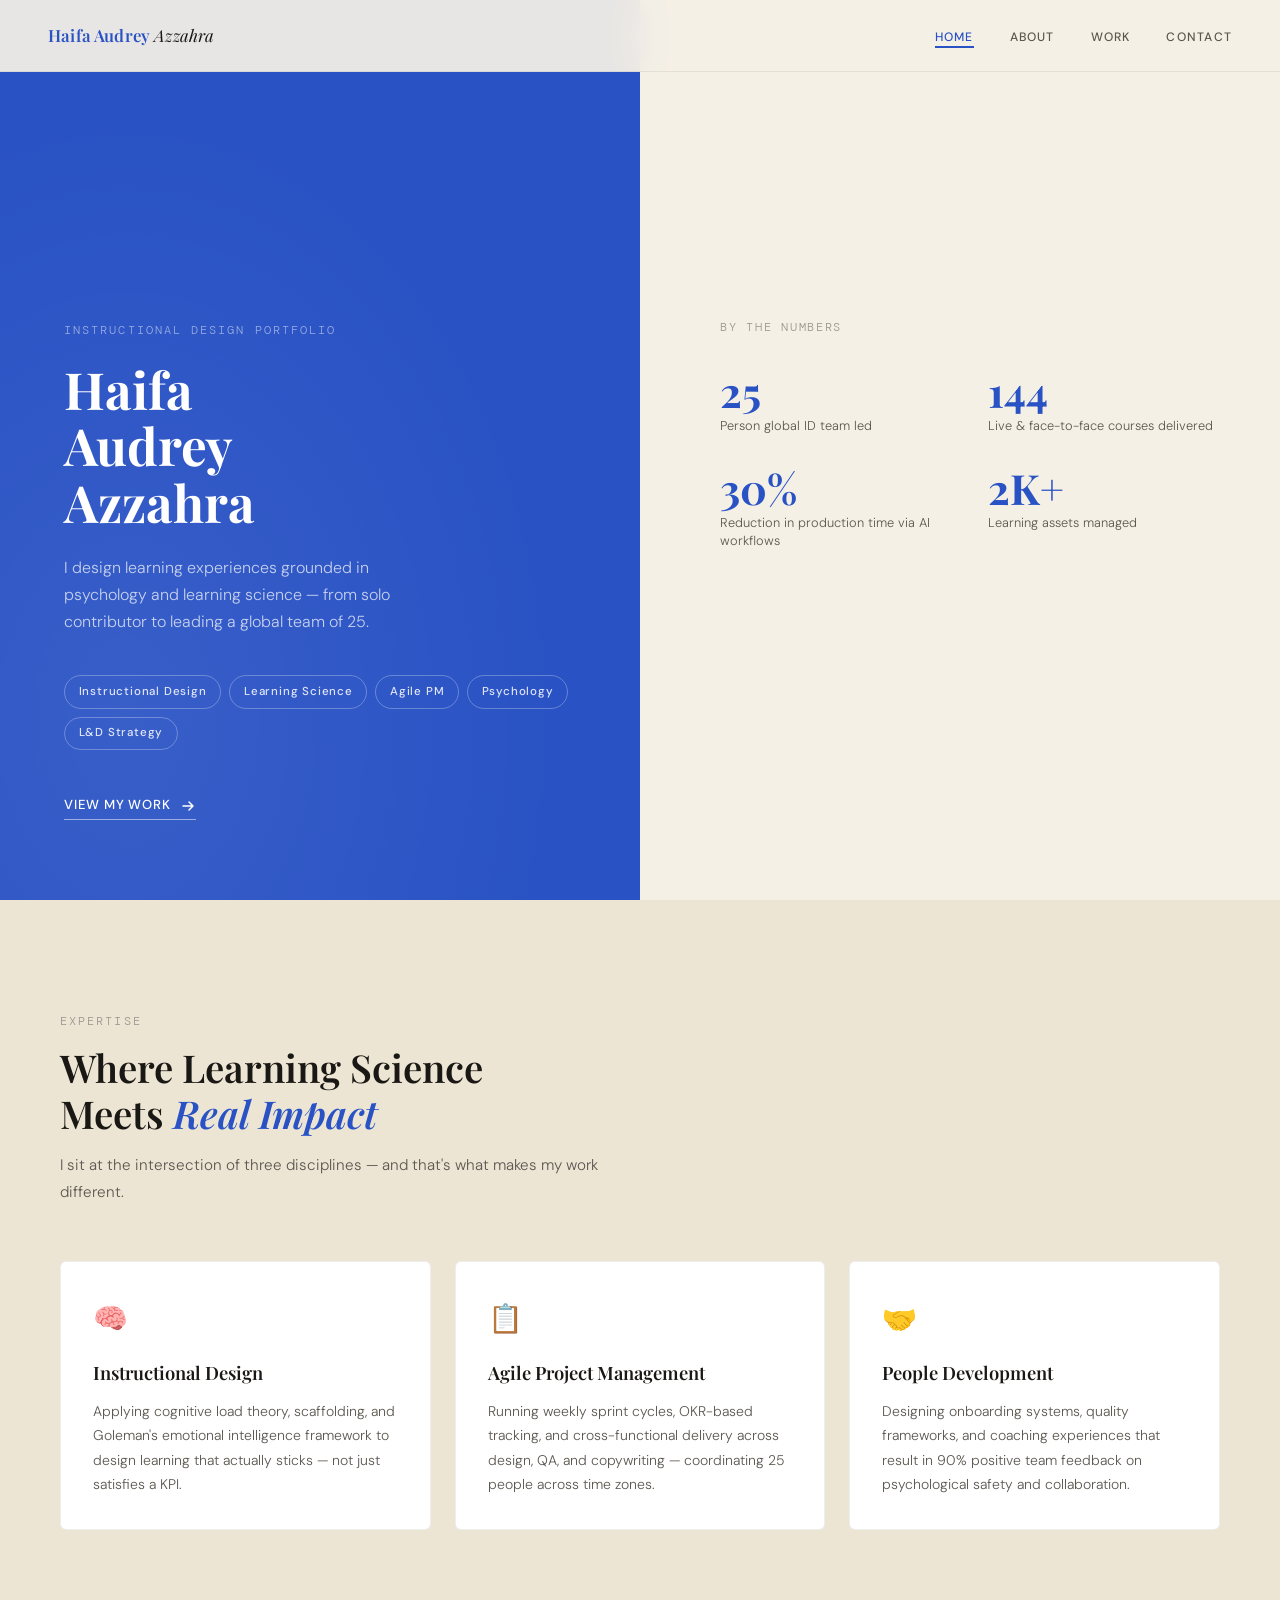
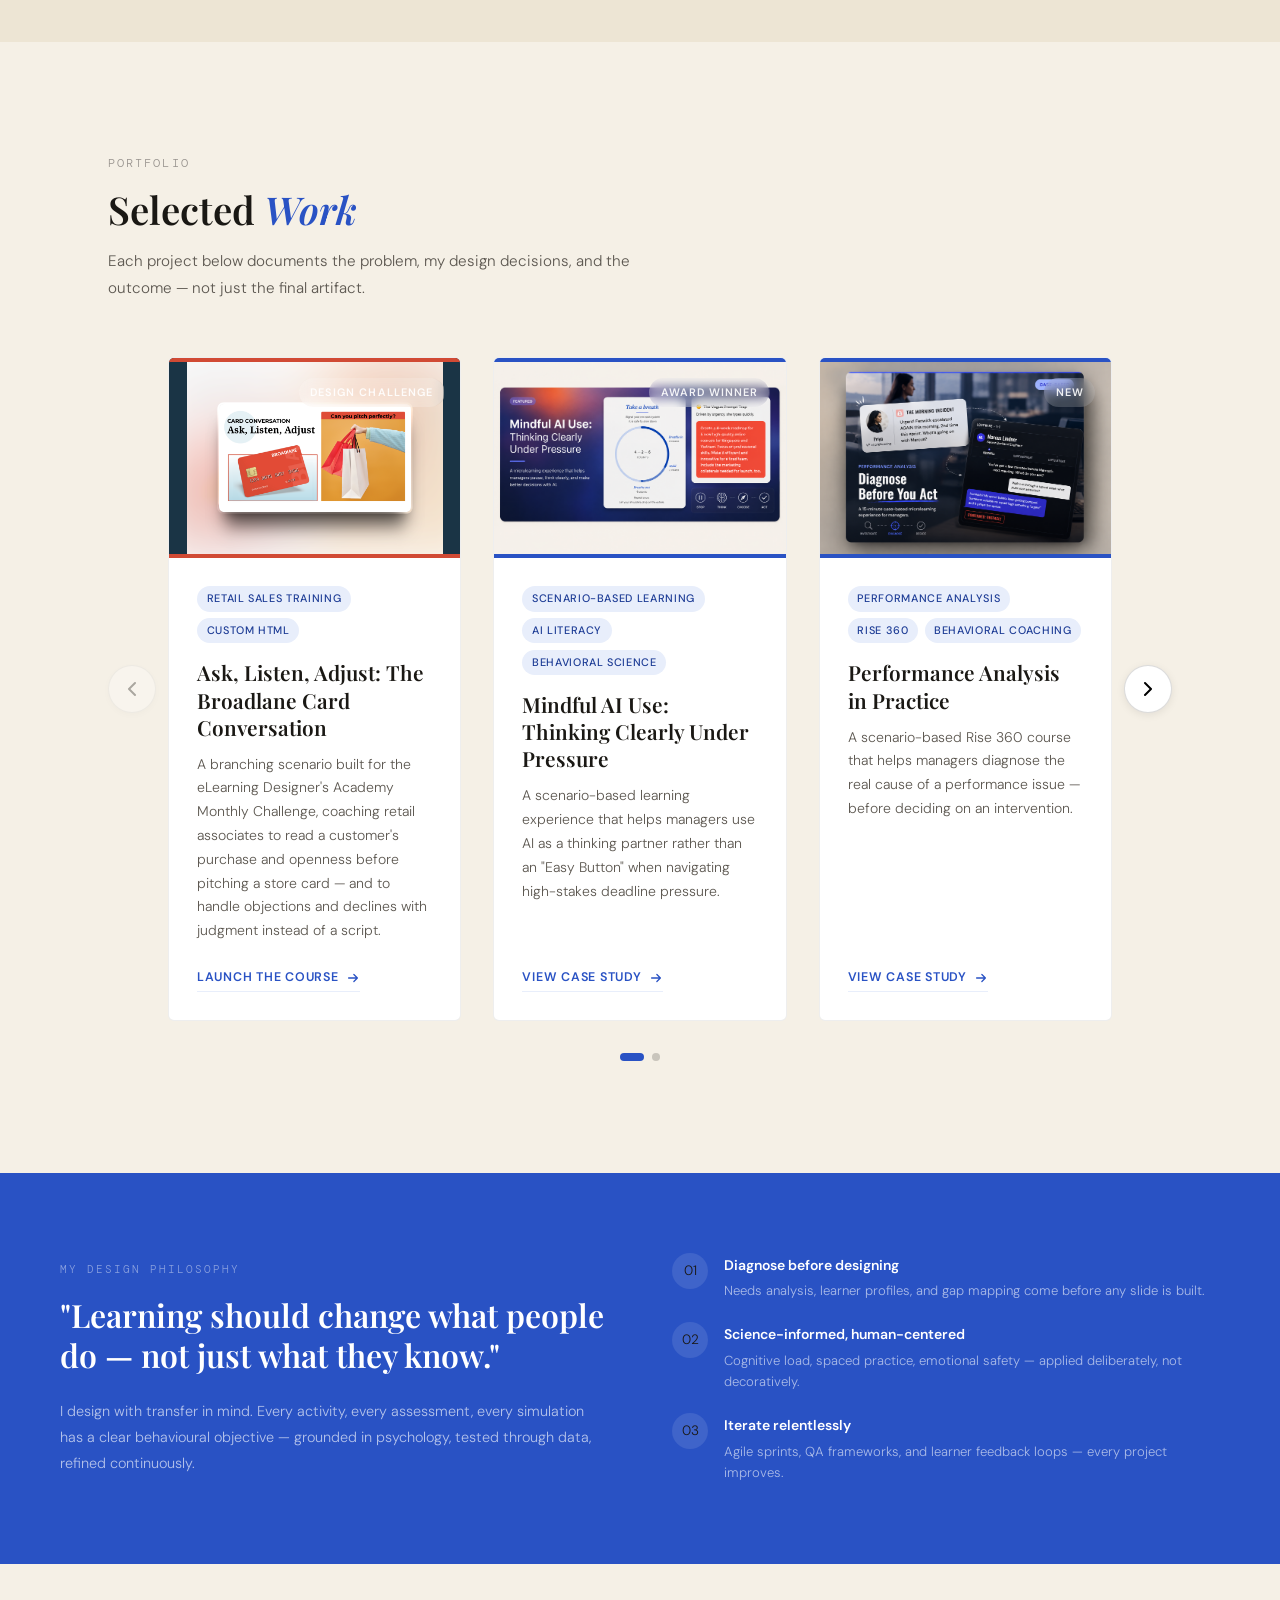
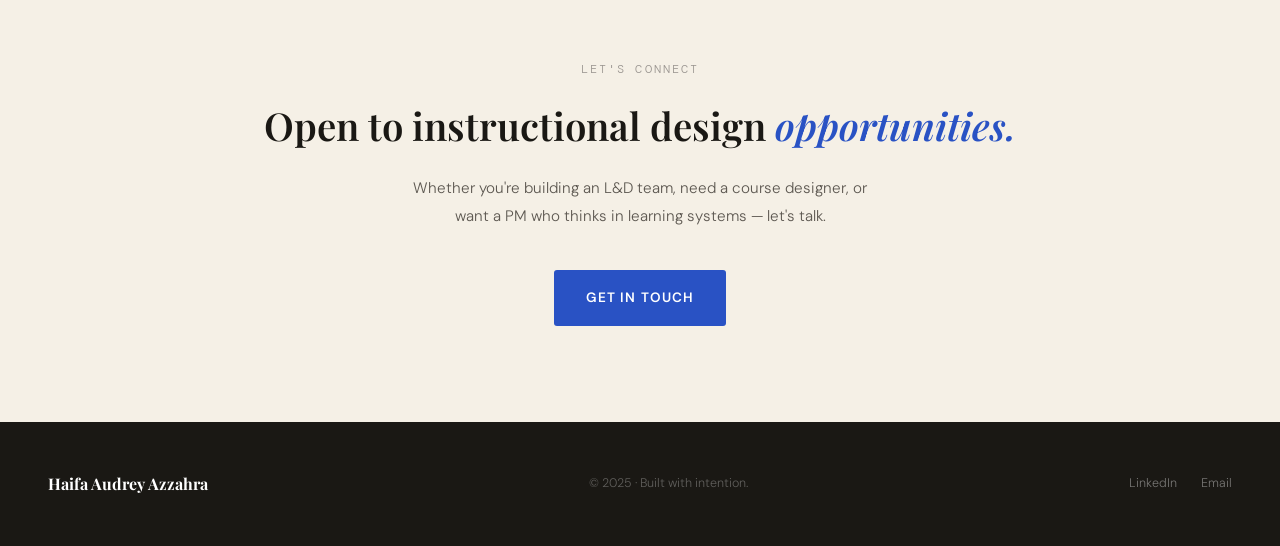
<file: index.html>
<!DOCTYPE html>
<html lang="en">
<head>
  <meta charset="UTF-8" />
  <meta name="viewport" content="width=device-width, initial-scale=1.0" />
  <title>Haifa Audrey Azzahra — Instructional Design Portfolio</title>
  <meta name="description" content="Instructional Designer & Learning Strategist with expertise in learning science, psychology, and agile project management." />
  <link rel="stylesheet" href="style.css" />
</head>
<body>

  <!-- NAV -->
  <nav>
    <a href="index.html" class="nav-brand">Haifa Audrey <span>Azzahra</span></a>
    <ul class="nav-links" id="navLinks">
      <li><a href="index.html" class="active">Home</a></li>
      <li><a href="about.html">About</a></li>
      <li><a href="index.html#work">Work</a></li>
      <li><a href="contact.html">Contact</a></li>
    </ul>
    <button class="hamburger" id="hamburger" aria-label="Menu">
      <span></span><span></span><span></span>
    </button>
  </nav>

  <!-- HERO -->
  <section class="hero">
    <div class="hero-left">
      <p class="hero-eyebrow">Instructional Design Portfolio</p>
      <h1 class="hero-name">Haifa<br>Audrey<br>Azzahra</h1>
      <p class="hero-title">I design learning experiences grounded in psychology and learning science — from solo contributor to leading a global team of 25.</p>
      <div class="hero-tags">
        <span class="hero-tag">Instructional Design</span>
        <span class="hero-tag">Learning Science</span>
        <span class="hero-tag">Agile PM</span>
        <span class="hero-tag">Psychology</span>
        <span class="hero-tag">L&D Strategy</span>
      </div>
      <a href="#work" class="hero-cta">
        View My Work
        <svg width="16" height="16" viewBox="0 0 16 16" fill="none"><path d="M3 8h10M9 4l4 4-4 4" stroke="currentColor" stroke-width="1.5" stroke-linecap="round" stroke-linejoin="round"/></svg>
      </a>
    </div>
    <div class="hero-right">
      <p class="hero-right-label">By the numbers</p>
      <div class="stat-grid">
        <div class="fade-up">
          <div class="stat-num">25</div>
          <div class="stat-label">Person global ID team led</div>
        </div>
        <div class="fade-up">
          <div class="stat-num">144</div>
          <div class="stat-label">Live & face-to-face courses delivered</div>
        </div>
        <div class="fade-up">
          <div class="stat-num">30%</div>
          <div class="stat-label">Reduction in production time via AI workflows</div>
        </div>
        <div class="fade-up">
          <div class="stat-num">2K+</div>
          <div class="stat-label">Learning assets managed </div>
        </div>
      </div>
      
  </section>

  <!-- WHAT I DO -->
  <section class="section-alt">
    <div class="section-inner">
      <p class="section-label">Expertise</p>
      <h2 class="section-heading">Where Learning Science<br>Meets <em>Real Impact</em></h2>
      <p class="section-sub">I sit at the intersection of three disciplines — and that's what makes my work different.</p>
      <div style="display:grid; grid-template-columns: repeat(auto-fit, minmax(260px,1fr)); gap:1.5rem;">
        <div style="background:var(--white); border-radius:6px; padding:2rem; border:1px solid rgba(26,24,20,0.07);">
          <div style="font-size:1.75rem; margin-bottom:0.85rem;">🧠</div>
          <h3 style="font-family:var(--serif);font-size:1.15rem;font-weight:600;margin-bottom:0.6rem;">Instructional Design</h3>
          <p style="font-size:0.875rem;color:var(--ink-muted);line-height:1.75;">Applying cognitive load theory, scaffolding, and Goleman's emotional intelligence framework to design learning that actually sticks — not just satisfies a KPI.</p>
        </div>
        <div style="background:var(--white); border-radius:6px; padding:2rem; border:1px solid rgba(26,24,20,0.07);">
          <div style="font-size:1.75rem; margin-bottom:0.85rem;">📋</div>
          <h3 style="font-family:var(--serif);font-size:1.15rem;font-weight:600;margin-bottom:0.6rem;">Agile Project Management</h3>
          <p style="font-size:0.875rem;color:var(--ink-muted);line-height:1.75;">Running weekly sprint cycles, OKR-based tracking, and cross-functional delivery across design, QA, and copywriting — coordinating 25 people across time zones.</p>
        </div>
        <div style="background:var(--white); border-radius:6px; padding:2rem; border:1px solid rgba(26,24,20,0.07);">
          <div style="font-size:1.75rem; margin-bottom:0.85rem;">🤝</div>
          <h3 style="font-family:var(--serif);font-size:1.15rem;font-weight:600;margin-bottom:0.6rem;">People Development</h3>
          <p style="font-size:0.875rem;color:var(--ink-muted);line-height:1.75;">Designing onboarding systems, quality frameworks, and coaching experiences that result in 90% positive team feedback on psychological safety and collaboration.</p>
        </div>
      </div>
    </div>
  </section>

<!-- WORK -->
<section class="section" id="work">
  <p class="section-label">Portfolio</p>
  <h2 class="section-heading">Selected <em>Work</em></h2>
  <p class="section-sub">Each project below documents the problem, my design decisions, and the outcome — not just the final artifact.</p>

  <div class="carousel-container">
    <button class="carousel-btn carousel-prev" aria-label="Previous">
      <svg width="24" height="24" viewBox="0 0 24 24" fill="none"><path d="M15 18l-6-6 6-6" stroke="currentColor" stroke-width="2" stroke-linecap="round" stroke-linejoin="round"/></svg>
    </button>
    
    <div class="carousel-track-container">
      <div class="carousel-track">

<!-- Project 1: Broadlane Card Conversation -->
  <div class="project-card carousel-slide">
    <div class="card-thumb" style="overflow:hidden; position:relative; border-top: 4px solid #D14A34; border-bottom: 4px solid #D14A34; background:#1A3445;">
      <span class="card-thumb-label">Design Challenge</span>
      <img src="assets/broadlane/broadlane.png" alt="Broadlane Preferred Card course cover" style="width:100%;height:100%;object-fit:contain;display:block;" onerror="this.src='https://placehold.co/600x400/1A3445/ffffff?text=Ask%2C+Listen%2C+Adjust'">
    </div>
    <div class="card-body">
      <div class="card-tags">
        <span class="card-tag">Retail Sales Training</span>
        <span class="card-tag">Custom HTML</span>
      </div>
      <h3 class="card-title">Ask, Listen, Adjust: The Broadlane Card Conversation</h3>
      <p class="card-desc">A branching scenario built for the eLearning Designer's Academy Monthly Challenge, coaching retail associates to read a customer's purchase and openness before pitching a store card — and to handle objections and declines with judgment instead of a script.</p>
      <a href="projects/Broadlane_Course_AskListenAdjust.html" class="card-link" target="_blank" rel="noopener">
        Launch the Course
        <svg width="14" height="14" viewBox="0 0 16 16" fill="none"><path d="M3 8h10M9 4l4 4-4 4" stroke="currentColor" stroke-width="1.5" stroke-linecap="round" stroke-linejoin="round"/></svg>
      </a>
    </div>
  </div>

<!-- Project 2: Mindful AI Use Case Study -->
  <div class="project-card carousel-slide">
    <div class="card-thumb" style="overflow:hidden; position:relative; border-top: 4px solid #2952C4; border-bottom: 4px solid #2952C4;">
      <span class="card-thumb-label award">Award Winner</span>
      <img src="assets/mindful-ai-cover.png" alt="Mindful AI Use case study cover" style="width:100%;height:100%;object-fit:cover;display:block;" onerror="this.src='https://placehold.co/600x400/2952C4/ffffff?text=Mindful+AI+Use+Case+Study'">
    </div>
    <div class="card-body">
      <div class="card-tags">
        <span class="card-tag">Scenario-Based Learning</span>
        <span class="card-tag">AI Literacy</span>
        <span class="card-tag">Behavioral Science</span>
      </div>
      <h3 class="card-title">Mindful AI Use: Thinking Clearly Under Pressure</h3>
      <p class="card-desc">A scenario-based learning experience that helps managers use AI as a thinking partner rather than an "Easy Button" when navigating high-stakes deadline pressure.</p>
      <a href="projects/mindful_ai_use_case_study.html" class="card-link">
        View Case Study
        <svg width="14" height="14" viewBox="0 0 16 16" fill="none"><path d="M3 8h10M9 4l4 4-4 4" stroke="currentColor" stroke-width="1.5" stroke-linecap="round" stroke-linejoin="round"/></svg>
      </a>
    </div>
  </div>

<!-- Project 3: Performance Analysis in Practice -->
        <div class="project-card carousel-slide">
          <div class="card-thumb" style="overflow:hidden; position:relative; border-top: 4px solid #2952C4; border-bottom: 4px solid #2952C4;">
            <span class="card-thumb-label">New</span>
            <img src="assets/performance-analysis-course-cover.png" alt="Performance Analysis in Practice case study cover" style="width:100%;height:100%;object-fit:cover;display:block;" onerror="this.src='https://placehold.co/600x400/2952C4/ffffff?text=Performance+Analysis+in+Practice'">
          </div>
          <div class="card-body">
            <div class="card-tags">
              <span class="card-tag">Performance Analysis</span>
              <span class="card-tag">Rise 360</span>
              <span class="card-tag">Behavioral Coaching</span>
            </div>
            <h3 class="card-title">Performance Analysis in Practice</h3>
            <p class="card-desc">A scenario-based Rise 360 course that helps managers diagnose the real cause of a performance issue — before deciding on an intervention.</p>
            <a href="projects/performance_analysis_case_study.html" class="card-link">
              View Case Study
              <svg width="14" height="14" viewBox="0 0 16 16" fill="none"><path d="M3 8h10M9 4l4 4-4 4" stroke="currentColor" stroke-width="1.5" stroke-linecap="round" stroke-linejoin="round"/></svg>
            </a>
          </div>
        </div>

        
<!-- Project 4: Systems Thinking Case Study -->
        <div class="project-card carousel-slide">
          <div class="card-thumb" style="overflow:hidden; position:relative; border-top: 4px solid #2952C4; border-bottom: 4px solid #2952C4;">
            <span class="card-thumb-label">Featured</span>
            <img src="assets/systems-cover.png" alt="Systems Thinking case study cover" style="width:100%;height:100%;object-fit:cover;display:block;">
          </div>
          <div class="card-body">
            <div class="card-tags">
              <span class="card-tag">Systems Thinking</span>
              <span class="card-tag">Agile PM</span>
              <span class="card-tag">L&D Strategy</span>
            </div>
            <h3 class="card-title">Catalyzing Skills Application</h3>
            <p class="card-desc">A large-scale soft skills programme redesign under extreme volume pressure — shifting the organisational mental model from awareness to application inside a live, high-velocity production system.</p>
            <a href="projects/systems_thinking_case_study.html" class="card-link">
              View Case Study
              <svg width="14" height="14" viewBox="0 0 16 16" fill="none"><path d="M3 8h10M9 4l4 4-4 4" stroke="currentColor" stroke-width="1.5" stroke-linecap="round" stroke-linejoin="round"/></svg>
            </a>
          </div>
        </div>

        <!-- Project 5: Storyline IELTS SRL -->
        <div class="project-card carousel-slide">
          <div class="card-thumb" style="overflow:hidden; position:relative; border-top: 4px solid #2952C4; border-bottom: 4px solid #2952C4;">
            <span class="card-thumb-label">Live</span>
            <img src="assets/ielts-cover-4.png" alt="IELTS project cover" style="width:100%;height:100%;object-fit:cover;display:block;">
          </div>
          <div class="card-body">
            <div class="card-tags">
              <span class="card-tag">Storyline 3</span>
              <span class="card-tag">SRL</span>
              <span class="card-tag">AI Coach</span>
              <span class="card-tag">JavaScript</span>
            </div>
            <h3 class="card-title">Improving IELTS Writing with Focus</h3>
            <p class="card-desc">A full-cycle SRL learning experience designed from Zimmerman's framework outward — a two-tool ecosystem where Storyline manages session architecture and an AI writing coach provides adaptive, essay-specific feedback.</p>
            <a href="projects/storyline-ielts.html" class="card-link">
              View Case Study
              <svg width="14" height="14" viewBox="0 0 16 16" fill="none"><path d="M3 8h10M9 4l4 4-4 4" stroke="currentColor" stroke-width="1.5" stroke-linecap="round" stroke-linejoin="round"/></svg>
            </a>
          </div>
        </div>

        <!-- Project 6: K-12 Modules -->
        <div class="project-card carousel-slide">
          <div class="card-thumb" style="overflow:hidden; position:relative; border-top: 4px solid #7B5E3A; border-bottom: 4px solid #7B5E3A;">
            <span class="card-thumb-label">Archive</span>
            <img src="assets/k12-cover.png" alt="K-12 modules cover" style="width:100%;height:100%;object-fit:cover;display:block;">
          </div>
          <div class="card-body">
            <div class="card-tags">
              <span class="card-tag">Blended Learning</span>
              <span class="card-tag">Inquiry-Based</span>
              <span class="card-tag">K-12</span>
              <span class="card-tag">Indonesia</span>
            </div>
            <h3 class="card-title">Pre-School & K-12 Learning Modules</h3>
            <p class="card-desc">Inquiry-based blended modules for Indonesian learners ages 3-11. Designed science, math, and social-emotional learning experiences that move students from procedural thinking to transferable understanding.</p>
            <a href="projects/k12-modules.html" class="card-link">
              View Case Study
              <svg width="14" height="14" viewBox="0 0 16 16" fill="none"><path d="M3 8h10M9 4l4 4-4 4" stroke="currentColor" stroke-width="1.5" stroke-linecap="round" stroke-linejoin="round"/></svg>
            </a>
          </div>
        </div>

      </div>
    </div>

    <button class="carousel-btn carousel-next" aria-label="Next">
      <svg width="24" height="24" viewBox="0 0 24 24" fill="none"><path d="M9 18l6-6-6-6" stroke="currentColor" stroke-width="2" stroke-linecap="round" stroke-linejoin="round"/></svg>
    </button>
  </div>

  <div class="carousel-dots"></div>
</section>

  <!-- PHILOSOPHY STRIP -->
  <div style="background:var(--cobalt);padding:5rem 3rem;">
    <div style="max-width:var(--max-w);margin:0 auto;display:grid;grid-template-columns:1fr 1fr;gap:4rem;align-items:center;">
      <div>
        <p style="font-family:var(--mono);font-size:0.7rem;letter-spacing:0.18em;text-transform:uppercase;color:rgba(255,255,255,0.45);margin-bottom:1rem;">My Design Philosophy</p>
        <h2 style="font-family:var(--serif);font-size:clamp(1.6rem,2.5vw,2.2rem);font-weight:600;color:var(--white);line-height:1.25;margin-bottom:1.5rem;">"Learning should change what people do — not just what they know."</h2>
        <p style="font-size:0.9rem;color:rgba(255,255,255,0.65);line-height:1.8;">I design with transfer in mind. Every activity, every assessment, every simulation has a clear behavioural objective — grounded in psychology, tested through data, refined continuously.</p>
      </div>
      <div style="display:flex;flex-direction:column;gap:1.25rem;">
        <div style="display:flex;gap:1rem;align-items:flex-start;">
          <div style="background:rgba(255,255,255,0.1);border-radius:50%;width:36px;height:36px;display:flex;align-items:center;justify-content:center;flex-shrink:0;font-size:0.85rem;">01</div>
          <div>
            <div style="font-weight:600;color:var(--white);font-size:0.875rem;margin-bottom:0.2rem;">Diagnose before designing</div>
            <div style="font-size:0.82rem;color:rgba(255,255,255,0.6);line-height:1.65;">Needs analysis, learner profiles, and gap mapping come before any slide is built.</div>
          </div>
        </div>
        <div style="display:flex;gap:1rem;align-items:flex-start;">
          <div style="background:rgba(255,255,255,0.1);border-radius:50%;width:36px;height:36px;display:flex;align-items:center;justify-content:center;flex-shrink:0;font-size:0.85rem;">02</div>
          <div>
            <div style="font-weight:600;color:var(--white);font-size:0.875rem;margin-bottom:0.2rem;">Science-informed, human-centered</div>
            <div style="font-size:0.82rem;color:rgba(255,255,255,0.6);line-height:1.65;">Cognitive load, spaced practice, emotional safety — applied deliberately, not decoratively.</div>
          </div>
        </div>
        <div style="display:flex;gap:1rem;align-items:flex-start;">
          <div style="background:rgba(255,255,255,0.1);border-radius:50%;width:36px;height:36px;display:flex;align-items:center;justify-content:center;flex-shrink:0;font-size:0.85rem;">03</div>
          <div>
            <div style="font-weight:600;color:var(--white);font-size:0.875rem;margin-bottom:0.2rem;">Iterate relentlessly</div>
            <div style="font-size:0.82rem;color:rgba(255,255,255,0.6);line-height:1.65;">Agile sprints, QA frameworks, and learner feedback loops — every project improves.</div>
          </div>
        </div>
      </div>
    </div>
  </div>

  <!-- CTA -->
  <section style="padding:6rem 3rem;text-align:center;">
    <p style="font-family:var(--mono);font-size:0.72rem;letter-spacing:0.18em;text-transform:uppercase;color:var(--ink-light);margin-bottom:0.75rem;">Let's Connect</p>
    <h2 style="font-family:var(--serif);font-size:clamp(1.8rem,3vw,2.4rem);font-weight:600;color:var(--ink);margin-bottom:1rem;">Open to instructional design <em style="color:var(--cobalt);">opportunities.</em></h2>
    <p style="font-size:0.95rem;color:var(--ink-muted);max-width:480px;margin:0 auto 2.5rem;line-height:1.8;">Whether you're building an L&D team, need a course designer, or want a PM who thinks in learning systems — let's talk.</p>
    <a href="contact.html" style="display:inline-flex;align-items:center;gap:0.6rem;background:var(--cobalt);color:var(--white);padding:1rem 2rem;border-radius:3px;font-size:0.85rem;font-weight:600;letter-spacing:0.08em;text-transform:uppercase;transition:background 0.25s;" onmouseover="this.style.background='var(--cobalt-dark)'" onmouseout="this.style.background='var(--cobalt)'">Get in Touch</a>
  </section>

  <!-- FOOTER -->
  <footer>
    <div class="footer-brand"><strong>Haifa Audrey Azzahra</strong></div>
    <div class="footer-copy">© 2025 · Built with intention.</div>
    <div class="footer-links">
      <a href="https://www.linkedin.com/in/haifa-audrey/" target="_blank">LinkedIn</a>
      <a href="mailto:ahaifaaudrey@gmail.com">Email</a>
    </div>
  </footer>

  <script>
    // Hamburger
    const ham = document.getElementById('hamburger');
    const nav = document.getElementById('navLinks');
    ham.addEventListener('click', () => nav.classList.toggle('open'));

    // Scroll fade-up
    const observer = new IntersectionObserver((entries) => {
      entries.forEach(e => { if (e.isIntersecting) e.target.classList.add('visible'); });
    }, { threshold: 0.15 });
    document.querySelectorAll('.fade-up').forEach(el => observer.observe(el));

    // Carousel
    const track = document.querySelector('.carousel-track');
    const slides = Array.from(document.querySelectorAll('.carousel-slide'));
    const nextButton = document.querySelector('.carousel-next');
    const prevButton = document.querySelector('.carousel-prev');
    const dotsContainer = document.querySelector('.carousel-dots');

    if (track && slides.length > 0) {
      let currentIndex = 0;
      
      const getSlidesPerView = () => {
        return window.innerWidth > 1024 ? 3 : (window.innerWidth > 768 ? 2 : 1);
      };

      let slidesPerView = getSlidesPerView();
      const maxIndex = Math.max(0, slides.length - slidesPerView);

      // Create dots
      const dotsNeeded = Math.ceil(slides.length / slidesPerView);
      dotsContainer.innerHTML = '';
      for (let i = 0; i < dotsNeeded; i++) {
        const dot = document.createElement('button');
        dot.classList.add('carousel-dot');
        if (i === 0) dot.classList.add('active');
        dot.addEventListener('click', () => {
          currentIndex = Math.min(i * slidesPerView, maxIndex);
          moveToSlide(currentIndex);
        });
        dotsContainer.appendChild(dot);
      }

      const dots = Array.from(dotsContainer.children);

      const moveToSlide = (index) => {
        const slideWidth = slides[0].offsetWidth;
        const gap = 32; // 2rem gap
        const offset = index * (slideWidth + gap);
        track.style.transform = `translateX(-${offset}px)`;
        
        const activeDotIndex = Math.floor(index / slidesPerView);
        dots.forEach((dot, i) => {
          dot.classList.toggle('active', i === activeDotIndex);
        });

        // Update button states
        prevButton.style.opacity = currentIndex === 0 ? '0.3' : '1';
        prevButton.style.cursor = currentIndex === 0 ? 'not-allowed' : 'pointer';
        nextButton.style.opacity = currentIndex >= maxIndex ? '0.3' : '1';
        nextButton.style.cursor = currentIndex >= maxIndex ? 'not-allowed' : 'pointer';
      };

      nextButton.addEventListener('click', () => {
        if (currentIndex < maxIndex) {
          currentIndex = Math.min(currentIndex + slidesPerView, maxIndex);
          moveToSlide(currentIndex);
        }
      });

      prevButton.addEventListener('click', () => {
        if (currentIndex > 0) {
          currentIndex = Math.max(currentIndex - slidesPerView, 0);
          moveToSlide(currentIndex);
        }
      });

      // Handle window resize
      let resizeTimer;
      window.addEventListener('resize', () => {
        clearTimeout(resizeTimer);
        resizeTimer = setTimeout(() => {
          const newSlidesPerView = getSlidesPerView();
          if (newSlidesPerView !== slidesPerView) {
            slidesPerView = newSlidesPerView;
            currentIndex = 0;
            
            // Recreate dots
            const newDotsNeeded = Math.ceil(slides.length / slidesPerView);
            dotsContainer.innerHTML = '';
            for (let i = 0; i < newDotsNeeded; i++) {
              const dot = document.createElement('button');
              dot.classList.add('carousel-dot');
              if (i === 0) dot.classList.add('active');
              dot.addEventListener('click', () => {
                currentIndex = Math.min(i * slidesPerView, maxIndex);
                moveToSlide(currentIndex);
              });
              dotsContainer.appendChild(dot);
            }
            
            moveToSlide(0);
          }
        }, 250);
      });

      // Initial state
      moveToSlide(0);
    }
  </script>
</body>
</html>
</file>
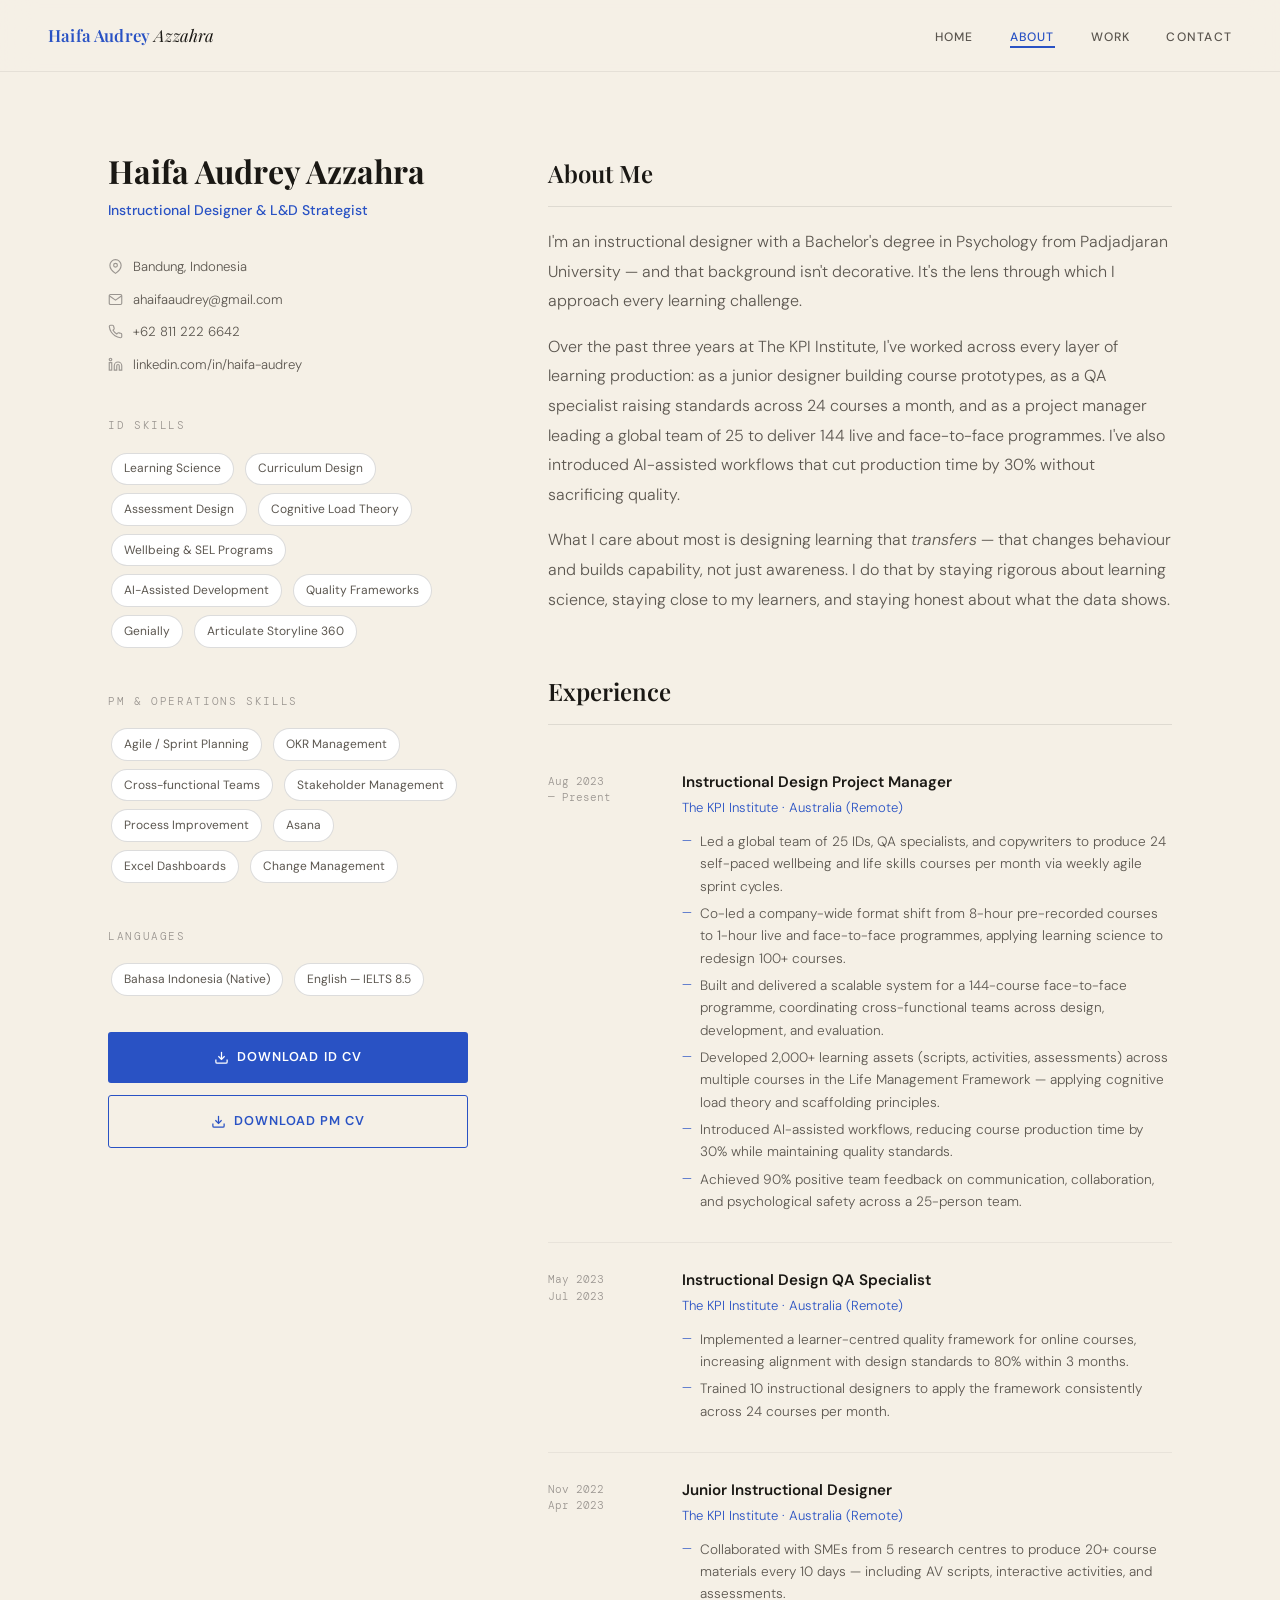
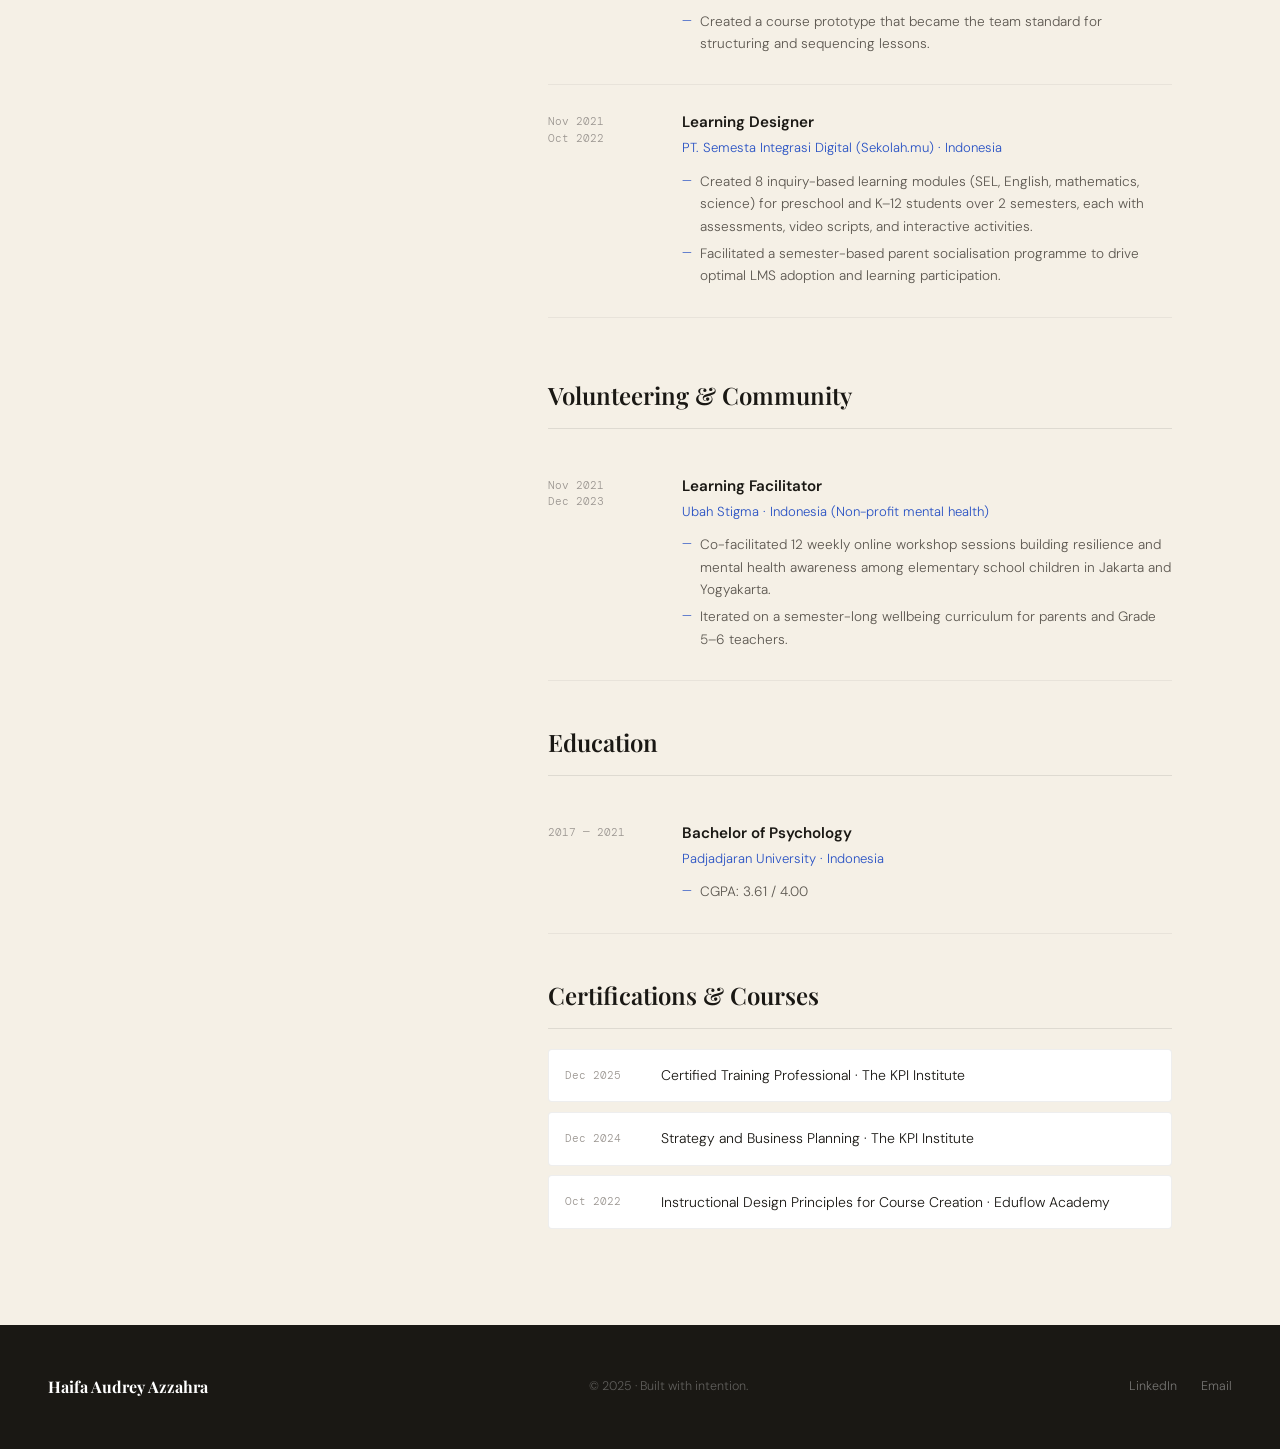
<file: about.html>
<!DOCTYPE html>
<html lang="en">
<head>
  <meta charset="UTF-8" />
  <meta name="viewport" content="width=device-width, initial-scale=1.0" />
  <title>About — Haifa Audrey Azzahra</title>
  <meta name="description" content="Instructional Designer & Project Manager. Psychology graduate from Padjadjaran University with 3+ years designing scalable learning programmes." />
  <link rel="stylesheet" href="style.css" />
</head>
<body>

  <nav>
    <a href="index.html" class="nav-brand">Haifa Audrey <span>Azzahra</span></a>
    <ul class="nav-links" id="navLinks">
      <li><a href="index.html">Home</a></li>
      <li><a href="about.html" class="active">About</a></li>
      <li><a href="index.html#work">Work</a></li>
      <li><a href="contact.html">Contact</a></li>
    </ul>
    <button class="hamburger" id="hamburger" aria-label="Menu">
      <span></span><span></span><span></span>
    </button>
  </nav>

  <div class="about-split">

    <!-- SIDEBAR -->
    <aside class="about-sidebar fade-up">
      <h1 class="about-sidebar-name">Haifa Audrey Azzahra</h1>
      <p class="about-sidebar-title">Instructional Designer &amp; L&amp;D Strategist</p>

      <div class="about-contact-item">
        <svg width="15" height="15" viewBox="0 0 24 24" fill="none" stroke="var(--ink-light)" stroke-width="1.8"><path d="M21 10c0 7-9 13-9 13S3 17 3 10a9 9 0 0118 0z"/><circle cx="12" cy="10" r="3"/></svg>
        Bandung, Indonesia
      </div>
      <div class="about-contact-item">
        <svg width="15" height="15" viewBox="0 0 24 24" fill="none" stroke="var(--ink-light)" stroke-width="1.8"><path d="M4 4h16c1.1 0 2 .9 2 2v12c0 1.1-.9 2-2 2H4c-1.1 0-2-.9-2-2V6c0-1.1.9-2 2-2z"/><polyline points="22,6 12,13 2,6"/></svg>
        <a href="mailto:ahaifaaudrey@gmail.com">ahaifaaudrey@gmail.com</a>
      </div>
      <div class="about-contact-item">
        <svg width="15" height="15" viewBox="0 0 24 24" fill="none" stroke="var(--ink-light)" stroke-width="1.8"><path d="M22 16.92v3a2 2 0 01-2.18 2 19.79 19.79 0 01-8.63-3.07 19.5 19.5 0 01-6-6 19.79 19.79 0 01-3.07-8.67A2 2 0 014.11 2h3a2 2 0 012 1.72c.127.96.361 1.903.7 2.81a2 2 0 01-.45 2.11L8.09 9.91a16 16 0 006 6l1.27-1.27a2 2 0 012.11-.45c.907.339 1.85.573 2.81.7A2 2 0 0122 16.92z"/></svg>
        +62 811 222 6642
      </div>
      <div class="about-contact-item">
        <svg width="15" height="15" viewBox="0 0 24 24" fill="none" stroke="var(--ink-light)" stroke-width="1.8"><path d="M16 8a6 6 0 016 6v7h-4v-7a2 2 0 00-2-2 2 2 0 00-2 2v7h-4v-7a6 6 0 016-6z"/><rect x="2" y="9" width="4" height="12"/><circle cx="4" cy="4" r="2"/></svg>
        <a href="https://www.linkedin.com/in/haifa-audrey/" target="_blank">linkedin.com/in/haifa-audrey</a>
      </div>

      <!-- ID Skills -->
      <div class="about-skills-section">
        <p class="about-skills-label">ID Skills</p>
        <span class="skill-pill">Learning Science</span>
        <span class="skill-pill">Curriculum Design</span>
        <span class="skill-pill">Assessment Design</span>
        <span class="skill-pill">Cognitive Load Theory</span>
        <span class="skill-pill">Wellbeing & SEL Programs</span>
        <span class="skill-pill">AI-Assisted Development</span>
        <span class="skill-pill">Quality Frameworks</span>
        <span class="skill-pill">Genially</span>
        <span class="skill-pill">Articulate Storyline 360</span>
      </div>

      <!-- PM Skills -->
      <div class="about-skills-section">
        <p class="about-skills-label">PM & Operations Skills</p>
        <span class="skill-pill">Agile / Sprint Planning</span>
        <span class="skill-pill">OKR Management</span>
        <span class="skill-pill">Cross-functional Teams</span>
        <span class="skill-pill">Stakeholder Management</span>
        <span class="skill-pill">Process Improvement</span>
        <span class="skill-pill">Asana</span>
        <span class="skill-pill">Excel Dashboards</span>
        <span class="skill-pill">Change Management</span>
      </div>

      <!-- Languages -->
      <div class="about-skills-section">
        <p class="about-skills-label">Languages</p>
        <span class="skill-pill">Bahasa Indonesia (Native)</span>
        <span class="skill-pill">English — IELTS 8.5</span>
      </div>

      <!-- CV Downloads -->
      <a href="#" class="download-btn" onclick="alert('Upload your CV PDF to this folder and link it here. See README.md for instructions.'); return false;">
        <svg width="15" height="15" viewBox="0 0 24 24" fill="none" stroke="currentColor" stroke-width="2"><path d="M21 15v4a2 2 0 01-2 2H5a2 2 0 01-2-2v-4"/><polyline points="7 10 12 15 17 10"/><line x1="12" y1="15" x2="12" y2="3"/></svg>
        Download ID CV
      </a>
      <a href="#" class="download-btn" onclick="alert('Upload your CV PDF to this folder and link it here. See README.md for instructions.'); return false;">
        <svg width="15" height="15" viewBox="0 0 24 24" fill="none" stroke="currentColor" stroke-width="2"><path d="M21 15v4a2 2 0 01-2 2H5a2 2 0 01-2-2v-4"/><polyline points="7 10 12 15 17 10"/><line x1="12" y1="15" x2="12" y2="3"/></svg>
        Download PM CV
      </a>
    </aside>

    <!-- MAIN CONTENT -->
    <main class="about-main">

      <h2 class="about-section-title">About Me</h2>
      <div class="about-bio">
        <p>I'm an instructional designer with a Bachelor's degree in Psychology from Padjadjaran University — and that background isn't decorative. It's the lens through which I approach every learning challenge.</p>
        <p style="margin-top:1rem;">Over the past three years at The KPI Institute, I've worked across every layer of learning production: as a junior designer building course prototypes, as a QA specialist raising standards across 24 courses a month, and as a project manager leading a global team of 25 to deliver 144 live and face-to-face programmes. I've also introduced AI-assisted workflows that cut production time by 30% without sacrificing quality.</p>
        <p style="margin-top:1rem;">What I care about most is designing learning that <em>transfers</em> — that changes behaviour and builds capability, not just awareness. I do that by staying rigorous about learning science, staying close to my learners, and staying honest about what the data shows.</p>
      </div>

      <!-- EXPERIENCE -->
      <h2 class="about-section-title">Experience</h2>
      <div class="timeline">

        <div class="timeline-item fade-up">
          <div class="timeline-date">Aug 2023<br>— Present</div>
          <div>
            <div class="timeline-role">Instructional Design Project Manager</div>
            <div class="timeline-org">The KPI Institute · Australia (Remote)</div>
            <ul class="timeline-bullets">
              <li>Led a global team of 25 IDs, QA specialists, and copywriters to produce 24 self-paced wellbeing and life skills courses per month via weekly agile sprint cycles.</li>
              <li>Co-led a company-wide format shift from 8-hour pre-recorded courses to 1-hour live and face-to-face programmes, applying learning science to redesign 100+ courses.</li>
              <li>Built and delivered a scalable system for a 144-course face-to-face programme, coordinating cross-functional teams across design, development, and evaluation.</li>
              <li>Developed 2,000+ learning assets (scripts, activities, assessments) across multiple courses in the Life Management Framework — applying cognitive load theory and scaffolding principles.</li>
              <li>Introduced AI-assisted workflows, reducing course production time by 30% while maintaining quality standards.</li>
              <li>Achieved 90% positive team feedback on communication, collaboration, and psychological safety across a 25-person team.</li>
            </ul>
          </div>
        </div>

        <div class="timeline-item fade-up">
          <div class="timeline-date">May 2023<br>Jul 2023</div>
          <div>
            <div class="timeline-role">Instructional Design QA Specialist</div>
            <div class="timeline-org">The KPI Institute · Australia (Remote)</div>
            <ul class="timeline-bullets">
              <li>Implemented a learner-centred quality framework for online courses, increasing alignment with design standards to 80% within 3 months.</li>
              <li>Trained 10 instructional designers to apply the framework consistently across 24 courses per month.</li>
            </ul>
          </div>
        </div>

        <div class="timeline-item fade-up">
          <div class="timeline-date">Nov 2022<br>Apr 2023</div>
          <div>
            <div class="timeline-role">Junior Instructional Designer</div>
            <div class="timeline-org">The KPI Institute · Australia (Remote)</div>
            <ul class="timeline-bullets">
              <li>Collaborated with SMEs from 5 research centres to produce 20+ course materials every 10 days — including AV scripts, interactive activities, and assessments.</li>
              <li>Created a course prototype that became the team standard for structuring and sequencing lessons.</li>
            </ul>
          </div>
        </div>

        <div class="timeline-item fade-up">
          <div class="timeline-date">Nov 2021<br>Oct 2022</div>
          <div>
            <div class="timeline-role">Learning Designer</div>
            <div class="timeline-org">PT. Semesta Integrasi Digital (Sekolah.mu) · Indonesia</div>
            <ul class="timeline-bullets">
              <li>Created 8 inquiry-based learning modules (SEL, English, mathematics, science) for preschool and K–12 students over 2 semesters, each with assessments, video scripts, and interactive activities.</li>
              <li>Facilitated a semester-based parent socialisation programme to drive optimal LMS adoption and learning participation.</li>
            </ul>
          </div>
        </div>

      </div>

      <!-- VOLUNTEERING -->
      <h2 class="about-section-title">Volunteering &amp; Community</h2>
      <div class="timeline" style="margin-bottom:2.5rem;">
        <div class="timeline-item fade-up">
          <div class="timeline-date">Nov 2021<br>Dec 2023</div>
          <div>
            <div class="timeline-role">Learning Facilitator</div>
            <div class="timeline-org">Ubah Stigma · Indonesia (Non-profit mental health)</div>
            <ul class="timeline-bullets">
              <li>Co-facilitated 12 weekly online workshop sessions building resilience and mental health awareness among elementary school children in Jakarta and Yogyakarta.</li>
              <li>Iterated on a semester-long wellbeing curriculum for parents and Grade 5–6 teachers.</li>
            </ul>
          </div>
        </div>
      </div>

      <!-- EDUCATION -->
      <h2 class="about-section-title">Education</h2>
      <div class="timeline" style="margin-bottom:2.5rem;">
        <div class="timeline-item fade-up">
          <div class="timeline-date">2017 — 2021</div>
          <div>
            <div class="timeline-role">Bachelor of Psychology</div>
            <div class="timeline-org">Padjadjaran University · Indonesia</div>
            <ul class="timeline-bullets">
              <li>CGPA: 3.61 / 4.00</li>
            </ul>
          </div>
        </div>
      </div>

      <!-- CERTIFICATIONS -->
      <h2 class="about-section-title">Certifications &amp; Courses</h2>
      <div style="display:flex;flex-direction:column;gap:0.6rem;">
        <div style="display:flex;gap:1rem;align-items:center;padding:0.85rem 1rem;background:var(--white);border:1px solid rgba(26,24,20,0.07);border-radius:4px;" class="fade-up">
          <span style="font-family:var(--mono);font-size:0.7rem;color:var(--ink-light);min-width:80px;">Dec 2025</span>
          <span style="font-size:0.875rem;color:var(--ink);">Certified Training Professional · The KPI Institute</span>
        </div>
        <div style="display:flex;gap:1rem;align-items:center;padding:0.85rem 1rem;background:var(--white);border:1px solid rgba(26,24,20,0.07);border-radius:4px;" class="fade-up">
          <span style="font-family:var(--mono);font-size:0.7rem;color:var(--ink-light);min-width:80px;">Dec 2024</span>
          <span style="font-size:0.875rem;color:var(--ink);">Strategy and Business Planning · The KPI Institute</span>
        </div>
        <div style="display:flex;gap:1rem;align-items:center;padding:0.85rem 1rem;background:var(--white);border:1px solid rgba(26,24,20,0.07);border-radius:4px;" class="fade-up">
          <span style="font-family:var(--mono);font-size:0.7rem;color:var(--ink-light);min-width:80px;">Oct 2022</span>
          <span style="font-size:0.875rem;color:var(--ink);">Instructional Design Principles for Course Creation · Eduflow Academy</span>
        </div>
      </div>

    </main>
  </div>

  <footer>
    <div class="footer-brand"><strong>Haifa Audrey Azzahra</strong></div>
    <div class="footer-copy">© 2025 · Built with intention.</div>
    <div class="footer-links">
      <a href="https://www.linkedin.com/in/haifa-audrey/" target="_blank">LinkedIn</a>
      <a href="mailto:ahaifaaudrey@gmail.com">Email</a>
    </div>
  </footer>

  <script>
    const ham = document.getElementById('hamburger');
    const nav = document.getElementById('navLinks');
    ham.addEventListener('click', () => nav.classList.toggle('open'));
    const observer = new IntersectionObserver((entries) => {
      entries.forEach(e => { if (e.isIntersecting) e.target.classList.add('visible'); });
    }, { threshold: 0.1 });
    document.querySelectorAll('.fade-up').forEach(el => observer.observe(el));
  </script>
</body>
</html>
</file>
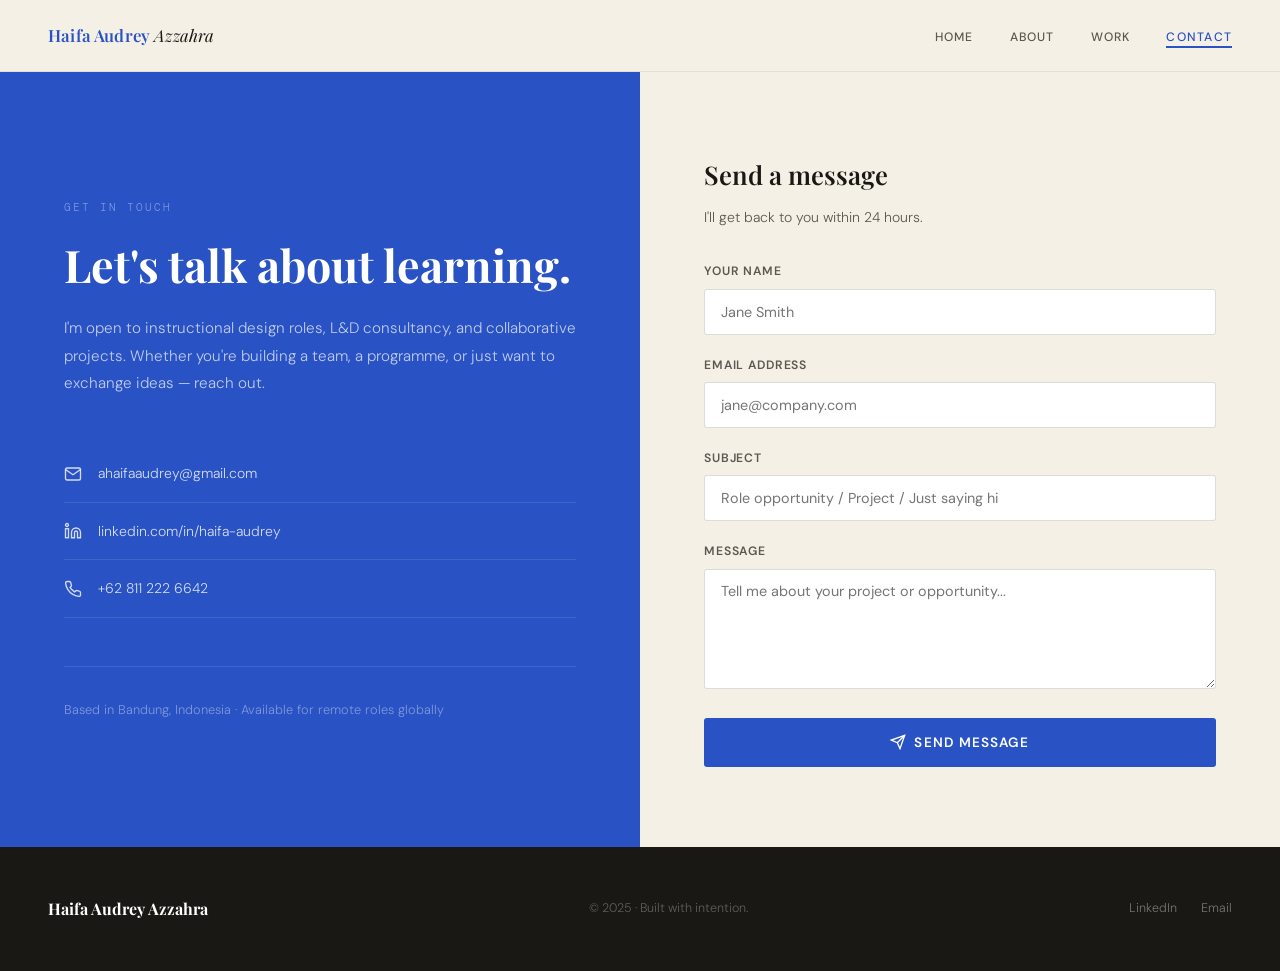
<file: contact.html>
<!DOCTYPE html>
<html lang="en">
<head>
  <meta charset="UTF-8" />
  <meta name="viewport" content="width=device-width, initial-scale=1.0" />
  <title>Contact — Haifa Audrey Azzahra</title>
  <link rel="stylesheet" href="style.css" />
</head>
<body>

  <nav>
    <a href="index.html" class="nav-brand">Haifa Audrey <span>Azzahra</span></a>
    <ul class="nav-links" id="navLinks">
      <li><a href="index.html">Home</a></li>
      <li><a href="about.html">About</a></li>
      <li><a href="index.html#work">Work</a></li>
      <li><a href="contact.html" class="active">Contact</a></li>
    </ul>
    <button class="hamburger" id="hamburger" aria-label="Menu">
      <span></span><span></span><span></span>
    </button>
  </nav>

  <div class="contact-split">
    <div class="contact-left">
      <p style="font-family:var(--mono);font-size:0.7rem;letter-spacing:0.18em;text-transform:uppercase;color:rgba(255,255,255,0.4);margin-bottom:1.25rem;">Get in Touch</p>
      <h1 class="contact-heading">Let's talk about learning.</h1>
      <p class="contact-sub">I'm open to instructional design roles, L&D consultancy, and collaborative projects. Whether you're building a team, a programme, or just want to exchange ideas — reach out.</p>
      <a href="mailto:ahaifaaudrey@gmail.com" class="contact-link-item">
        <svg width="18" height="18" viewBox="0 0 24 24" fill="none" stroke="currentColor" stroke-width="1.8"><path d="M4 4h16c1.1 0 2 .9 2 2v12c0 1.1-.9 2-2 2H4c-1.1 0-2-.9-2-2V6c0-1.1.9-2 2-2z"/><polyline points="22,6 12,13 2,6"/></svg>
        ahaifaaudrey@gmail.com
      </a>
      <a href="https://www.linkedin.com/in/haifa-audrey/" target="_blank" class="contact-link-item">
        <svg width="18" height="18" viewBox="0 0 24 24" fill="none" stroke="currentColor" stroke-width="1.8"><path d="M16 8a6 6 0 016 6v7h-4v-7a2 2 0 00-2-2 2 2 0 00-2 2v7h-4v-7a6 6 0 016-6z"/><rect x="2" y="9" width="4" height="12"/><circle cx="4" cy="4" r="2"/></svg>
        linkedin.com/in/haifa-audrey
      </a>
      <a href="tel:+628112226642" class="contact-link-item">
        <svg width="18" height="18" viewBox="0 0 24 24" fill="none" stroke="currentColor" stroke-width="1.8"><path d="M22 16.92v3a2 2 0 01-2.18 2 19.79 19.79 0 01-8.63-3.07 19.5 19.5 0 01-6-6 19.79 19.79 0 01-3.07-8.67A2 2 0 014.11 2h3a2 2 0 012 1.72c.127.96.361 1.903.7 2.81a2 2 0 01-.45 2.11L8.09 9.91a16 16 0 006 6l1.27-1.27a2 2 0 012.11-.45c.907.339 1.85.573 2.81.7A2 2 0 0122 16.92z"/></svg>
        +62 811 222 6642
      </a>
      <div style="margin-top:3rem;padding-top:2rem;border-top:1px solid rgba(255,255,255,0.1);">
        <p style="font-size:0.8rem;color:rgba(255,255,255,0.4);line-height:1.7;">Based in Bandung, Indonesia · Available for remote roles globally</p>
      </div>
    </div>

    <div class="contact-right">
      <h2 class="contact-form-title">Send a message</h2>
      <p class="contact-form-sub">I'll get back to you within 24 hours.</p>
      <form action="https://formspree.io/f/YOUR_FORM_ID" method="POST">
        <div class="form-group">
          <label class="form-label" for="name">Your Name</label>
          <input class="form-input" type="text" id="name" name="name" placeholder="Jane Smith" required />
        </div>
        <div class="form-group">
          <label class="form-label" for="email">Email Address</label>
          <input class="form-input" type="email" id="email" name="email" placeholder="jane@company.com" required />
        </div>
        <div class="form-group">
          <label class="form-label" for="subject">Subject</label>
          <input class="form-input" type="text" id="subject" name="subject" placeholder="Role opportunity / Project / Just saying hi" />
        </div>
        <div class="form-group">
          <label class="form-label" for="message">Message</label>
          <textarea class="form-input" id="message" name="message" rows="5" placeholder="Tell me about your project or opportunity..." required></textarea>
        </div>
        <button type="submit" class="form-submit">
          <svg width="16" height="16" viewBox="0 0 24 24" fill="none" stroke="currentColor" stroke-width="2"><line x1="22" y1="2" x2="11" y2="13"/><polygon points="22 2 15 22 11 13 2 9 22 2"/></svg>
          Send Message
        </button>
      </form>
    </div>
  </div>

  <footer>
    <div class="footer-brand"><strong>Haifa Audrey Azzahra</strong></div>
    <div class="footer-copy">© 2025 · Built with intention.</div>
    <div class="footer-links">
      <a href="https://www.linkedin.com/in/haifa-audrey/" target="_blank">LinkedIn</a>
      <a href="mailto:ahaifaaudrey@gmail.com">Email</a>
    </div>
  </footer>

  <script>
    const ham = document.getElementById('hamburger');
    const nav = document.getElementById('navLinks');
    ham.addEventListener('click', () => nav.classList.toggle('open'));
  </script>
</body>
</html>
</file>
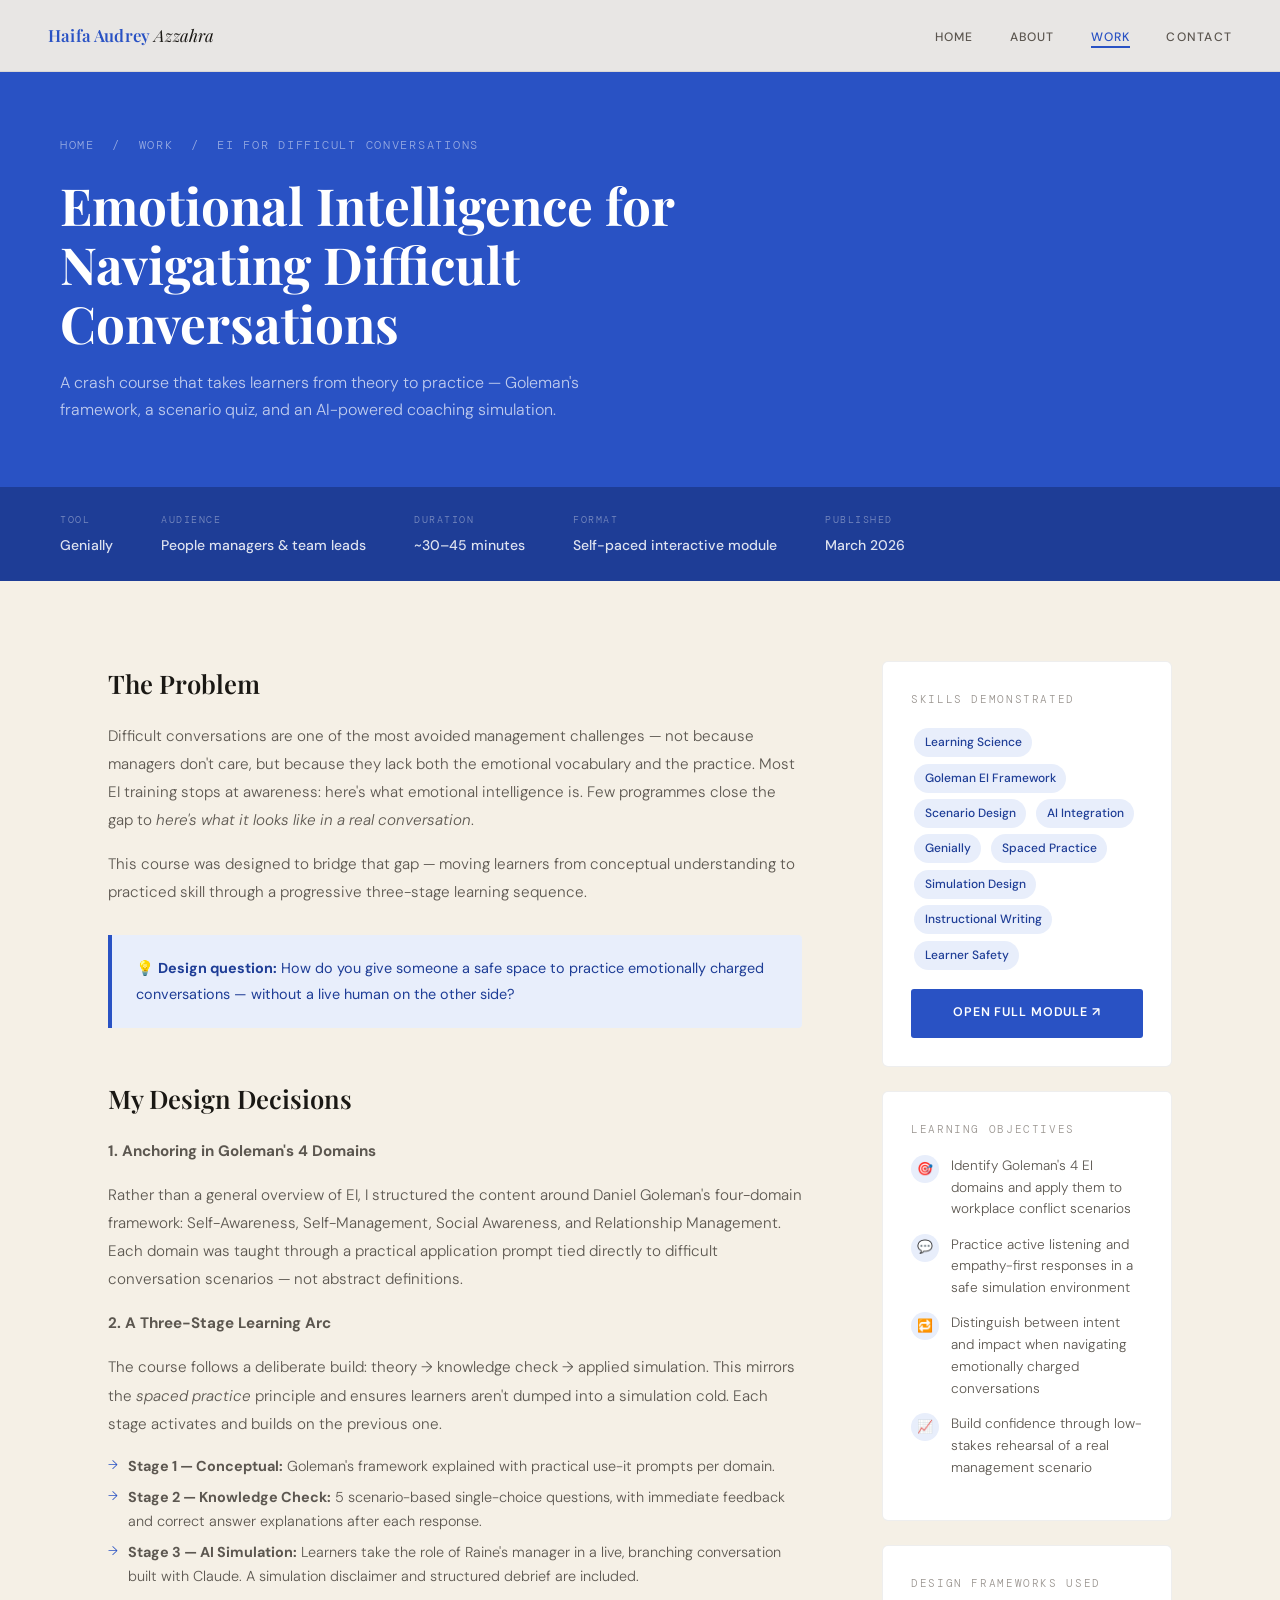
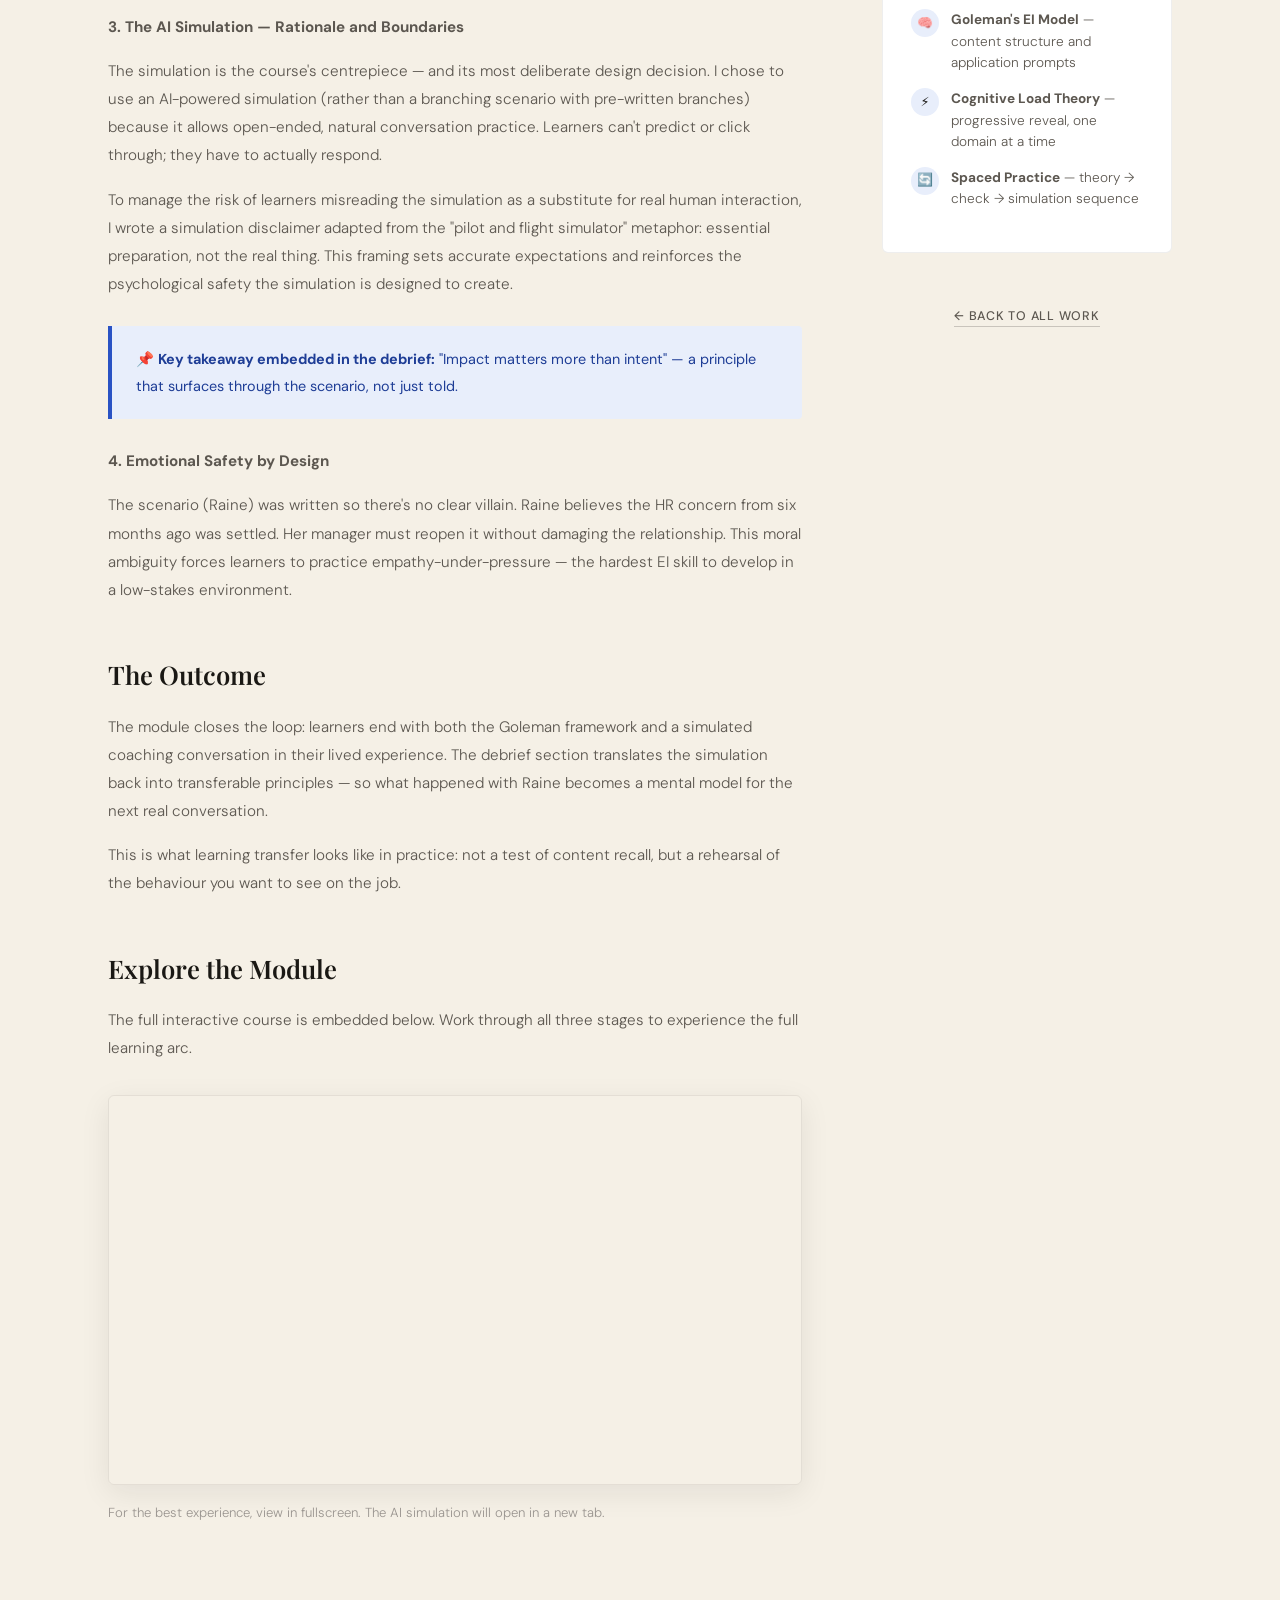
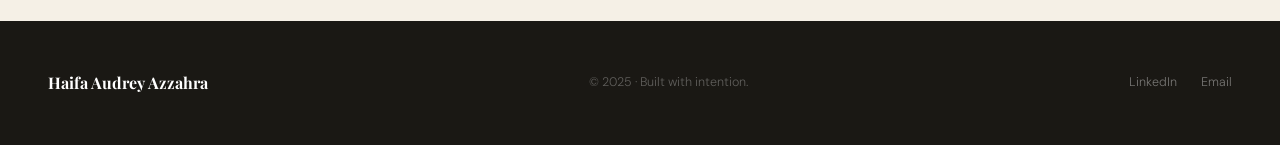
<file: ei-conversations.html>
<!DOCTYPE html>
<html lang="en">
<head>
  <meta charset="UTF-8" />
  <meta name="viewport" content="width=device-width, initial-scale=1.0" />
  <title>EI for Difficult Conversations — Haifa Audrey Azzahra</title>
  <meta name="description" content="Case study: A crash course on Emotional Intelligence for navigating difficult workplace conversations, built with Genially." />
  <link rel="stylesheet" href="../style.css" />
</head>
<body>

  <nav>
    <a href="../index.html" class="nav-brand">Haifa Audrey <span>Azzahra</span></a>
    <ul class="nav-links" id="navLinks">
      <li><a href="../index.html">Home</a></li>
      <li><a href="../about.html">About</a></li>
      <li><a href="../index.html#work" class="active">Work</a></li>
      <li><a href="../contact.html">Contact</a></li>
    </ul>
    <button class="hamburger" id="hamburger" aria-label="Menu">
      <span></span><span></span><span></span>
    </button>
  </nav>

  <!-- PROJECT HERO -->
  <div class="project-hero">
    <div class="project-hero-inner">
      <p class="project-hero-breadcrumb">
        <a href="../index.html">Home</a> &nbsp;/&nbsp;
        <a href="../index.html#work">Work</a> &nbsp;/&nbsp;
        EI for Difficult Conversations
      </p>
      <h1 class="project-hero-title">Emotional Intelligence for Navigating Difficult Conversations</h1>
      <p class="project-hero-sub">A crash course that takes learners from theory to practice — Goleman's framework, a scenario quiz, and an AI-powered coaching simulation.</p>
    </div>
  </div>

  <!-- META STRIP -->
  <div class="project-meta-strip">
    <div class="project-meta-strip-inner">
      <div>
        <div class="meta-label">Tool</div>
        <div class="meta-value">Genially</div>
      </div>
      <div>
        <div class="meta-label">Audience</div>
        <div class="meta-value">People managers &amp; team leads</div>
      </div>
      <div>
        <div class="meta-label">Duration</div>
        <div class="meta-value">~30–45 minutes</div>
      </div>
      <div>
        <div class="meta-label">Format</div>
        <div class="meta-value">Self-paced interactive module</div>
      </div>
      <div>
        <div class="meta-label">Published</div>
        <div class="meta-value">March 2026</div>
      </div>
    </div>
  </div>

  <!-- BODY -->
  <div class="project-body">

    <!-- MAIN CONTENT -->
    <article class="project-content">

      <h2>The Problem</h2>
      <p>Difficult conversations are one of the most avoided management challenges — not because managers don't care, but because they lack both the emotional vocabulary and the practice. Most EI training stops at awareness: here's what emotional intelligence is. Few programmes close the gap to <em>here's what it looks like in a real conversation</em>.</p>
      <p>This course was designed to bridge that gap — moving learners from conceptual understanding to practiced skill through a progressive three-stage learning sequence.</p>

      <div class="callout"><p>💡 <strong>Design question:</strong> How do you give someone a safe space to practice emotionally charged conversations — without a live human on the other side?</p></div>

      <h2>My Design Decisions</h2>

      <p><strong>1. Anchoring in Goleman's 4 Domains</strong></p>
      <p>Rather than a general overview of EI, I structured the content around Daniel Goleman's four-domain framework: Self-Awareness, Self-Management, Social Awareness, and Relationship Management. Each domain was taught through a practical application prompt tied directly to difficult conversation scenarios — not abstract definitions.</p>

      <p><strong>2. A Three-Stage Learning Arc</strong></p>
      <p>The course follows a deliberate build: theory → knowledge check → applied simulation. This mirrors the <em>spaced practice</em> principle and ensures learners aren't dumped into a simulation cold. Each stage activates and builds on the previous one.</p>
      <ul>
        <li><strong>Stage 1 — Conceptual:</strong> Goleman's framework explained with practical use-it prompts per domain.</li>
        <li><strong>Stage 2 — Knowledge Check:</strong> 5 scenario-based single-choice questions, with immediate feedback and correct answer explanations after each response.</li>
        <li><strong>Stage 3 — AI Simulation:</strong> Learners take the role of Raine's manager in a live, branching conversation built with Claude. A simulation disclaimer and structured debrief are included.</li>
      </ul>

      <p><strong>3. The AI Simulation — Rationale and Boundaries</strong></p>
      <p>The simulation is the course's centrepiece — and its most deliberate design decision. I chose to use an AI-powered simulation (rather than a branching scenario with pre-written branches) because it allows open-ended, natural conversation practice. Learners can't predict or click through; they have to actually respond.</p>
      <p>To manage the risk of learners misreading the simulation as a substitute for real human interaction, I wrote a simulation disclaimer adapted from the "pilot and flight simulator" metaphor: essential preparation, not the real thing. This framing sets accurate expectations and reinforces the psychological safety the simulation is designed to create.</p>
      <div class="callout"><p>📌 <strong>Key takeaway embedded in the debrief:</strong> "Impact matters more than intent" — a principle that surfaces through the scenario, not just told.</p></div>

      <p><strong>4. Emotional Safety by Design</strong></p>
      <p>The scenario (Raine) was written so there's no clear villain. Raine believes the HR concern from six months ago was settled. Her manager must reopen it without damaging the relationship. This moral ambiguity forces learners to practice empathy-under-pressure — the hardest EI skill to develop in a low-stakes environment.</p>

      <h2>The Outcome</h2>
      <p>The module closes the loop: learners end with both the Goleman framework and a simulated coaching conversation in their lived experience. The debrief section translates the simulation back into transferable principles — so what happened with Raine becomes a mental model for the next real conversation.</p>
      <p>This is what learning transfer looks like in practice: not a test of content recall, but a rehearsal of the behaviour you want to see on the job.</p>

      <!-- EMBED -->
      <h2>Explore the Module</h2>
      <p>The full interactive course is embedded below. Work through all three stages to experience the full learning arc.</p>
      <div class="embed-container">
        <iframe
          src="https://view.genially.com/69bc1cec288468593870643d"
          title="EI for Navigating Difficult Conversations"
          allowfullscreen
          loading="lazy">
        </iframe>
      </div>
      <p style="font-size:0.82rem;color:var(--ink-light);margin-top:-1rem;">For the best experience, view in fullscreen. The AI simulation will open in a new tab.</p>

    </article>

    <!-- SIDEBAR -->
    <aside class="project-sidebar">

      <div class="sidebar-card">
        <p class="sidebar-card-title">Skills Demonstrated</p>
        <span class="sidebar-tag">Learning Science</span>
        <span class="sidebar-tag">Goleman EI Framework</span>
        <span class="sidebar-tag">Scenario Design</span>
        <span class="sidebar-tag">AI Integration</span>
        <span class="sidebar-tag">Genially</span>
        <span class="sidebar-tag">Spaced Practice</span>
        <span class="sidebar-tag">Simulation Design</span>
        <span class="sidebar-tag">Instructional Writing</span>
        <span class="sidebar-tag">Learner Safety</span>
        <a href="https://view.genially.com/69bc1cec288468593870643d" target="_blank" class="sidebar-link-btn">
          Open Full Module ↗
        </a>
      </div>

      <div class="sidebar-card">
        <p class="sidebar-card-title">Learning Objectives</p>
        <div class="outcome-item">
          <div class="outcome-icon">🎯</div>
          <div class="outcome-text">Identify Goleman's 4 EI domains and apply them to workplace conflict scenarios</div>
        </div>
        <div class="outcome-item">
          <div class="outcome-icon">💬</div>
          <div class="outcome-text">Practice active listening and empathy-first responses in a safe simulation environment</div>
        </div>
        <div class="outcome-item">
          <div class="outcome-icon">🔁</div>
          <div class="outcome-text">Distinguish between intent and impact when navigating emotionally charged conversations</div>
        </div>
        <div class="outcome-item">
          <div class="outcome-icon">📈</div>
          <div class="outcome-text">Build confidence through low-stakes rehearsal of a real management scenario</div>
        </div>
      </div>

      <div class="sidebar-card">
        <p class="sidebar-card-title">Design Frameworks Used</p>
        <div class="outcome-item">
          <div class="outcome-icon">🧠</div>
          <div class="outcome-text"><strong>Goleman's EI Model</strong> — content structure and application prompts</div>
        </div>
        <div class="outcome-item">
          <div class="outcome-icon">⚡</div>
          <div class="outcome-text"><strong>Cognitive Load Theory</strong> — progressive reveal, one domain at a time</div>
        </div>
        <div class="outcome-item">
          <div class="outcome-icon">🔄</div>
          <div class="outcome-text"><strong>Spaced Practice</strong> — theory → check → simulation sequence</div>
        </div>
      </div>

      <div style="text-align:center; padding: 1.5rem 0;">
        <a href="../index.html#work" style="font-size:0.78rem;color:var(--ink-muted);font-weight:500;letter-spacing:0.06em;text-transform:uppercase;border-bottom:1px solid rgba(26,24,20,0.2);padding-bottom:2px;">
          ← Back to All Work
        </a>
      </div>

    </aside>
  </div>

  <footer>
    <div class="footer-brand"><strong>Haifa Audrey Azzahra</strong></div>
    <div class="footer-copy">© 2025 · Built with intention.</div>
    <div class="footer-links">
      <a href="https://www.linkedin.com/in/haifa-audrey/" target="_blank">LinkedIn</a>
      <a href="mailto:ahaifaaudrey@gmail.com">Email</a>
    </div>
  </footer>

  <script>
    const ham = document.getElementById('hamburger');
    const nav = document.getElementById('navLinks');
    ham.addEventListener('click', () => nav.classList.toggle('open'));
    const observer = new IntersectionObserver((entries) => {
      entries.forEach(e => { if (e.isIntersecting) e.target.classList.add('visible'); });
    }, { threshold: 0.1 });
    document.querySelectorAll('.fade-up').forEach(el => observer.observe(el));
  </script>
</body>
</html>
</file>
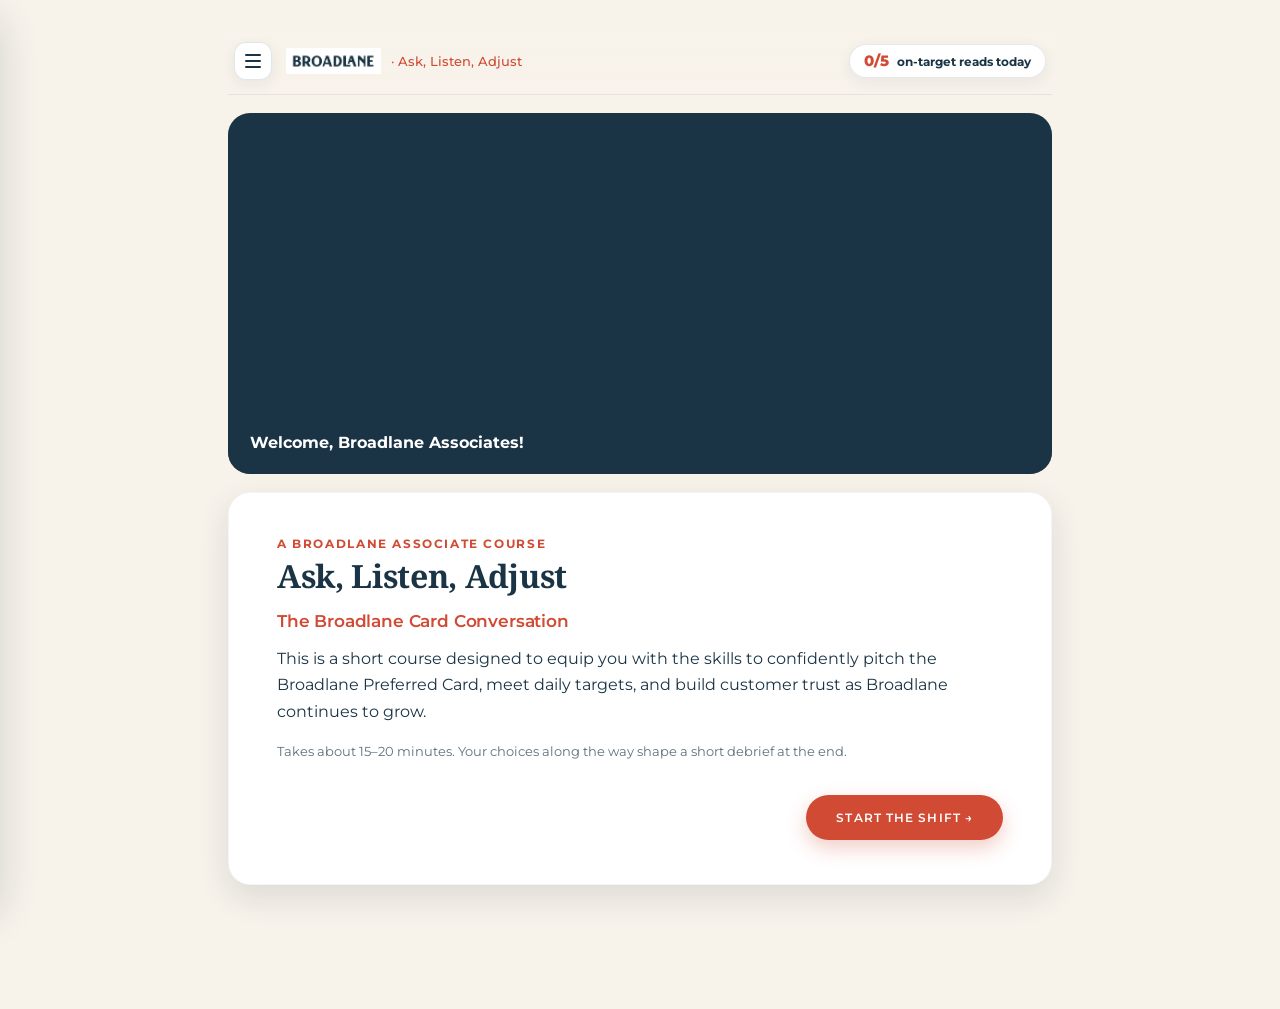
<file: projects/Broadlane_Course_AskListenAdjust.html>
<!DOCTYPE html>
<html lang="en">
<head>
<meta charset="UTF-8">
<meta name="viewport" content="width=device-width, initial-scale=1.0">
<title>Ask, Listen, Adjust: The Broadlane Card Conversation</title>
<link rel="preconnect" href="https://fonts.googleapis.com">
<link href="https://fonts.googleapis.com/css2?family=Montserrat:ital,wght@0,400;0,500;0,600;0,700;0,800;1,500&family=Noto+Serif:wght@600;700&display=swap" rel="stylesheet">
<style>
/* ============================================================
   BROADLANE COURSE v2, rebuilt against Broadlane_Project.docx
   Brand tokens per Broadlane_BrandGuide.pdf, layout per the new
   storyboard's photo mockups (split customer/associate scenes,
   lettered A/B/C choices, inline check/X feedback, scored debrief).
   ============================================================ */
:root{
  --navy:#1A3445;
  --rust:#D14A34;
  --sky:#BCDDE9;
  --white:#FFFFFF;
  --grey-bg:#F2F2F2;
  --blush:#FCD9D5;
  --cream:#F7F2EA;
  --teal:#3E6B66;       /* design-extension accent, matches storyboard mockups' associate panels */
  --good:#5B7F63; --good-bg:#EEF3EC;   /* muted sage, correct-answer accent */
  --bad:#8C5A46; --bad-bg:#F5EEE9;     /* muted warm brown, restrained, same family as rust, non-alarming */
  --shadow: 0 12px 32px rgba(26,52,69,.12);
  --shadow-soft: 0 4px 14px rgba(26,52,69,.07);
  --shadow-lift: 0 16px 40px rgba(26,52,69,.16);
  --radius: 22px;      /* major containers, rounded, elevated language */
  --radius-md: 16px;   /* secondary containers */
  --radius-sm: 12px;   /* small elements: chips, thumbs, tags */
  --radius-pill: 999px;
  --font-display:'Noto Serif', serif;
  --font-body:'Montserrat', sans-serif;
}
*{box-sizing:border-box;}
html,body{margin:0;padding:0;}
body{ font-family:var(--font-body); color:var(--navy); background:var(--cream); }
h1,h2,h3{ font-family:var(--font-body); font-weight:700; letter-spacing:-.01em; margin:0 0 .5em; line-height:1.22;}
h2{ font-size:1.7rem; }
.serif-accent{ font-family:var(--font-display); font-weight:700; }
p{ line-height:1.65; margin:0 0 1em; }
button{ font-family:inherit; cursor:pointer; }
.eyebrow{ text-transform:uppercase; letter-spacing:.14em; font-size:.72rem; font-weight:700; color:var(--rust); display:block; margin-bottom:.5em;}
.rule{ width:44px; height:3px; background:var(--rust); border:none; margin:6px 0 16px; }

#app{ max-width:880px; margin:0 auto; padding:28px 28px 100px; }

/* Top bar, brand + hamburger toggle for the course nav drawer */
.progress-rail{
  position:sticky; top:0; z-index:10; display:flex; align-items:center; gap:14px;
  padding:14px 6px; margin-bottom:18px; background:linear-gradient(180deg, rgba(247,242,234,.98), rgba(247,242,234,.9));
  backdrop-filter: blur(6px); border-bottom:1px solid rgba(26,52,69,.08);
}
.hamburger-btn{
  flex:0 0 auto; display:flex; flex-direction:column; align-items:center; justify-content:center; gap:4px;
  width:38px; height:38px; border-radius:var(--radius-sm); background:var(--white); border:1px solid rgba(26,52,69,.12);
  box-shadow:var(--shadow-soft); transition:background .15s ease, box-shadow .15s ease;
}
.hamburger-btn:hover{ background:var(--cream); }
.hamburger-btn span{ display:block; width:16px; height:2px; border-radius:2px; background:var(--navy); }
.rail-brand{ display:flex; align-items:center; gap:10px; white-space:nowrap; }
.brand-logo{ display:block; flex:0 0 auto; height:26px; width:auto; }
.brand-logo-fallback{ display:none; font-family:var(--font-body); font-weight:800; font-size:1.05rem; letter-spacing:-.01em; color:var(--navy); }
.brand-sub{ font-weight:500; font-size:.82rem; color:var(--rust); }
@media (max-width:560px){ .brand-sub{ display:none; } }
.cards-counter{
  margin-left:auto; display:flex; align-items:center; gap:8px; background:var(--white); border:1px solid rgba(26,52,69,.1);
  border-radius:var(--radius-pill); padding:7px 14px; box-shadow:var(--shadow-soft); font-size:.76rem; font-weight:700; color:var(--navy); white-space:nowrap;
}
.cards-counter .count{ color:var(--rust); font-weight:800; font-size:.92rem; }
@media (max-width:480px){ .cards-counter .label-full{ display:none; } }

/* ---------- Course nav drawer, Rise-style left panel, toggled by the hamburger ---------- */
.rail-backdrop{
  position:fixed; inset:0; background:rgba(26,52,69,.42); opacity:0; pointer-events:none; z-index:19;
  transition:opacity .25s ease;
}
.rail-backdrop.open{ opacity:1; pointer-events:auto; }
.rail-drawer{
  position:fixed; top:0; left:0; bottom:0; width:320px; max-width:86vw; background:var(--white); z-index:20;
  box-shadow:var(--shadow-lift); border-radius:0 var(--radius) var(--radius) 0;
  display:flex; flex-direction:column; transform:translateX(-100%); transition:transform .3s cubic-bezier(.22,.9,.35,1);
}
.rail-drawer.open{ transform:translateX(0); }
.rail-drawer-header{
  display:flex; align-items:center; justify-content:space-between; padding:20px 20px 16px;
  border-bottom:1px solid rgba(26,52,69,.1); flex:0 0 auto;
}
.rail-drawer-title{ font-weight:800; font-size:.92rem; color:var(--navy); }
.rail-close-btn{
  width:30px; height:30px; border-radius:50%; background:rgba(26,52,69,.06); color:var(--navy);
  font-size:1rem; line-height:1; border:none; display:flex; align-items:center; justify-content:center;
}
.rail-close-btn:hover{ background:rgba(26,52,69,.12); }
.rail-steps{ display:flex; flex-direction:column; gap:4px; padding:14px; overflow-y:auto; }
.rail-item{
  display:flex; align-items:center; gap:12px; padding:12px 14px; border-radius:var(--radius-sm);
  font-size:.86rem; font-weight:600; color:rgba(26,52,69,.4); white-space:nowrap; cursor:pointer;
  border-left:3px solid transparent; transition:background .15s ease, color .15s ease;
}
.rail-item:hover{ background:rgba(26,52,69,.05); }
.rail-marker{
  flex:0 0 auto; width:24px; height:24px; border-radius:50%; display:flex; align-items:center; justify-content:center;
  font-size:.66rem; font-weight:800; background:rgba(26,52,69,.08); color:rgba(26,52,69,.42);
}
.rail-item.done{ color:var(--navy); cursor:pointer; }
.rail-item.done .rail-marker{ background:var(--good); color:var(--white); }
.rail-item.done:hover{ background:rgba(26,52,69,.05); }
.rail-item.current{ color:var(--rust); font-weight:800; background:rgba(209,74,52,.08); border-left-color:var(--rust); cursor:pointer; }
.rail-item.current .rail-marker{ background:var(--rust); color:var(--white); }
@media (max-width:680px){
  .rail-drawer{
    top:auto; left:0; right:0; bottom:0; width:auto; max-width:none; max-height:75vh;
    border-radius:var(--radius) var(--radius) 0 0; transform:translateY(100%);
  }
  .rail-drawer.open{ transform:translateY(0); }
}

.screen{ display:none; animation:fadeUp .4s ease; }
.screen.active{ display:block; }
@keyframes fadeUp{ from{opacity:0; transform:translateY(8px);} to{opacity:1; transform:none;} }

.card{ background:var(--white); border-radius:var(--radius); box-shadow:var(--shadow); border:1px solid rgba(26,52,69,.05); padding:44px 48px; margin-bottom:24px; }
.card.on-navy{ background:var(--navy); color:var(--white); border-color:var(--navy); }
.card.no-pad{ padding:0; overflow:hidden; }
@media (max-width:600px){ .card{ padding:30px 22px; border-radius:var(--radius-md); } }

.module-tag{
  display:block; text-transform:uppercase; letter-spacing:.13em; font-size:.7rem; font-weight:700; color:var(--rust);
  padding-bottom:12px; margin-bottom:26px; border-bottom:1px solid rgba(26,52,69,.12);
}
.module-tag .dot{ display:none; }

/* ---------- Background video slots ---------- */
.bg-video-wrap{ position:relative; width:100%; aspect-ratio:16/7; border-radius:var(--radius); overflow:hidden; margin-bottom:18px; background:var(--navy); }
.bg-video-wrap video{ width:100%; height:100%; object-fit:cover; display:block; opacity:.85; }
.bg-video-wrap .video-overlay{ position:absolute; inset:0; background:linear-gradient(180deg, rgba(26,52,69,.1), rgba(26,52,69,.78)); display:flex; align-items:flex-end; padding:22px; }
.bg-video-wrap .video-caption{ color:var(--white); font-weight:700; font-size:1rem; }
.bg-video-wrap .video-caption small{ display:block; font-weight:500; opacity:.85; font-size:.78rem; margin-top:4px; }
.asset-missing-badge{ position:absolute; top:12px; right:12px; background:rgba(255,255,255,.94); color:var(--navy); font-size:.66rem; font-weight:700; padding:5px 10px; border-radius:999px; }

/* ---------- Customer quote, rounded, elevated conversation moment (global card system) ---------- */
.photo-scene{
  display:flex; align-items:flex-start; gap:6px; background:var(--cream);
  border-radius:var(--radius-md); box-shadow:var(--shadow-soft);
  padding:22px 24px; margin:30px 0 32px;
}
.photo-scene .scene-icon{ display:none; }
.photo-scene p{
  font-family:var(--font-display); font-style:italic; font-weight:600; font-size:1.2rem; color:var(--navy);
  line-height:1.5; margin:0; flex:1 1 auto; min-width:0;
}
.photo-scene p strong{
  display:block; font-family:var(--font-body); font-style:normal; font-weight:700; text-transform:uppercase;
  font-size:.68rem; letter-spacing:.12em; color:var(--rust); margin-bottom:10px;
}

/* ---------- Photo placeholder duo (customer / associate) ---------- */
.photo-duo{ display:grid; grid-template-columns:1fr 1fr; gap:16px; margin-bottom:16px; }
.photo-slot{
  position:relative; border-radius:var(--radius-md); overflow:hidden; aspect-ratio:3/4; background:var(--sky);
  display:flex; align-items:flex-end; padding:0; box-shadow:var(--shadow-soft);
}
.photo-slot img{ width:100%; height:100%; object-fit:cover; display:block; }
.photo-slot .who-label{
  position:absolute; top:10px; left:10px; background:rgba(255,255,255,.92); color:var(--navy);
  font-size:.7rem; font-weight:800; letter-spacing:.05em; text-transform:uppercase; padding:4px 10px; border-radius:999px;
}
.photo-slot.customer .who-label{ color:var(--rust); }
.photo-slot.associate .who-label{ color:var(--teal); }
.photo-slot .missing-note{
  position:absolute; inset:0; display:flex; align-items:center; justify-content:center; text-align:center;
  color:var(--navy); font-size:.72rem; font-weight:700; padding:14px; background:rgba(255,255,255,.35);
}
.photo-slot .quote-bubble{
  background:rgba(255,255,255,.95); margin:10px; border-radius:10px; padding:10px 12px; font-weight:700; font-size:.85rem; font-style:italic;
}

/* ---------- Choice list, rounded, tactile answer cards (global interaction system) ---------- */
.choice-list{ display:flex; flex-direction:column; gap:14px; margin:28px 0; }
.choice-item{ position:relative; border-radius:var(--radius-md); overflow:visible; }
.choice{
  width:100%; text-align:left; display:flex; gap:16px; align-items:flex-start;
  background:var(--cream); border:1.5px solid transparent; border-radius:var(--radius-md);
  padding:20px 52px 20px 20px; font-size:.98rem; font-weight:400; color:var(--navy); line-height:1.55;
  box-shadow:var(--shadow-soft);
  transition: background .15s ease, border-color .15s ease, box-shadow .15s ease, transform .15s ease;
}
.choice:hover{ background:var(--white); box-shadow:var(--shadow-lift); transform:translateY(-2px); }
.choice .badge{
  flex:0 0 auto; width:26px; height:26px; margin-top:1px; border-radius:50%; background:var(--white); color:var(--navy);
  border:1.4px solid var(--navy); display:flex; align-items:center; justify-content:center; font-size:.7rem; font-weight:700;
}
.choice.picked{ background:var(--white); border-color:var(--navy); box-shadow:0 0 0 1px var(--navy), var(--shadow-soft); transform:none; }
.choice.picked.is-good{ border-color:var(--good); box-shadow:0 0 0 1px var(--good), var(--shadow-soft); }
.choice.picked.is-bad{ border-color:var(--bad); box-shadow:0 0 0 1px var(--bad), var(--shadow-soft); }
.choice.picked.is-good .badge{ background:var(--good); border-color:var(--good); color:var(--white); }
.choice.picked.is-bad .badge{ background:var(--bad); border-color:var(--bad); color:var(--white); }
.inline-feedback{
  margin:8px 0 0; padding:14px 18px; border-radius:var(--radius-sm); font-size:.87rem; font-weight:500; line-height:1.6; letter-spacing:.005em;
  display:none;
}
.inline-feedback.show{ display:block; animation:fadeUp .25s ease; }
.inline-feedback.is-good{ color:var(--good); background:var(--good-bg); }
.inline-feedback.is-bad{ color:var(--bad); background:var(--bad-bg); }

/* Buttons, compact, editorial, catalogue-style CTA */
.btn{ display:inline-flex; align-items:center; gap:8px; border:none; border-radius:var(--radius-pill); padding:15px 30px; font-weight:600; font-size:.76rem; text-transform:uppercase; letter-spacing:.09em; transition:transform .15s ease, box-shadow .15s ease, opacity .15s ease; }
.btn-primary{ background:var(--rust); color:var(--white); box-shadow:0 8px 20px rgba(209,74,52,.28); }
.btn-primary:hover:not(:disabled){ transform:translateY(-2px); box-shadow:0 12px 26px rgba(209,74,52,.34); }
.btn-primary:active:not(:disabled){ transform:translateY(0); }
.btn-primary:disabled{ background:#e7bcb0; cursor:not-allowed; box-shadow:none; }
.btn-ghost{ background:transparent; color:var(--navy); border:1.5px solid var(--navy); }
.btn-ghost:hover{ background:rgba(26,52,69,.06); transform:translateY(-2px); }
.btn:focus-visible{ outline:2px solid var(--navy); outline-offset:3px; }
.nav-row{ display:flex; justify-content:space-between; align-items:center; margin-top:32px; gap:12px; flex-wrap:wrap; }

.choice{ padding-right:20px; }

/* ---------- Editorial quote / label helpers (reused across M3–M5) ---------- */
.cust-quote{ font-family:var(--font-display); font-style:italic; font-weight:600; font-size:1.1rem; color:var(--navy); line-height:1.5; margin:14px 0 0; }
.section-label{ font-weight:700; font-size:.7rem; text-transform:uppercase; letter-spacing:.09em; color:var(--navy); opacity:.65; margin:0 0 10px; }

/* ---------- Inline image placeholder (Module 1, Module 5) ---------- */
.inline-image-slot{ position:relative; aspect-ratio:16/6; background:var(--sky); border-radius:4px; margin:14px 0 18px; overflow:hidden; }
.inline-image-slot .missing-note{ position:absolute; inset:0; display:flex; align-items:center; justify-content:center; text-align:center; font-size:.72rem; font-weight:700; color:var(--navy); padding:14px; }

/* ---------- Module 2, gamified checkout experience ---------- */
.checkout-panel{
  background:var(--cream); border-radius:var(--radius-md); box-shadow:var(--shadow-soft);
  padding:28px 30px; margin-bottom:22px;
}
.register-label{
  display:inline-block; font-weight:700; font-size:.7rem; text-transform:uppercase; letter-spacing:.09em;
  color:var(--rust); background:rgba(209,74,52,.1); padding:6px 14px; border-radius:var(--radius-pill); margin-bottom:16px;
}
.product-tray{ display:flex; flex-direction:column; }
.product-row{ display:flex; align-items:center; gap:16px; padding:14px 2px; border-bottom:1px solid rgba(26,52,69,.1); }
.product-row:last-child{ border-bottom:none; }
.product-thumb{
  position:relative; flex:0 0 auto; width:52px; height:52px; border-radius:var(--radius-sm); background:var(--white); box-shadow:0 2px 8px rgba(26,52,69,.09);
  display:flex; align-items:center; justify-content:center; font-size:.62rem; font-weight:800; letter-spacing:.06em; color:var(--navy);
  text-align:center; line-height:1.2; overflow:hidden;
}
.product-thumb img{ width:100%; height:100%; object-fit:cover; display:block; }
.product-thumb .thumb-fallback{ position:absolute; inset:0; display:none; align-items:center; justify-content:center; opacity:.4; }
.product-name{ flex:1; font-weight:600; font-size:.95rem; }
.product-price{ flex:0 0 auto; font-weight:700; font-size:.95rem; }
.tray-total{ display:flex; justify-content:space-between; align-items:center; padding:18px 2px 0; margin-top:10px; border-top:2px solid rgba(26,52,69,.12); }
.tray-total .label{ font-weight:700; font-size:.78rem; text-transform:uppercase; letter-spacing:.06em; opacity:.65; }
.tray-total .amount{ font-weight:800; font-size:1.5rem; color:var(--rust); }
.next-move-panel{
  background:var(--white); border:1.5px solid rgba(26,52,69,.08); border-radius:var(--radius-md);
  box-shadow:var(--shadow-soft); padding:26px 28px;
}
.next-move-label{ font-weight:700; font-size:.7rem; text-transform:uppercase; letter-spacing:.09em; color:var(--rust); margin:0 0 8px; }
.next-move-question{ font-weight:700; font-size:1.08rem; margin:0 0 18px; color:var(--navy); }

/* Tabs (Module 1, 3 tabs per mockup: Save More / How It Works / Your Benefits) */
.tabs{ display:flex; gap:6px; margin-bottom:0; }
.tab-btn{ background:var(--grey-bg); border:none; border-radius:10px 10px 0 0; padding:11px 16px; font-weight:700; font-size:.82rem; color:var(--navy); opacity:.55; }
.tab-btn.active{ background:var(--cream); opacity:1; }
.tab-panel{ display:none; background:var(--cream); border-radius:0 12px 12px 12px; padding:22px; border:1px solid var(--grey-bg); }
.tab-panel.active{ display:block; }
.tab-panel .step-row{ display:flex; gap:14px; align-items:flex-start; padding:12px 0; border-bottom:1px solid var(--grey-bg);}
.tab-panel .step-row:last-child{ border-bottom:none; }
.tab-panel .step-num{ flex:0 0 auto; width:34px; height:34px; border-radius:50%; background:var(--sky); color:var(--navy); display:flex; align-items:center; justify-content:center; font-weight:800; font-size:.85rem;}
.benefit-block{ border-radius:var(--radius-md); padding:16px 18px; margin-bottom:12px; }
.benefit-block.tag-25{ background:var(--sky); }
.benefit-block.tag-rewards{ background:var(--blush); }
.benefit-block.tag-growth{ background:var(--sky); }
.benefit-block.tag-goal{ background:var(--blush); }

/* Module 3A build-a-line */
.chip-bank{ display:flex; flex-wrap:wrap; gap:8px; margin:12px 0; }
.chip{ background:var(--sky); border:none; border-radius:999px; padding:9px 15px; font-weight:700; font-size:.8rem; }
.chip.used{ opacity:.3; }
.built-line{ min-height:54px; background:var(--grey-bg); border-radius:12px; padding:14px 16px; font-weight:600; font-style:italic; margin-bottom:10px; }

/* Module 4, customer story two-panel */
.story-grid{ display:grid; grid-template-columns:1fr 1fr; gap:0; border-radius:var(--radius); overflow:hidden; box-shadow:var(--shadow); margin-bottom:18px; background:var(--white);}
.story-left{ background:var(--cream); padding:32px 30px; }
.story-right{ background:var(--white); padding:0; border-left:1px solid rgba(26,52,69,.08); }
.story-right .panel-head, .panel-head{
  background:var(--rust); color:var(--white); font-weight:800; text-transform:uppercase; letter-spacing:.05em; font-size:.82rem;
  display:flex; align-items:center; gap:10px; padding:16px 24px; border-radius:var(--radius-md);
  box-shadow:0 8px 20px rgba(209,74,52,.22); margin-bottom:28px;
}
.story-right .panel-body{ padding:32px 30px; }
.story-scenario-tag{ display:inline-block; background:var(--navy); color:var(--white); font-size:.7rem; font-weight:800; padding:7px 14px; border-radius:var(--radius-pill); margin-bottom:14px;}
.story-photo-slot{ position:relative; border-radius:var(--radius-md); overflow:hidden; aspect-ratio:3/4; background:var(--sky); margin-bottom:14px; box-shadow:var(--shadow-soft); }
.story-photo-slot .missing-note{ position:absolute; inset:0; display:flex; align-items:center; justify-content:center; text-align:center; font-size:.72rem; font-weight:700; padding:14px; }
.customer-context{ font-size:.78rem; font-weight:600; color:var(--navy); opacity:.6; margin:12px 0 0; line-height:1.5; }
.customer-name-bar{ background:var(--navy); color:var(--white); padding:16px 22px; display:flex; align-items:center; justify-content:space-between; }
.story-right h2{ font-size:1.3rem; margin-bottom:20px; }
@media (max-width:680px){ .story-grid{ grid-template-columns:1fr; } .story-right{ border-left:none; border-top:1px solid rgba(26,52,69,.08); } .photo-duo{ grid-template-columns:1fr; } }

/* ---------- Module 4/5, customer scenario panel (pale-blue elevated surface) ---------- */
.scenario-panel{
  background:rgba(188,221,233,.34); border-radius:var(--radius-md); padding:26px 28px; margin-bottom:26px;
}
.scenario-grid{ display:grid; grid-template-columns:190px 1fr; gap:28px; align-items:flex-start; }
@media (max-width:600px){
  .scenario-grid{ grid-template-columns:1fr; }
  .scenario-grid .story-photo-slot{ max-width:220px; margin:0 auto; }
}
.outcome-note{
  display:flex; align-items:flex-start; gap:10px; margin-top:18px; background:var(--sky);
  border-radius:var(--radius-md); padding:16px 18px; font-weight:600; box-shadow:var(--shadow-soft);
}

/* Module 5 slider */
.slider-wrap{ margin:20px 0; }
.slider-wrap input[type=range]{ width:100%; accent-color:var(--rust); }
.slider-labels{ display:flex; justify-content:space-between; font-size:.78rem; font-weight:700; color:var(--navy); opacity:.7; margin-top:4px;}
.slider-readout{ text-align:center; font-weight:800; font-size:1.05rem; margin-top:10px; color:var(--rust); }

/* Debrief, THE SHIFT, scored dial (fixed for text overlap/clipping: dial verdict kept inside the
   ring's clear space, breakdown labels wrap instead of overflowing, no forced fixed heights) */
.dial-wrap{ display:flex; gap:24px; align-items:flex-start; flex-wrap:wrap; }
.dial{ position:relative; width:232px; height:232px; flex:0 0 auto; }
.dial svg{ width:100%; height:100%; }
.dial-center{ position:absolute; inset:0; display:flex; flex-direction:column; align-items:center; justify-content:center; padding:0 20px; text-align:center; }
.dial-score{ font-size:2.1rem; font-weight:800; color:var(--navy); line-height:1.1; }
.dial-outof{ font-size:.68rem; font-weight:700; opacity:.6; text-transform:uppercase; margin-top:2px; }
.dial-verdict{ color:var(--rust); font-weight:800; margin-top:8px; font-size:.82rem; line-height:1.35; max-width:122px; }
.breakdown-list{ flex:1; min-width:240px; display:flex; flex-direction:column; gap:10px; }
.breakdown-row{ position:relative; display:flex; flex-direction:column; gap:8px; padding:14px 16px; background:var(--navy); color:var(--white); border-radius:var(--radius-sm); box-shadow:var(--shadow-soft); font-size:.86rem; font-weight:700; }
.breakdown-row .row-top{ display:flex; align-items:center; gap:12px; position:relative; z-index:1; }
.breakdown-row .icon{ flex:0 0 auto; width:22px; text-align:center; }
.breakdown-row .label{ flex:1 1 auto; min-width:0; line-height:1.35; }
.breakdown-row .pct{ flex:0 0 auto; margin-left:auto; color:var(--sky); font-weight:800; padding-left:8px; }
.breakdown-row .bar-track{ height:4px; background:rgba(255,255,255,.16); border-radius:2px; overflow:hidden; }
.breakdown-row .bar-fill{ height:100%; width:0%; background:var(--rust); border-radius:2px; transition:width 1s cubic-bezier(.22,.9,.35,1); }
.approach-cols{ display:grid; grid-template-columns:1fr 1fr; gap:16px; margin-top:20px; align-items:start; }
.approach-col{ border-radius:var(--radius-md); padding:20px 22px; min-height:0; }
.approach-col.good{ background:var(--good-bg); }
.approach-col.grow{ background:var(--bad-bg); }
.approach-col h3{ font-size:.8rem; text-transform:uppercase; letter-spacing:.06em; margin-bottom:8px; }
.approach-col.good h3{ color:var(--good); }
.approach-col.grow h3{ color:var(--bad); }
.approach-col p{ font-size:.9rem; line-height:1.6; margin:0; }
.approach-col.good p{ color:var(--good); }
.approach-col.grow p{ color:var(--bad); }
@media (max-width:680px){ .approach-cols{ grid-template-columns:1fr; } }
@media (max-width:460px){ .dial-wrap{ justify-content:center; } .dial{ margin:0 auto; } }

/* One Cue, interactive selection activity */
.cue-table{ border-radius:var(--radius-md); overflow:hidden; box-shadow:var(--shadow); margin:18px 0; }
.cue-table-head{ display:grid; grid-template-columns:1fr 1fr; }
.cue-table-head div{ padding:13px 18px; font-weight:800; font-size:.78rem; text-transform:uppercase; letter-spacing:.04em; color:var(--white); }
.cue-table-head .h1{ background:var(--rust); }
.cue-table-head .h2{ background:var(--navy); }
.cue-row{
  display:grid; grid-template-columns:1fr 1fr; background:var(--white); border-bottom:1px solid var(--grey-bg);
  cursor:pointer; border-left:3px solid transparent; transition:background .15s ease, border-color .15s ease;
}
.cue-row:hover{ background:rgba(26,52,69,.035); }
.cue-row > div{ padding:16px 18px; font-size:.86rem; position:relative; }
.cue-row .situation{ font-weight:700; }
.cue-row .action{ font-weight:500; background:var(--cream); }
.cue-row.selected{ border-left-color:var(--rust); }
.cue-row.selected .situation::before{ content:'✓ '; color:var(--rust); font-weight:800; }
.cue-row.selected .action{ background:var(--blush); }
.cue-confirm{
  display:none; background:var(--white); border:1px solid rgba(26,52,69,.12); border-left:3px solid var(--rust);
  border-radius:4px; padding:22px 24px; margin-top:18px;
}
.cue-confirm.show{ display:block; animation:fadeUp .3s ease; }
.cue-confirm-text{ font-family:var(--font-display); font-style:italic; font-weight:600; font-size:1.05rem; margin:0; }

.helper-text{ font-size:.82rem; opacity:.7; }
.end-scene{ text-align:center; padding:44px 20px; }

/* ---------- Why This Matters, fact callout ---------- */
.fact-callout{ display:flex; flex-direction:column; gap:14px; margin:26px 0 8px; }
.fact-item{
  display:flex; gap:16px; align-items:flex-start; background:var(--cream); border-radius:var(--radius-md);
  padding:18px 20px; box-shadow:var(--shadow-soft);
}
.fact-item .fact-num{
  flex:0 0 auto; width:34px; height:34px; border-radius:50%; background:var(--white); color:var(--navy);
  border:1.5px solid var(--navy); display:flex; align-items:center; justify-content:center; font-weight:800; font-size:.9rem;
}
.fact-item p{ margin:0; line-height:1.6; }
.fact-item strong{ font-weight:800; }
.fact-item.emphasis{ background:var(--navy); box-shadow:var(--shadow); }
.fact-item.emphasis .fact-num{ background:var(--rust); border-color:var(--rust); color:var(--white); }
.fact-item.emphasis p{ color:var(--white); }

/* ---------- Why This Matters, one cohesive story flow: headline -> stat -> bridge -> Brenda invite ---------- */
.story-stat{
  display:flex; align-items:flex-start; gap:22px; margin:30px 0 24px; padding-left:22px;
  border-left:3px solid var(--rust);
}
.story-stat-num{
  font-family:var(--font-display); font-weight:700; font-size:3.4rem; line-height:.85; color:var(--rust); flex:0 0 auto;
}
.story-stat-copy{ padding-top:6px; min-width:0; }
.story-stat-label{
  display:block; font-size:.7rem; text-transform:uppercase; letter-spacing:.1em; color:var(--navy); opacity:.55;
  font-weight:700; margin-bottom:6px;
}
.story-stat-copy p{ margin:0; line-height:1.6; }
.story-bridge{ margin:0 0 28px; color:var(--navy); opacity:.88; line-height:1.65; }
@media (max-width:520px){ .story-stat{ gap:14px; padding-left:16px; } .story-stat-num{ font-size:2.6rem; } }

.brenda-invite{ background:var(--navy); border-radius:var(--radius-md); padding:26px 28px; box-shadow:var(--shadow); }
.brenda-invite-text{
  font-family:var(--font-display); font-style:italic; font-weight:600; font-size:1.06rem; color:var(--white);
  margin:0; line-height:1.55;
}
.brenda-invite-action{ margin-top:22px; display:flex; justify-content:flex-end; }
@media (max-width:520px){ .brenda-invite{ padding:22px 20px; } .brenda-invite-action{ justify-content:stretch; } .brenda-invite-action .btn{ width:100%; justify-content:center; } }

/* ---------- The Shift, two-zone debrief: persistent Brenda column + dashboard content ---------- */
.shift-debrief{ display:flex; align-items:stretch; }
.shift-debrief-brenda{
  flex:0 0 30%; background:var(--navy); padding:32px 26px; display:flex; flex-direction:column; gap:16px;
}
.shift-debrief-avatar{
  width:100%; aspect-ratio:3/4; border-radius:var(--radius-md); overflow:hidden; box-shadow:var(--shadow-soft);
  background:var(--sky); position:relative;
}
.shift-debrief-avatar img{ width:100%; height:100%; object-fit:cover; display:block; }
.shift-debrief-avatar .missing-note{
  position:absolute; inset:0; display:none; align-items:center; justify-content:center; text-align:center;
  font-size:.62rem; font-weight:700; color:var(--navy); padding:10px; line-height:1.2; background:var(--sky);
}
.shift-debrief-name{ font-weight:800; font-size:1.05rem; color:var(--white); }
.shift-debrief-role{ font-size:.72rem; font-weight:700; text-transform:uppercase; letter-spacing:.08em; color:var(--rust); margin-top:3px; }
.shift-debrief-quote{
  font-family:var(--font-display); font-style:italic; font-weight:600; font-size:1rem; color:var(--white);
  opacity:.92; line-height:1.58; margin:2px 0 0; padding-top:14px; border-top:1px solid rgba(255,255,255,.14);
}
.shift-debrief-content{ flex:1 1 auto; min-width:0; padding:32px 34px; }
.shift-debrief-head{ display:flex; align-items:flex-start; justify-content:space-between; gap:16px; flex-wrap:wrap; margin-bottom:22px; }
.shift-debrief-content .dial{ width:184px; height:184px; }
.shift-debrief-content .dial-wrap{ gap:20px; }
@media (max-width:760px){
  .shift-debrief{ flex-direction:column; }
  .shift-debrief-brenda{ flex:0 0 auto; flex-direction:row; align-items:center; padding:22px 20px; }
  .shift-debrief-avatar{ width:74px; aspect-ratio:1/1; border-radius:50%; flex:0 0 auto; }
  .shift-debrief-quote{ border-top:none; padding-top:0; font-size:.9rem; }
  .shift-debrief-content{ padding:26px 22px; }
}

/* ---------- Mentor banner, reusable Brenda intro strip (Your One Cue) ---------- */
.status-pill{
  display:inline-flex; align-items:center; gap:7px; background:var(--blush); color:var(--rust); font-size:.72rem;
  font-weight:700; padding:7px 15px; border-radius:var(--radius-pill); white-space:nowrap; flex:0 0 auto;
}
.status-pill .dot{ width:6px; height:6px; border-radius:50%; background:var(--rust); }
.mentor-banner{
  display:flex; align-items:center; gap:20px; background:linear-gradient(90deg, var(--cream), rgba(247,242,234,.35));
  border-left:4px solid var(--rust); border-radius:var(--radius-md); padding:20px 26px; margin:24px 0 4px;
  box-shadow:var(--shadow-soft);
}
.mentor-banner .avatar-wrap{ position:relative; flex:0 0 auto; width:72px; height:72px; }
.mentor-banner .avatar-wrap img{ width:100%; height:100%; border-radius:50%; object-fit:cover; display:block; box-shadow:var(--shadow-soft); }
.mentor-banner .avatar-wrap .missing-note{
  position:absolute; inset:0; border-radius:50%; display:flex; align-items:center; justify-content:center;
  text-align:center; font-size:.48rem; font-weight:700; color:var(--navy); background:var(--sky); padding:4px; line-height:1.15;
}
.mentor-banner .manager-badge{
  position:absolute; bottom:-4px; left:50%; transform:translateX(-50%); background:var(--rust); color:var(--white);
  font-size:.55rem; font-weight:800; text-transform:uppercase; letter-spacing:.05em; padding:3px 10px;
  border-radius:var(--radius-pill); white-space:nowrap; box-shadow:0 2px 6px rgba(209,74,52,.35);
}
.mentor-banner .banner-body{ min-width:0; flex:1 1 auto; }
.mentor-banner .banner-name{ font-weight:800; font-size:.92rem; color:var(--navy); }
.mentor-banner .banner-name span{ font-weight:600; opacity:.6; font-size:.78rem; margin-left:6px; }
.mentor-banner .banner-quote{
  font-family:var(--font-display); font-style:italic; font-weight:600; font-size:1.05rem; color:var(--navy);
  margin:6px 0 0; line-height:1.55;
}
@media (max-width:560px){ .mentor-banner{ flex-direction:column; align-items:flex-start; text-align:left; gap:14px; } }

/* ---------- Briefing with Brenda: persistent portrait column + briefing column ---------- */
/* Colors/type scoped to this screen only, per the "screen-specific" brief; rest of the course keeps its palette. */
.brenda-chat-card{
  --b-navy:#0D2238; --b-coral:#E53935; --b-beige:#F5EEE4; --b-gray:#E4E8E8;
  display:flex; align-items:stretch;
}
.brenda-chat-presence{
  flex:0 0 40%; background:var(--b-navy); padding:0; display:flex; flex-direction:column; min-width:0;
}
.brenda-chat-portrait{
  position:relative; width:100%; flex:1 1 auto; min-height:280px; overflow:hidden; background:var(--sky);
}
.brenda-chat-portrait img{ width:100%; height:100%; object-fit:cover; display:block; }
.brenda-chat-portrait .missing-note{
  position:absolute; inset:0; display:none; align-items:center; justify-content:center; text-align:center;
  font-family:var(--font-body); font-size:.6rem; font-weight:700; color:var(--b-navy); padding:10px; line-height:1.2; background:var(--sky);
}
.brenda-chat-presence-body{ flex:0 0 auto; padding:22px 26px 28px; }
.brenda-chat-presence-name{
  font-family:var(--font-body); font-weight:700; text-transform:uppercase; letter-spacing:.03em; font-size:1.08rem; color:var(--white);
}
.brenda-chat-presence-role{
  font-family:var(--font-body); font-size:.72rem; font-weight:700; text-transform:uppercase; letter-spacing:.09em; color:var(--b-coral); margin-top:4px;
}
.brenda-chat-presence-line{
  font-family:var(--font-body); font-weight:400; font-size:.84rem; color:var(--white); opacity:.75; line-height:1.55; margin:16px 0 0;
  padding-top:16px; border-top:1px solid rgba(255,255,255,.16);
}
/* ---- Briefing column: eyebrow + intro box, a single cohesive list, Brenda's sign-off with narration, a button ---- */
.brenda-briefing{ flex:1 1 auto; min-width:0; display:flex; flex-direction:column; padding:38px 40px 32px; }
.briefing-eyebrow{
  font-family:var(--font-body); font-weight:700; text-transform:uppercase; letter-spacing:.13em; font-size:.7rem; color:var(--b-coral);
  display:block; margin-bottom:10px;
}
.briefing-intro-box{ background:var(--b-beige); border-radius:var(--radius-md); padding:20px 24px; }
.briefing-intro{
  font-family:var(--font-display); font-weight:600; color:var(--b-navy); font-size:1.18rem; line-height:1.45; margin:0;
}
.briefing-list{ display:flex; flex-direction:column; margin-top:26px; }
.briefing-item{
  display:flex; align-items:center; gap:18px; padding:20px 2px;
  border-top:1px solid var(--b-gray);
}
.briefing-item:first-child{ border-top:none; padding-top:8px; }
.briefing-num{
  flex:0 0 auto; width:30px; font-family:var(--font-display); font-weight:700; font-size:1.15rem; color:var(--b-coral);
}
.briefing-body{ flex:1 1 auto; min-width:0; }
.briefing-heading{
  font-family:var(--font-body); font-weight:700; text-transform:uppercase; letter-spacing:.04em; font-size:.82rem; color:var(--b-navy); margin:0 0 4px;
}
.briefing-sub{ font-family:var(--font-body); font-weight:400; font-size:.92rem; color:var(--b-navy); opacity:.66; line-height:1.5; margin:0; }
.briefing-icon-circle{
  flex:0 0 auto; width:40px; height:40px; border-radius:50%; background:var(--b-beige);
  display:flex; align-items:center; justify-content:center;
}
.briefing-icon-circle svg{ width:18px; height:18px; color:var(--b-navy); opacity:.8; }
/* ---- Sign-off: a plain callout, styled like the intro box, stacked above Continue ---- */
.briefing-close-box{
  background:var(--b-beige); border-radius:var(--radius-md); padding:18px 22px; margin-top:28px;
}
.briefing-close-msg{
  margin:0; font-family:var(--font-display); font-weight:600; font-size:.96rem; color:var(--b-navy); line-height:1.5;
}
.briefing-footer-v2{ margin-top:20px; display:flex; justify-content:flex-end; }
.briefing-audio-top{ margin-bottom:22px; }
.briefing-audio{
  flex:0 0 auto; display:flex; align-items:center; gap:9px; background:var(--b-beige); border-radius:var(--radius-pill);
  padding:5px 16px 5px 5px;
}
.briefing-audio-btn{
  flex:0 0 auto; width:30px; height:30px; border-radius:50%; background:var(--b-coral); color:var(--white);
  display:flex; align-items:center; justify-content:center; border:none; padding:0; transition:transform .15s ease;
}
.briefing-audio-btn:hover{ transform:scale(1.06); }
.briefing-audio-btn svg{ width:12px; height:12px; }
.briefing-audio-btn .icon-play{ margin-left:1px; }
.briefing-audio-label{
  font-family:var(--font-body); font-weight:700; font-size:.66rem; text-transform:uppercase; letter-spacing:.06em; color:var(--b-navy);
  opacity:.68; white-space:nowrap;
}
.briefing-continue-btn{
  flex:0 0 auto; background:var(--b-coral); box-shadow:0 8px 20px rgba(229,57,53,.28);
}
@media (max-width:760px){
  .brenda-chat-card{ flex-direction:column; }
  .brenda-chat-presence{ flex:0 0 auto; flex-direction:row; align-items:center; padding:20px; gap:16px; }
  .brenda-chat-portrait{ width:72px; height:72px; min-height:0; flex:0 0 auto; border-radius:50%; }
  .brenda-chat-presence-body{ padding:0; }
  .brenda-chat-presence-line{ display:none; }
  .brenda-briefing{ padding:26px 22px 24px; }
}

/* ---------- Debrief closing quote, speaker attribution ---------- */

</style>
</head>
<body>
<div id="app">
  <nav class="progress-rail">
    <button class="hamburger-btn" id="railToggle" aria-label="Open course menu" aria-expanded="false" aria-controls="railDrawer">
      <span></span><span></span><span></span>
    </button>
    <div class="rail-brand">
      <img class="brand-logo" src="/assets/broadlane/broadlane-logo.PNG" alt="Broadlane" onerror="this.style.display='none'; this.nextElementSibling.style.display='inline';">
      <span class="brand-logo-fallback">BROADLANE</span>
      <span class="brand-sub">&middot; Ask, Listen, Adjust</span>
    </div>
    <div class="cards-counter" aria-live="polite">
      <span class="count" id="cardsCounter">0/0</span>
      <span class="label-full">on-target reads today</span>
    </div>
  </nav>
  <div class="rail-backdrop" id="railBackdrop"></div>
  <aside class="rail-drawer" id="railDrawer" aria-hidden="true">
    <div class="rail-drawer-header">
      <span class="rail-drawer-title">Course Menu</span>
      <button class="rail-close-btn" id="railClose" aria-label="Close menu">&times;</button>
    </div>
    <div class="rail-steps" id="railSteps"></div>
  </aside>
  <div id="screens">

    <!-- ===== WELCOME ===== -->
    <section class="screen" data-screen="welcome">
      <div class="bg-video-wrap">
        <!-- VIDEO SLOT: welcome-hero.mp4, the register right before opening, quiet/warm morning light -->
        <video autoplay muted loop playsinline><source src="/assets/broadlane/welcome-hero.mp4" type="video/mp4"></video>
        <div class="video-overlay"><div class="video-caption">Welcome, Broadlane Associates!</div></div>
      </div>
      <div class="card">
        <span class="eyebrow">A Broadlane Associate Course</span>
        <h1 class="serif-accent" style="font-size:2rem;">Ask, Listen, Adjust</h1>
        <h2 style="font-size:1.05rem; font-weight:600; color:var(--rust); margin-bottom:14px;">The Broadlane Card Conversation</h2>
        <p>This is a short course designed to equip you with the skills to confidently pitch the Broadlane Preferred Card, meet daily targets, and build customer trust as Broadlane continues to grow.</p>
        <p class="helper-text">Takes about 15–20 minutes. Your choices along the way shape a short debrief at the end.</p>
        <div class="nav-row" style="justify-content:flex-end;"><button class="btn btn-primary" data-next>Start the shift →</button></div>
      </div>
    </section>

    <section class="screen" data-screen="welcome-context">
      <div class="card">
        <span class="eyebrow">Why This Matters</span>
        <h2>Every card is a small decision with a bigger ripple.</h2>
        <div class="story-stat">
          <span class="story-stat-num">24</span>
          <div class="story-stat-copy">
            <span class="story-stat-label">New stores opening this year</span>
            <p>Broadlane is opening two dozen new stores this year, at a time when many major retail names are struggling.</p>
          </div>
        </div>
        <p class="story-bridge">That kind of growth depends on customers having reasons to come back. The Preferred Card is one of the ways Broadlane builds that relationship, value today, and a reason to keep shopping with us. That's where you come in.</p>
        <div class="brenda-invite">
          <p class="brenda-invite-text">Before you hit the floor, let's talk about what this means for your shift.</p>
        </div>
        <div class="brenda-invite-action"><button class="btn btn-primary" data-next>Continue →</button></div>
      </div>
    </section>

    <!-- ===== BRIEFING WITH BRENDA ===== -->
    <section class="screen" data-screen="welcome-brenda-chat">
      <div class="module-tag"><span class="dot"></span>Why This Matters · Briefing with Brenda</div>
      <div class="card no-pad brenda-chat-card">
        <div class="brenda-chat-presence">
          <div class="brenda-chat-portrait">
            <img src="/assets/broadlane/brenda-avatar.png" alt="" onerror="this.style.display='none'; this.nextElementSibling.style.display='flex';">
            <div class="missing-note" style="display:none;">ADD PHOTO<br>assets/broadlane/brenda-avatar.png</div>
          </div>
          <div class="brenda-chat-presence-body">
            <div class="brenda-chat-presence-name">Brenda</div>
            <div class="brenda-chat-presence-role">Assistant Manager</div>
            <p class="brenda-chat-presence-line">Here to help you connect Broadlane's goals to your role.</p>
          </div>
        </div>
        <div class="brenda-briefing">
          <div class="briefing-audio briefing-audio-top" data-audio-player data-audio-src="/assets/broadlane/welcome-brenda-briefing.mp3">
            <button type="button" class="briefing-audio-btn" data-audio-toggle aria-label="Play audio" aria-pressed="false">
              <svg class="icon-play" viewBox="0 0 24 24" fill="currentColor"><path d="M8 5.5v13l11-6.5z"/></svg>
            </button>
            <span class="briefing-audio-label">Play audio</span>
          </div>
          <span class="briefing-eyebrow">Before You Hit The Floor</span>
          <div class="briefing-intro-box">
            <p class="briefing-intro">Here's what I want you to keep in mind before you hit the floor.</p>
          </div>
          <div class="briefing-list">
            <div class="briefing-item">
              <span class="briefing-num">01</span>
              <div class="briefing-body">
                <p class="briefing-heading">The Target</p>
                <p class="briefing-sub">Five Preferred Cards per shift.</p>
              </div>
              <span class="briefing-icon-circle" aria-hidden="true">
                <svg viewBox="0 0 24 24" fill="none" stroke="currentColor" stroke-width="1.6"><circle cx="12" cy="12" r="8.5"/><circle cx="12" cy="12" r="4.5"/><circle cx="12" cy="12" r="1"/></svg>
              </span>
            </div>
            <div class="briefing-item">
              <span class="briefing-num">02</span>
              <div class="briefing-body">
                <p class="briefing-heading">The Approach</p>
                <p class="briefing-sub">That doesn't mean asking every customer.</p>
              </div>
              <span class="briefing-icon-circle" aria-hidden="true">
                <svg viewBox="0 0 24 24" fill="none" stroke="currentColor" stroke-width="1.6"><path d="M4 6h16M4 12h10M4 18h13"/></svg>
              </span>
            </div>
            <div class="briefing-item">
              <span class="briefing-num">03</span>
              <div class="briefing-body">
                <p class="briefing-heading">The Skill</p>
                <p class="briefing-sub">It's about noticing when the conversation makes sense — and knowing what to say.</p>
              </div>
              <span class="briefing-icon-circle" aria-hidden="true">
                <svg viewBox="0 0 24 24" fill="none" stroke="currentColor" stroke-width="1.6"><path d="M2 12s3.8-6.5 10-6.5S22 12 22 12s-3.8 6.5-10 6.5S2 12 2 12z"/><circle cx="12" cy="12" r="2.6"/></svg>
              </span>
            </div>
          </div>
          <div class="briefing-close-box">
            <p class="briefing-close-msg">You'll get to try this yourself in a minute. Let's see how you'd handle it.</p>
          </div>
          <div class="briefing-footer-v2">
            <button class="btn btn-primary briefing-continue-btn" data-next>Continue →</button>
          </div>
        </div>
      </div>
    </section>

    <!-- ===== MODULE 1, KNOW THE CARD ===== -->
    <section class="screen" data-screen="m1-intro">
      <div class="module-tag"><span class="dot"></span>Module 1 · Know the Card</div>
      <div class="card">
        <h2>Before you can talk about it, know it.</h2>
        <p>A customer's about to ask you something about the card. Let's make sure you've got warm, simple answers ready.</p>
        <div class="photo-scene" data-audio-auto="/assets/broadlane/m1-intro-customer.mp3"><p style="margin:0;"><strong>Customer</strong> — "Oh, what's this card you guys have?"</p></div>
        <div class="nav-row"><span></span><button class="btn btn-primary" data-next>See the card details →</button></div>
      </div>
    </section>

    <section class="screen" data-screen="m1-tabs">
      <div class="module-tag"><span class="dot"></span>Module 1 · Know the Card</div>
      <div class="card no-pad" style="padding:28px 26px;">
        <h2>The Broadlane Preferred Card</h2>
        <div class="tabs">
          <button class="tab-btn active" data-tab="save">Save More</button>
          <button class="tab-btn" data-tab="works">How It Works</button>
          <button class="tab-btn" data-tab="benefits">Your Benefits</button>
        </div>
        <div class="tab-panel active" data-tab-panel="save">
          <span class="eyebrow">Broadlane Preferred Card</span>
          <h2 class="serif-accent" style="font-size:1.4rem;">Save More on Every Visit</h2>
          <div class="inline-image-slot">
            <img src="/assets/broadlane/m1-save-more.png" alt="" style="width:100%;height:100%;object-fit:cover;" onerror="this.style.display='none'; this.nextElementSibling.style.display='block';">
            <div class="missing-note" style="display:none;">ADD IMAGE<br>assets/broadlane/m1-save-more.png<br><small>Preferred Card product shot or lifestyle image</small></div>
          </div>
        </div>
        <div class="tab-panel" data-tab-panel="works">
          <div class="eyebrow" style="margin-bottom:14px;">02 How It Works</div>
          <div class="step-row"><div class="step-num">01</div><div><strong>Open</strong><p style="margin:2px 0 0;">Sign up for your Broadlane Preferred Card in-store or online. It's quick and easy.</p></div></div>
          <div class="step-row"><div class="step-num">02</div><div><strong>Shop</strong><p style="margin:2px 0 0;">Use your card every time you shop at Broadlane.</p></div></div>
          <div class="step-row"><div class="step-num">03</div><div><strong>Earn &amp; Redeem</strong><p style="margin:2px 0 0;">Earn points and coupons with every purchase and redeem for rewards that give you more.</p></div></div>
        </div>
        <div class="tab-panel" data-tab-panel="benefits">
          <div class="eyebrow" style="margin-bottom:14px;">03 Your Benefits</div>
          <div class="benefit-block tag-25"><strong>$25 Off Today</strong><p style="margin:4px 0 0;">Open a Preferred Card today and take $25 off what's in your basket right now.</p></div>
          <div class="benefit-block tag-rewards"><strong>Rewards That Keep Giving</strong><p style="margin:4px 0 0;">Every time you shop with us after that, you'll be earning coupons and points that turn into cash back, a little something extra for the moments ahead.</p></div>
        </div>
        <div class="nav-row"><span></span><button class="btn btn-primary" data-next>Got it →</button></div>
      </div>
    </section>

    <section class="screen" data-screen="m1-quiz">
      <div class="module-tag"><span class="dot"></span>Module 1 · Quick Check</div>
      <div class="card">
        <h2>Quick check</h2>
        <div class="photo-scene" data-audio-auto="/assets/broadlane/m1-quiz-customer.mp3"><p style="margin:0;"><strong>Customer</strong> — "Does the $25 off apply next time I shop too?"</p></div>
        <div class="choice-list" data-single-select="m1-quiz" data-category="pitch" data-scored="true">
          <div class="choice-item">
            <button class="choice" data-value="today-only" data-good="true"><span class="badge">A</span><span>"The $25 is just for today. After that, it's all about the rewards program building up."</span></button>
            <div class="inline-feedback" data-feedback-for="today-only"></div>
          </div>
          <div class="choice-item">
            <button class="choice" data-value="every-time" data-good="false"><span class="badge">B</span><span>"Yep, every time you shop!"</span></button>
            <div class="inline-feedback" data-feedback-for="every-time"></div>
          </div>
        </div>
        <div class="nav-row"><span></span><button class="btn btn-primary" data-next disabled data-requires="m1-quiz">Continue to the floor →</button></div>
      </div>
    </section>

    <!-- ===== MODULE 2, BUILD THE BASKET ===== -->
    <section class="screen" data-screen="m2-intro">
      <div class="module-tag"><span class="dot"></span>Module 2 · Build the Basket</div>
      <div class="bg-video-wrap">
        <!-- VIDEO SLOT: module2-checkout-lane.mp4, items crossing a checkout belt, close-up hands, natural light -->
        <video autoplay muted loop playsinline><source src="/assets/broadlane/module2-checkout-lane.mp4" type="video/mp4"></video>
        <div class="video-overlay"><div class="video-caption">Before you say a word about the card, look at what's in the basket.</div></div>
      </div>
      <div class="card">
        <h2>Read the basket first.</h2>
        <p>Not every purchase is a card moment. Let's build three baskets and decide, each time, whether it's worth mentioning at all.</p>
        <div class="benefit-block tag-25"><strong>What to look for</strong><p style="margin:4px 0 0;">Large purchases, jewelry, and other high-dollar items are the clearest signals, they're where that $25 off makes a real difference the customer will notice. A handful of small, inexpensive items usually isn't worth the friction of asking.</p></div>
        <div class="nav-row"><span></span><button class="btn btn-primary" data-next>Ring up the first customer →</button></div>
      </div>
    </section>

    <section class="screen" data-screen="m2-b1">
      <div class="module-tag"><span class="dot"></span>Module 2 · Basket 1</div>
      <div class="card">
        <div class="checkout-panel">
          <div class="register-label">At the Register, Basket 1</div>
          <div class="product-tray" id="m2b1-tray"></div>
          <div class="tray-total"><span class="label">Total</span><span class="amount" id="m2b1-total">$0</span></div>
        </div>
        <div class="next-move-panel">
          <div class="next-move-label">Your Next Move</div>
          <p class="next-move-question">Would you mention the Preferred Card here?</p>
          <div class="choice-list" data-single-select="m2b1-call" data-category="cues" data-scored="true" id="m2b1-choices">
            <div class="choice-item">
              <button class="choice" data-value="yes" data-good="false"><span class="badge">A</span><span>Yes, mention the card</span></button>
              <div class="inline-feedback" data-feedback-for="yes"></div>
            </div>
            <div class="choice-item">
              <button class="choice" data-value="not-yet" data-good="true"><span class="badge">B</span><span>Not yet, this basket doesn't warrant it</span></button>
              <div class="inline-feedback" data-feedback-for="not-yet"></div>
            </div>
          </div>
        </div>
        <div class="nav-row"><span></span><button class="btn btn-primary" data-next disabled data-requires="m2b1-call">Next customer →</button></div>
      </div>
    </section>

    <section class="screen" data-screen="m2-b2">
      <div class="module-tag"><span class="dot"></span>Module 2 · Basket 2</div>
      <div class="card">
        <div class="checkout-panel">
          <div class="register-label">At the Register, Basket 2</div>
          <div class="product-tray" id="m2b2-tray"></div>
          <div class="tray-total"><span class="label">Total</span><span class="amount" id="m2b2-total">$0</span></div>
        </div>
        <div class="next-move-panel">
          <div class="next-move-label">Your Next Move</div>
          <p class="next-move-question">Would you mention the Preferred Card here?</p>
          <div class="choice-list" data-single-select="m2b2-call" data-category="cues" data-scored="true" id="m2b2-choices">
            <div class="choice-item">
              <button class="choice" data-value="yes" data-good="true"><span class="badge">A</span><span>Yes, this is a good moment to mention it</span></button>
              <div class="inline-feedback" data-feedback-for="yes"></div>
            </div>
            <div class="choice-item">
              <button class="choice" data-value="not-yet" data-good="false"><span class="badge">B</span><span>Not yet</span></button>
              <div class="inline-feedback" data-feedback-for="not-yet"></div>
            </div>
          </div>
        </div>
        <div class="nav-row"><span></span><button class="btn btn-primary" data-next disabled data-requires="m2b2-call">Next customer →</button></div>
      </div>
    </section>

    <section class="screen" data-screen="m2-b3">
      <div class="module-tag"><span class="dot"></span>Module 2 · Basket 3</div>
      <div class="card">
        <div class="checkout-panel">
          <div class="register-label">At the Register, Basket 3</div>
          <div class="product-tray" id="m2b3-tray"></div>
          <div class="tray-total"><span class="label">Total</span><span class="amount" id="m2b3-total">$0</span></div>
        </div>
        <div class="next-move-panel">
          <div class="next-move-label">Your Next Move</div>
          <p class="next-move-question">Would you mention the Preferred Card here?</p>
          <div class="choice-list" data-single-select="m2b3-call" data-category="cues" data-scored="true" id="m2b3-choices">
            <div class="choice-item">
              <button class="choice" data-value="yes" data-good="true"><span class="badge">A</span><span>Yes, this is a good moment to mention it</span></button>
              <div class="inline-feedback" data-feedback-for="yes"></div>
            </div>
            <div class="choice-item">
              <button class="choice" data-value="not-yet" data-good="false"><span class="badge">B</span><span>Not yet</span></button>
              <div class="inline-feedback" data-feedback-for="not-yet"></div>
            </div>
          </div>
        </div>
        <div class="nav-row"><span></span><button class="btn btn-primary" data-next disabled data-requires="m2b3-call">On to your pitch →</button></div>
      </div>
    </section>

    <!-- ===== MODULE 3, POSITION THE CARD ===== -->
    <section class="screen" data-screen="m3-intro">
      <div class="module-tag"><span class="dot"></span>Module 3 · Position the Card</div>
      <div class="card">
        <h2>Two skills here: saying it well, and knowing how much to say.</h2>
        <p>This module is two short parts, <strong>Part A: Craft the Line</strong> and <strong>Part B: Read the Moment</strong>.</p>
        <div class="nav-row"><span></span><button class="btn btn-primary" data-next>Start Part A →</button></div>
      </div>
    </section>

    <section class="screen" data-screen="m3a-compare">
      <div class="module-tag"><span class="dot"></span>Module 3 · Part A, Craft the Line</div>
      <div class="card">
        <h2>A customer's holding a $65 coat. Which line lands better?</h2>
        <div class="choice-list" data-single-select="m3a-compare" data-category="pitch" data-scored="true">
          <div class="choice-item">
            <button class="choice" data-value="generic" data-good="false"><span class="badge">A</span><span>"You'd save $25 today if you opened a Preferred Card, want me to pull that up?"</span></button>
            <div class="inline-feedback" data-feedback-for="generic"></div>
          </div>
          <div class="choice-item">
            <button class="choice" data-value="tailored" data-good="true"><span class="badge">B</span><span>"That coat's $65, with the Preferred Card, it comes down to $40 today. You'll get rewards down the road too. Want me to grab one for you?"</span></button>
            <div class="inline-feedback" data-feedback-for="tailored"></div>
          </div>
        </div>
        <div class="nav-row"><span></span><button class="btn btn-primary" data-next disabled data-requires="m3a-compare">Try building your own →</button></div>
      </div>
    </section>

    <section class="screen" data-screen="m3a-build">
      <div class="module-tag"><span class="dot"></span>Module 3 · Part A, Craft the Line</div>
      <div class="card">
        <h2>New basket: a $40 pair of boots. Build your own tailored line.</h2>
        <p class="helper-text">Tap phrases in order, aim for something specific to this item, not generic.</p>
        <div class="built-line" id="m3a-built">Tap phrases below to start building your line…</div>
        <div class="chip-bank" id="m3a-chips">
          <button class="chip" data-chip="I love those boots, by the way, ">I love those boots, by the way,</button>
          <button class="chip" data-chip="that'd bring your total to $15 today with the Card. ">that'd bring your total to $15 today with the Card.</button>
          <button class="chip" data-chip="And you'd start earning cash back for next time too. ">And you'd start earning cash back for next time too.</button>
          <button class="chip" data-chip="Want me to set that up? Only takes a minute.">Want me to set that up? Only takes a minute.</button>
        </div>
        <button class="btn btn-ghost" id="m3a-reset" style="margin-top:6px;">Start over</button>
        <p style="margin-top:16px;">Notice how each phrase ties back to <em>this</em> item and <em>this</em> total, that specificity is what makes it land.</p>
        <div class="nav-row"><span></span><button class="btn btn-primary" data-next>On to Part B →</button></div>
      </div>
    </section>

    <section class="screen" data-screen="m3b-intro">
      <div class="module-tag"><span class="dot"></span>Module 3 · Part B, Read the Moment</div>
      <div class="card">
        <h2>Same good line. Different customers.</h2>
        <p>How much you say should match what the customer is telling you right now, not the price tag. Three quick reads:</p>
        <div class="nav-row"><span></span><button class="btn btn-primary" data-next>Read the first customer →</button></div>
      </div>
    </section>

    <section class="screen" data-screen="m3b-1">
      <div class="module-tag"><span class="dot"></span>Module 3 · Part B, Customer 1</div>
      <div class="story-grid" style="grid-template-columns:1fr 1.15fr;">
        <div class="story-left">
          <div class="photo-slot customer" style="aspect-ratio:3/4;"><span class="who-label">Customer</span><img src="/assets/broadlane/m3b1-customer.png" alt="" style="width:100%;height:100%;object-fit:cover;" onerror="this.style.display='none'; this.nextElementSibling.style.display='flex';"><div class="missing-note" style="display:none;">ADD PHOTO<br>assets/broadlane/m3b1-customer.png</div></div>
          <p class="customer-context">Browsing the card display, curious</p>
          <p class="cust-quote" data-audio-auto="/assets/broadlane/m3b-1-customer.mp3">"So how does this card work, and what do I get with it?"</p>
        </div>
        <div class="story-right">
          <div class="panel-body">
            <h2>How much do you say?</h2>
            <div class="choice-list" data-single-select="m3b-1" data-category="cues" data-scored="true">
              <div class="choice-item">
                <button class="choice" data-value="a" data-good="false"><span class="badge">A</span><span>"You'll get discounts. It's really worth it!"</span></button>
                <div class="inline-feedback" data-feedback-for="a"></div>
              </div>
              <div class="choice-item">
                <button class="choice" data-value="b" data-good="true"><span class="badge">B</span><span>"You'd save $25 today, and get rewards on future purchases."</span></button>
                <div class="inline-feedback" data-feedback-for="b"></div>
              </div>
            </div>
          </div>
        </div>
      </div>
      <div class="nav-row"><span></span><button class="btn btn-primary" data-next disabled data-requires="m3b-1">Next customer →</button></div>
    </section>

    <section class="screen" data-screen="m3b-2">
      <div class="module-tag"><span class="dot"></span>Module 3 · Part B, Customer 2</div>
      <div class="story-grid" style="grid-template-columns:1fr 1.15fr;">
        <div class="story-left">
          <div class="photo-slot customer" style="aspect-ratio:3/4;"><span class="who-label">Customer</span><img src="/assets/broadlane/m3b2-customer.png" alt="" style="width:100%;height:100%;object-fit:cover;" onerror="this.style.display='none'; this.nextElementSibling.style.display='flex';"><div class="missing-note" style="display:none;">ADD PHOTO<br>assets/broadlane/m3b2-customer.png</div></div>
          <p class="customer-context">Checking phone, glancing at the door</p>
          <p class="cust-quote" data-audio-auto="/assets/broadlane/m3b-2-customer.mp3">"Sorry, I'm in a bit of a hurry."</p>
        </div>
        <div class="story-right">
          <div class="panel-body">
            <h2>How much do you say?</h2>
            <div class="choice-list" data-single-select="m3b-2" data-category="cues" data-scored="true">
              <div class="choice-item">
                <button class="choice" data-value="a" data-good="true"><span class="badge">A</span><span>"No worries. Let's get you checked out."</span></button>
                <div class="inline-feedback" data-feedback-for="a"></div>
              </div>
              <div class="choice-item">
                <button class="choice" data-value="b" data-good="false"><span class="badge">B</span><span>"No worries. You'd save $25 today with the Preferred Card. It only takes a minute to apply…"</span></button>
                <div class="inline-feedback" data-feedback-for="b"></div>
              </div>
            </div>
          </div>
        </div>
      </div>
      <div class="nav-row"><span></span><button class="btn btn-primary" data-next disabled data-requires="m3b-2">Last customer →</button></div>
    </section>

    <section class="screen" data-screen="m3b-3">
      <div class="module-tag"><span class="dot"></span>Module 3 · Part B, Customer 3</div>
      <div class="story-grid" style="grid-template-columns:1fr 1.15fr;">
        <div class="story-left">
          <div class="photo-slot customer" style="aspect-ratio:3/4;"><span class="who-label">Customer</span><img src="/assets/broadlane/m3b3-customer.png" alt="" style="width:100%;height:100%;object-fit:cover;" onerror="this.style.display='none'; this.nextElementSibling.style.display='flex';"><div class="missing-note" style="display:none;">ADD PHOTO<br>assets/broadlane/m3b3-customer.png</div></div>
          <p class="customer-context">Holding a competitor's store card, says little</p>
          <p class="cust-quote" data-audio-auto="/assets/broadlane/m3b-3-customer.mp3">"I already have a card. I'm good."</p>
        </div>
        <div class="story-right">
          <div class="panel-body">
            <h2>How much do you say?</h2>
            <div class="choice-list" data-single-select="m3b-3" data-category="cues" data-scored="true">
              <div class="choice-item">
                <button class="choice" data-value="a" data-good="true"><span class="badge">A</span><span>"Totally fair. Just so you know, ours would save you $25 today."</span></button>
                <div class="inline-feedback" data-feedback-for="a"></div>
              </div>
              <div class="choice-item">
                <button class="choice" data-value="b" data-good="false"><span class="badge">B</span><span>"That's great! With the Preferred Card, you'd save $25 today and start earning coupons and points toward cash back on future purchases. Would you like me to tell you more?"</span></button>
                <div class="inline-feedback" data-feedback-for="b"></div>
              </div>
            </div>
          </div>
        </div>
      </div>
      <div class="nav-row"><span></span><button class="btn btn-primary" data-next disabled data-requires="m3b-3">On to handling pushback →</button></div>
    </section>

    <!-- ===== MODULE 4, HANDLE THE PUSHBACK ===== -->
    <section class="screen" data-screen="m4-intro">
      <div class="module-tag"><span class="dot"></span>Module 4 · Handle the Pushback</div>
      <div class="card">
        <h2>Not every "no" means the same thing.</h2>
        <p>A customer might be worried about the value, unsure they need another card, pressed for time, or simply unsure they can trust what they're hearing.</p>
        <p>Listen for what's behind the pushback, then respond to that concern.</p>
        <div class="nav-row"><span></span><button class="btn btn-primary" data-next>Ella, 1st Customer →</button></div>
      </div>
    </section>

    <!-- Module 4 vignette screens (Ella, Michelle, Randy, Will, Dana) are generated dynamically below by JS,
         each becomes a two-screen sequence: Screen 1 (the customer + intro pitch) and Screen 2 (handle the pushback) -->

    <!-- ===== MODULE 5, THE DECISION CHAIN ===== -->
    <section class="screen" data-screen="m5-intro">
      <div class="module-tag"><span class="dot"></span>Module 5 · The Decision Chain</div>
      <div class="bg-video-wrap">
        <!-- VIDEO SLOT: module5-branching.mp4, one continuous checkout interaction, coat purchase, calm/natural -->
        <video autoplay muted loop playsinline><source src="/assets/broadlane/module5-branching.mp4" type="video/mp4"></video>
        <div class="video-overlay"><div class="video-caption">One customer. Three decisions that build on each other.</div></div>
      </div>
      <div class="card">
        <h2>Everything so far, in one conversation</h2>
        <p>A customer's buying a $120 coat. Your choices here carry forward, there's no reset between decisions.</p>
        <div class="nav-row"><span></span><button class="btn btn-primary" data-next>Decision 1 →</button></div>
      </div>
    </section>

    <section class="screen" data-screen="m5-d1">
      <div class="module-tag"><span class="dot"></span>Module 5 · Decision 1, Understand the Cues</div>
      <div class="card">
        <div class="photo-scene"><div class="scene-icon">🧍</div>
          <p style="margin:0;">The customer walks up calmly, sets down the $120 coat, and pulls out their phone while waiting. Asked how they're doing, they give a polite, neutral smile: <em>"Good, thanks. Just this coat today."</em> No rush, no complaints about price, no questions about the register signs.</p>
        </div>
        <h2 style="font-size:1.05rem;">How open does this customer seem to a card mention?</h2>
        <div class="slider-wrap">
          <input type="range" min="0" max="100" value="50" id="m5-slider">
          <div class="slider-labels"><span>Closed off</span><span>Neutral</span><span>Wide open</span></div>
        </div>
        <p class="slider-readout" id="m5-slider-readout">Neutral, worth a brief, well-placed mention</p>
        <p class="helper-text">There's no single right spot here, this is a read, not a test. Most associates land somewhere in the "neutral, worth a low-key mention" zone for a customer like this.</p>
        <div class="nav-row"><span></span><button class="btn btn-primary" data-next>Decision 2 →</button></div>
      </div>
    </section>

    <section class="screen" data-screen="m5-d2">
      <div class="module-tag"><span class="dot"></span>Module 5 · Decision 2, Your Pitch</div>
      <div class="card">
        <h2>How do you introduce the Preferred Card?</h2>
        <div class="choice-list" data-single-select="m5-d2" data-category="pitch" data-scored="true">
          <div class="choice-item">
            <button class="choice" data-value="a" data-good="false"><span class="badge">A</span><span>"By the way, if you open a Preferred Card today, that coat drops from $120 down to $95 right now."</span></button>
            <div class="inline-feedback" data-feedback-for="a"></div>
          </div>
          <div class="choice-item">
            <button class="choice" data-value="b" data-good="true"><span class="badge">B</span><span>"Just a heads up while I'm getting this scanned, if you don't already have our Preferred Card, I can easily apply that $25 welcome savings to this coat today if you'd like to check it out."</span></button>
            <div class="inline-feedback" data-feedback-for="b"></div>
          </div>
          <div class="choice-item">
            <button class="choice" data-value="c" data-good="false"><span class="badge">C</span><span>"Are you finding everything okay? Since you're grabbing that coat, I have to let you know about our rewards program so you don't miss out on cash back."</span></button>
            <div class="inline-feedback" data-feedback-for="c"></div>
          </div>
        </div>
        <div class="nav-row"><span></span><button class="btn btn-primary" data-next disabled data-requires="m5-d2">Decision 3 →</button></div>
      </div>
    </section>

    <section class="screen" data-screen="m5-d3">
      <div class="module-tag"><span class="dot"></span>Module 5 · Decision 3, Handling Pushback</div>
      <div class="card">
        <div class="scenario-panel" data-audio-auto="/assets/broadlane/m5-d1-customer.mp3">
          <div class="scenario-grid">
            <div class="story-photo-slot" style="aspect-ratio:3/4;"><img src="/assets/broadlane/m5-d3-customer.png" alt="" style="width:100%;height:100%;object-fit:cover;" onerror="this.style.display='none'; this.nextElementSibling.style.display='flex';"><div class="missing-note" style="display:none;">ADD PHOTO<br>assets/broadlane/m5-d3-customer.png</div></div>
            <div>
              <p class="customer-context">Customer pausing, phone in hand, weighing it over</p>
              <p class="cust-quote" data-audio-auto="/assets/broadlane/m5-d3-customer.mp3">The customer gives a non-committal shrug: "I mean, I guess. Is it one of those things where it takes forever to sign up and ruins my credit score?"</p>
            </div>
          </div>
        </div>
        <p class="section-label">HOW DO YOU KEEP THE MOMENTUM GOING WITHOUT BEING PUSHY?</p>
        <div class="choice-list" data-single-select="m5-d3" data-category="pushback" data-opens-card="true" data-scored="true">
          <div class="choice-item">
            <button class="choice" data-value="a" data-good="true"><span class="badge">A</span><span>"Not at all! It takes a minute or two, and we use a soft credit check to see if you qualify, so it won't impact your credit score just to look at that $25 savings."</span></button>
            <div class="inline-feedback" data-feedback-for="a"></div>
          </div>
          <div class="choice-item">
            <button class="choice" data-value="b" data-good="false"><span class="badge">B</span><span>"Just tap 'yes' on the screen here and we'll get your $25 off right away."</span></button>
            <div class="inline-feedback" data-feedback-for="b"></div>
          </div>
          <div class="choice-item">
            <button class="choice" data-value="c" data-good="false"><span class="badge">C</span><span>"Oh, it's really quick, nothing to worry about. Do you want to try it or should I just ring up the regular total?"</span></button>
            <div class="inline-feedback" data-feedback-for="c"></div>
          </div>
        </div>
        <div class="outcome-note" id="m5d3-outcome" style="display:none;" data-audio-onreveal="/assets/broadlane/m5-d3-outcome.mp3">
          <span>The customer gives a small nod, looks back at the register screen: <em>"Alright, if it's just a soft check, let's see if I qualify so I can grab that discount."</em></span>
        </div>
        <div class="nav-row"><span></span><button class="btn btn-primary" data-next disabled data-requires="m5-d3">Bonus Round →</button></div>
      </div>
    </section>

    <!-- ===== BONUS, DELIVERING A DECLINE ===== -->
    <section class="screen" data-screen="bonus">
      <div class="module-tag"><span class="dot"></span>Bonus · Delivering a Decline</div>
      <div class="card">
        <h2>The application came back declined</h2>
        <p>No speculation on why. Just keep the moment easy for the customer.</p>
        <div class="choice-list" data-single-select="bonus" data-category="decline" data-scored="true">
          <div class="choice-item">
            <button class="choice" data-value="a" data-good="true"><span class="badge">A</span><span>"No worries at all, that happens sometimes, and it doesn't change a thing about your purchase today. Let's get you checked out."</span></button>
            <div class="inline-feedback" data-feedback-for="a"></div>
          </div>
          <div class="choice-item">
            <button class="choice" data-value="b" data-good="false"><span class="badge">B</span><span>"Oh no, I am so, so sorry! The system says it was declined. It might be because of your credit history or something, but don't feel bad about it!"</span></button>
            <div class="inline-feedback" data-feedback-for="b"></div>
          </div>
        </div>
        <div class="nav-row"><span></span><button class="btn btn-primary" data-next disabled data-requires="bonus">See how you did →</button></div>
      </div>
    </section>

    <!-- ===== THE SHIFT (scored debrief) ===== -->
    <section class="screen" data-screen="debrief">
      <div class="bg-video-wrap" style="aspect-ratio:16/6;">
        <!-- VIDEO SLOT: debrief-endofshift.mp4, same checkout counter, quiet, register closed, dim warm light -->
        <video autoplay muted loop playsinline><source src="/assets/broadlane/debrief-endofshift.mp4" type="video/mp4"></video>
        <div class="video-overlay"><div class="video-caption">End of shift. Register closed. Quiet.</div></div>
      </div>
      <div class="card no-pad shift-debrief">
        <div class="shift-debrief-brenda">
          <div class="shift-debrief-avatar">
            <img src="/assets/broadlane/brenda-avatar.png" alt="" onerror="this.style.display='none'; this.nextElementSibling.style.display='flex';">
            <div class="missing-note" style="display:none;">ADD PHOTO<br>assets/broadlane/brenda-avatar.png</div>
          </div>
          <div>
            <div class="shift-debrief-name">Brenda</div>
            <div class="shift-debrief-role">Assistant Manager</div>
          </div>
          <p class="shift-debrief-quote">"Let's review how your approach can make all the difference in a customer interaction."</p>
        </div>
        <div class="shift-debrief-content">
          <div class="shift-debrief-head">
            <div>
              <span class="eyebrow" style="margin-bottom:.2em;">Let's Talk Through</span>
              <h2 style="font-size:1.7rem; margin-bottom:0;">THE SHIFT</h2>
            </div>
            <span class="status-pill"><span class="dot"></span>Shift Debrief &amp; Reflection</span>
          </div>
          <div class="dial-wrap">
            <div class="dial">
              <svg viewBox="0 0 200 200">
                <circle cx="100" cy="100" r="82" fill="none" stroke="#F2F2F2" stroke-width="18"/>
                <circle id="dialArc" cx="100" cy="100" r="82" fill="none" stroke="#D14A34" stroke-width="18" stroke-linecap="round" stroke-dasharray="515" stroke-dashoffset="515" transform="rotate(-90 100 100)"/>
              </svg>
              <div class="dial-center">
                <div class="dial-score" id="dialScore">0</div>
                <div class="dial-outof">out of 100</div>
                <div class="dial-verdict" id="dialVerdict"></div>
              </div>
            </div>
            <div class="breakdown-list" id="breakdownList"></div>
          </div>
          <div class="approach-cols">
            <div class="approach-col good"><h3>What worked well</h3><p id="goodSummary" style="margin:0;"></p></div>
            <div class="approach-col grow"><h3>Worth another look</h3><p id="growSummary" style="margin:0;"></p></div>
          </div>
          <div class="nav-row"><span></span><button class="btn btn-primary" data-next>One last thing →</button></div>
        </div>
      </div>
    </section>

    <!-- ===== YOUR ONE CUE ===== -->
    <section class="screen" data-screen="one-cue">
      <div class="card">
        <span class="eyebrow">Your One Cue</span>
        <h2>One small cue. Big impact.</h2>
        <div class="mentor-banner">
          <div class="avatar-wrap">
            <img src="/assets/broadlane/brenda-avatar.png" alt="" onerror="this.style.display='none'; this.nextElementSibling.style.display='flex';">
            <div class="missing-note" style="display:none;">ADD PHOTO<br>assets/broadlane/brenda-avatar.png</div>
            <span class="manager-badge">Manager</span>
          </div>
          <div class="banner-body">
            <div class="banner-name">Brenda<span>— Assistant Manager</span></div>
            <p class="banner-quote">"Choose the one situation you want to handle better on your next shift, then choose the response you'll use."</p>
          </div>
        </div>
        <p class="section-label" style="margin-top:22px;">CHOOSE ONE CUE TO CARRY WITH YOU</p>
        <p class="helper-text" style="margin-top:-6px;">Click the situation that feels most useful for your next shift.</p>
        <div class="cue-table" id="cueTable">
          <div class="cue-table-head"><div class="h1">When this happens…</div><div class="h2">…I'll do this</div></div>
          <div class="cue-row" data-cue-row tabindex="0"><div class="situation">The customer is rushed or distracted.</div><div class="action">I'll keep the card mention brief and move on.</div></div>
          <div class="cue-row" data-cue-row tabindex="0"><div class="situation">The customer gives me a clear buying cue.</div><div class="action">I'll connect the card to what matters to them.</div></div>
          <div class="cue-row" data-cue-row tabindex="0"><div class="situation">The customer pushes back.</div><div class="action">I'll acknowledge the concern before deciding whether to respond or let it go.</div></div>
          <div class="cue-row" data-cue-row tabindex="0"><div class="situation">The customer questions the value.</div><div class="action">I'll give them a different reason to consider it, not repeat the same benefit.</div></div>
          <div class="cue-row" data-cue-row tabindex="0"><div class="situation">The customer says no.</div><div class="action">I'll respect the decision without turning it into a debate.</div></div>
          <div class="cue-row" data-cue-row tabindex="0"><div class="situation">The application is declined.</div><div class="action">I'll keep it matter-of-fact, avoid speculation, and smoothly continue the checkout.</div></div>
        </div>
        <div class="cue-confirm" id="cueConfirm">
          <p class="section-label" style="margin-bottom:2px;">YOUR CUE</p>
          <p class="cue-confirm-text" id="cueConfirmSituation"></p>
          <p class="section-label" style="margin:14px 0 2px;">YOUR ACTION</p>
          <p class="cue-confirm-text" id="cueConfirmAction"></p>
          <p style="margin-top:14px; font-weight:700; font-style:italic;">That's the one to carry with you today.</p>
        </div>
        <div class="nav-row"><span></span><button class="btn btn-primary" data-next disabled id="cueFinishBtn">Finish →</button></div>
      </div>
    </section>

    <!-- ===== END ===== -->
    <section class="screen" data-screen="end">
      <div class="end-scene card on-navy">
        <span class="eyebrow" style="color:var(--sky);">Shift Complete</span>
        <h1 class="serif-accent" style="color:var(--white); font-size:1.8rem;">See you on the floor.</h1>
        <p style="color:var(--sky); max-width:480px; margin:0 auto;">Ask. Listen. Adjust. That's the whole conversation.</p>
      </div>
    </section>

  </div>
</div>

<script>
(function(){
  // ---------- Module 4: generate the 5 customer vignettes as two-screen sequences ----------
  const VIGNETTES = [
    { id:'ella', label:'Ella, 1st Customer', scenario:'SCENARIO 1', photo:'m4-ella.png',
      headline:"Helping a customer manage today's spending",
      situation:"Ella is shopping for her sister's wedding this weekend and is already spending more than she planned.",
      customerQuote:"I'm shopping for my sister's wedding this weekend. I'm already spending more than I planned.",
      introChoices:[
        {v:'a', good:false, text:"\"Lucky for you, we've got a Preferred Card here. It'll take $25 off your purchase today.\""},
        {v:'b', good:true, text:"\"Since you're already spending quite a bit today, you might want to consider our Preferred Card. You'd get $25 off this purchase.\""}
      ],
      pushback:"I don't know if opening another card is worth it just for $25.",
      opensCard:true,
      respondChoices:[
        {v:'a', good:true, text:"\"There'll be rewards down the road too, so it's not just about today's savings.\""},
        {v:'b', good:false, text:"\"I get that. But $25 is still a pretty good saving on what you're buying today.\""}
      ]
    },
    { id:'michelle', label:'Michelle, 2nd Customer', scenario:'SCENARIO 2', photo:'m4-michelle.png',
      headline:'A loyal cardholder, elsewhere',
      situation:"Michelle mostly uses her current card for everyday purchases and hasn't considered switching.",
      customerQuote:"I mostly use my current card for everyday stuff. It works fine for me.",
      introChoices:[
        {v:'a', good:true, text:"\"You might like our Preferred Card too. You'd save $25 today.\""},
        {v:'b', good:false, text:"\"If you're happy with your current card, there's probably no reason to look at another one.\""}
      ],
      pushback:"I don't really need another one.",
      opensCard:false,
      respondChoices:[
        {v:'a', good:true, text:"\"No worries. Happy to just check you out now.\""},
        {v:'b', good:false, text:"\"I understand, but you could still use ours for the rewards.\""}
      ]
    },
    { id:'randy', label:'Randy, 3rd Customer', scenario:'SCENARIO 3', photo:'m4-randy.png',
      headline:'Packing for a trip, pressed for time',
      situation:"Randy is grabbing everything he needs for an overseas trip and is moving quickly.",
      customerQuote:"Getting everything for my overseas trip.",
      introChoices:[
        {v:'a', good:true, text:"\"Since you're grabbing everything for your trip today, you could save $25 with our Preferred Card.\""},
        {v:'b', good:false, text:"\"We've got a Preferred Card that can save you $25 today. Would you like to hear about it?\""}
      ],
      pushback:"Oh, that's great. But I need to head out right away.",
      opensCard:false,
      respondChoices:[
        {v:'a', good:true, text:"\"Absolutely. Let's get you checked out.\""},
        {v:'b', good:false, text:"\"Of course. It'll only take a minute if you want to do it now, though.\""}
      ]
    },
    { id:'will', label:'Will, 4th Customer', scenario:'SCENARIO 4', photo:'m4-will.png',
      headline:'New to store cards, a little wary',
      situation:"Will has never used a store card before and tends to stick with what he knows.",
      customerQuote:"I've never used a store card before. I usually just stick with the cards I know.",
      introChoices:[
        {v:'a', good:true, text:"\"I totally get that. If you're open to it, our Preferred Card actually takes $25 off your basket right now, which means you could grab a few extra things today completely on us, plus earn rewards for the future.\""},
        {v:'b', good:false, text:"\"You should sign up anyway. It gives you points and a big discount.\""}
      ],
      pushback:"I've never heard of this card before. Is it actually worth getting?",
      opensCard:true,
      respondChoices:[
        {v:'a', good:true, text:"\"It definitely can be, especially today. Your total is $45 and the card takes $25 off. Plus ongoing rewards.\""},
        {v:'b', good:false, text:"\"Trust me, it's worth it. You just need to add your info here real quick.\""}
      ]
    },
    { id:'dana', label:'Dana, 5th Customer', scenario:'SCENARIO 5', photo:'m4-dana.png',
      headline:'Gift shopping for friends',
      situation:"Dana is picking out gifts for a few friends and hasn't mentioned any time pressure.",
      customerQuote:"I'm buying gifts for my girlfriends.",
      introChoices:[
        {v:'a', good:true, text:"\"Since you're doing your gift shopping today, the Preferred Card could take $25 off your purchase.\""},
        {v:'b', good:false, text:"\"You should really get this card today, it's the smart choice for gift shopping.\""}
      ],
      pushback:"Hmm… tempting. But I need to check again before I open another card.",
      opensCard:false,
      respondChoices:[
        {v:'a', good:true, text:"\"No worries. Here's our brochure.\""},
        {v:'b', good:false, text:"\"Oh, you want to spend smartly. This card is perfect for that!\""}
      ]
    }
  ];

  function choiceListHTML(groupKey, category, choices, opensCard){
    const opensAttr = opensCard===undefined ? '' : ` data-opens-card="${opensCard}"`;
    let html = `<div class="choice-list" data-single-select="${groupKey}" data-category="${category}"${opensAttr} data-scored="true">`;
    const letters = ['A','B','C'];
    choices.forEach((c,i)=>{
      html += `<div class="choice-item">
        <button class="choice" data-value="${c.v}" data-good="${c.good}"><span class="badge">${letters[i]}</span><span>${c.text}</span></button>
        <div class="inline-feedback" data-feedback-for="${c.v}"></div>
      </div>`;
    });
    html += `</div>`;
    return html;
  }

  const m5Intro = document.querySelector('[data-screen="m5-intro"]');
  VIGNETTES.forEach((v,idx)=>{
    // Screen 1, The Customer
    const s1 = document.createElement('section');
    s1.className = 'screen'; s1.dataset.screen = `m4-${v.id}-pitch`;
    s1.innerHTML = `
      <div class="module-tag"><span class="dot"></span>Module 4 · ${v.label}</div>
      <div class="card">
        <div class="story-scenario-tag">${v.scenario}</div>
        <div class="scenario-panel">
          <div class="scenario-grid">
            <div class="story-photo-slot" style="aspect-ratio:3/4;"><img src="/assets/broadlane/${v.photo}" alt="" style="width:100%;height:100%;object-fit:cover;" onerror="this.style.display='none'; this.nextElementSibling.style.display='flex';"><div class="missing-note" style="display:none;">ADD PHOTO<br>assets/broadlane/${v.photo}</div></div>
            <div>
              <p class="cust-quote" data-audio-auto="/assets/broadlane/m4-${v.id}.mp3">"${v.customerQuote}"</p>
              <p style="font-family:var(--font-body); font-weight:700; font-size:1.05rem; color:var(--navy); margin:20px 0 0;">How would you introduce the card?</p>
            </div>
          </div>
        </div>
        <p class="section-label">HOW WOULD YOU INTRODUCE THE CARD?</p>
        ${choiceListHTML(`m4-${v.id}-intro`, 'pitch', v.introChoices)}
        <div class="nav-row"><span></span><button class="btn btn-primary" data-next disabled data-requires="m4-${v.id}-intro">Next →</button></div>
      </div>`;
    m5Intro.parentNode.insertBefore(s1, m5Intro);

    // Screen 2, Handle the Pushback
    const s2 = document.createElement('section');
    s2.className = 'screen'; s2.dataset.screen = `m4-${v.id}-pushback`;
    const nextLabel = idx < VIGNETTES.length-1 ? 'Next Customer →' : 'On to the big one →';
    s2.innerHTML = `
      <div class="module-tag"><span class="dot"></span>Module 4 · ${v.label}</div>
      <div class="card">
        <div class="panel-head">💬 HANDLE THE PUSHBACK</div>
        <p class="section-label" style="color:var(--rust);">CUSTOMER PUSHBACK</p>
        <p class="cust-quote" data-audio-auto="/assets/broadlane/m4-${v.id}-2.mp3">"${v.pushback}"</p>
        <p class="section-label" style="margin-top:26px;">HOW DO YOU RESPOND?</p>
        ${choiceListHTML(`m4-${v.id}-respond`, 'pushback', v.respondChoices, v.opensCard)}
        <div class="nav-row"><span></span><button class="btn btn-primary" data-next disabled data-requires="m4-${v.id}-respond">${nextLabel}</button></div>
      </div>`;
    m5Intro.parentNode.insertBefore(s2, m5Intro);
  });

  const screens = Array.from(document.querySelectorAll('.screen'));
  let current = 0;
  const picks = {}; // groupKey -> {value, good}

  // ---------- Course nav drawer, module titles, current step highlighted ----------
  const order = ['welcome','m1','m2','m3','m4','m5','bonus','debrief','one-cue','end'];
  const MODULE_LABELS = {
    welcome:'Why This Matters', m1:'Know the Card', m2:'Build the Basket', m3:'Position the Card', m4:'Handle the Pushback',
    m5:'The Decision Chain', bonus:'Bonus', debrief:'The Shift', 'one-cue':'One Cue'
  };
  const railWrap = document.getElementById('railSteps');
  let moduleNum = 0;
  order.forEach((o)=>{
    if(!MODULE_LABELS[o]) return; // skip welcome/end, no numbered label for those
    moduleNum++;
    const d = document.createElement('div');
    d.className='rail-item'; d.dataset.mod=o;
    d.innerHTML = `<span class="rail-marker">${moduleNum}</span><span class="rail-item-text">${MODULE_LABELS[o]}</span>`;
    railWrap.appendChild(d);
  });
  function groupOf(name){
    return order.find(o => name===o || name.startsWith(o+'-') || name.startsWith(o+'_'));
  }
  function updateRail(){
    const name = screens[current].dataset.screen;
    const g = groupOf(name);
    const idx = order.indexOf(g);
    Array.from(railWrap.children).forEach((el)=>{
      const elIdx = order.indexOf(el.dataset.mod);
      const isDone = elIdx<idx;
      el.classList.toggle('current', elIdx===idx);
      el.classList.toggle('done', isDone);
      const marker = el.querySelector('.rail-marker');
      const stepNum = Array.from(railWrap.children).indexOf(el)+1;
      marker.textContent = isDone ? '✓' : stepNum;
    });
  }

  // ---------- Drawer open/close ----------
  const railDrawer = document.getElementById('railDrawer');
  const railBackdrop = document.getElementById('railBackdrop');
  const railToggle = document.getElementById('railToggle');
  const railClose = document.getElementById('railClose');
  function openDrawer(){
    railDrawer.classList.add('open'); railBackdrop.classList.add('open');
    railDrawer.setAttribute('aria-hidden','false'); railToggle.setAttribute('aria-expanded','true');
  }
  function closeDrawer(){
    railDrawer.classList.remove('open'); railBackdrop.classList.remove('open');
    railDrawer.setAttribute('aria-hidden','true'); railToggle.setAttribute('aria-expanded','false');
  }
  railToggle.addEventListener('click', ()=>{ railDrawer.classList.contains('open') ? closeDrawer() : openDrawer(); });
  railClose.addEventListener('click', closeDrawer);
  railBackdrop.addEventListener('click', closeDrawer);
  document.addEventListener('keydown', (e)=>{ if(e.key==='Escape') closeDrawer(); });

  // ---------- Audio control: a single shared registry so any active clip (auto-played
  // customer lines, the outcome reveal, or the manual Brenda narration player) can be
  // stopped on demand from screen navigation or answer selection. ----------
  const activeAudios = new Set();
  function stopAllAudio(){
    activeAudios.forEach(a=>{
      try{ a.pause(); }catch(e){ /* ignore */ }
      if(a._onStop){ try{ a._onStop(); }catch(e){ /* ignore */ } }
    });
    activeAudios.clear();
  }

  function showScreen(i){
    stopAllAudio();
    screens.forEach((s,idx)=>s.classList.toggle('active', idx===i));
    current=i; updateRail();
    window.scrollTo({top:0, behavior:'smooth'});
    if(screens[i].dataset.screen==='debrief') renderDebrief();
    // Customer audio plays automatically the moment a page opens, no button required.
    const autoAudioEls = Array.from(screens[i].querySelectorAll('[data-audio-auto]'));
    if(autoAudioEls.length) playAudioSequence(autoAudioEls.map(el=>el.dataset.audioAuto));
  }
  document.body.addEventListener('click',(e)=>{
    if(e.target.matches('[data-next]') && !e.target.disabled && current<screens.length-1) showScreen(current+1);
  });
  showScreen(0);

  // ---------- Rail navigation: click any module to jump straight to it, then close the drawer ----------
  railWrap.addEventListener('click', (e)=>{
    const step = e.target.closest('.rail-item');
    if(!step) return;
    const mod = step.dataset.mod;
    const target = screens.findIndex(s=>groupOf(s.dataset.screen)===mod);
    if(target>-1){ showScreen(target); closeDrawer(); }
  });

  // ---------- Customer audio: plays automatically, no button, no click needed ----------
  // Learner-reply audio was removed entirely per course direction; only customer lines play.
  // Stops any other active clip first so only one plays at a time (and so navigation/answer
  // clicks reliably cut off whatever was playing).
  function playAudio(src){
    if(!src) return;
    stopAllAudio();
    try{
      const audio = new Audio(src);
      audio.addEventListener('ended', ()=>{ activeAudios.delete(audio); });
      audio.play().then(()=>{ activeAudios.add(audio); }).catch(()=>{ /* asset not yet attached, fail silently */ });
    }catch(e){ /* ignore */ }
  }

  // Plays a list of clips one after another (waits for each to finish before starting the
  // next), rather than firing them all at once, since playAudio() stops whatever's already
  // playing, multiple clips fired together would otherwise cancel all but the last.
  function playAudioSequence(srcList){
    stopAllAudio();
    let idx = 0;
    function playNext(){
      if(idx>=srcList.length) return;
      const src = srcList[idx++];
      if(!src){ playNext(); return; }
      try{
        const audio = new Audio(src);
        audio.addEventListener('ended', ()=>{ activeAudios.delete(audio); playNext(); });
        audio.play().then(()=>{ activeAudios.add(audio); }).catch(()=>{ playNext(); /* asset not yet attached, skip to next */ });
      }catch(e){ playNext(); }
    }
    playNext();
  }

  // ---------- Manual narration player: play/pause toggle, icon stays a static play glyph, resumes from wherever it was paused ----------
  (function initNarrationPlayers(){
    document.querySelectorAll('[data-audio-player]').forEach(wrap=>{
      const btn = wrap.querySelector('[data-audio-toggle]');
      const src = wrap.dataset.audioSrc;
      if(!btn || !src) return;
      let audio = null;
      function setPlayingState(isPlaying){
        btn.setAttribute('aria-pressed', isPlaying ? 'true' : 'false');
        btn.setAttribute('aria-label', isPlaying ? "Pause audio" : "Play audio");
      }
      btn.addEventListener('click', ()=>{
        if(!audio){
          audio = new Audio(src);
          audio._onStop = ()=>{ setPlayingState(false); };
          // currentTime is untouched by pause(), so clicking play again always resumes mid-line.
          audio.addEventListener('ended', ()=>{ audio.currentTime = 0; setPlayingState(false); activeAudios.delete(audio); });
        }
        if(audio.paused){
          stopAllAudio();
          audio.play().then(()=>{ activeAudios.add(audio); }).catch(()=>{ /* asset not yet attached, fail silently */ });
          setPlayingState(true);
        } else {
          audio.pause();
          activeAudios.delete(audio);
          setPlayingState(false);
        }
      });
    });
  })();

  // ---------- Feedback text bank (group|value -> text) ----------
  const FB = {
    'm1-quiz|today-only':'Exactly right, keeps the answer honest and simple.',
    'm1-quiz|every-time':'Careful, the $25 is a one-time, day-of-purchase credit. Good instinct to reassure, just keep the facts accurate.',
    'm2b1-call|not-yet':"Good call, a small basket like this doesn't need a pitch. Restraint is a skill too.",
    'm2b1-call|yes':"This basket's pretty light, mentioning the card here can feel like a stretch for what's in front of you.",
    'm2b2-call|yes':"Right, there's enough here that $25 off actually feels tangible.",
    'm2b2-call|not-yet':"There's enough in this basket that it's worth a mention, no harm in bringing it up.",
    'm2b3-call|yes':'Exactly, high-dollar moments like this are exactly when the card earns its place in the conversation.',
    'm2b3-call|not-yet':'This is actually a strong moment to mention it, the savings are meaningful here.',
    'm3a-compare|tailored':"That's the one, specific to the item and the total, not a recited line.",
    'm3a-compare|generic':'This one works, but notice how much more it lands once tied to the actual item and price.',
    'm3b-1|b':"Right, they're curious, so a fuller pitch respects their interest.",
    'm3b-1|a':"They're actually engaged here, a little more detail would serve them well.",
    'm3b-2|a':'Right, one clear line, no elaboration, respects their time.',
    'm3b-2|b':"They're rushed, a shorter, single line respects that better than more detail.",
    'm3b-3|a':'Good call. You gave them the key benefit without pushing for more.',
    'm3b-3|b':"Too much for this customer. They've already signaled they're not looking for a conversation.",
    'm4-ella-intro|b':"Good positioning. You connected the card to something the customer already cares about: keeping today's spending down.",
    'm4-ella-intro|a':'Good benefit, but you missed the opportunity to connect it to the customer\'s situation.',
    'm4-ella-respond|a':'Good value framing. You gave them another reason the card could be worthwhile.',
    'm4-ella-respond|b':"You're still focused on the same $25. The customer is questioning overall value, give them another reason.",
    'm4-michelle-intro|a':'Good. You introduced a relevant benefit without assuming they need to switch.',
    'm4-michelle-intro|b':"Don't rule yourself out, the customer hasn't said they're uninterested.",
    'm4-michelle-respond|a':'Good response. Not every objection needs to be pushed.',
    'm4-michelle-respond|b':"They've already told you they don't need another card, don't turn it into another pitch.",
    'm4-randy-intro|a':'Good. You made the benefit relevant without opening up a long conversation.',
    'm4-randy-intro|b':'That invites a longer conversation. Keep it brief when the customer is clearly in a hurry.',
    'm4-randy-respond|a':"Good read. They've told you their priority is getting out quickly. Respect it.",
    'm4-randy-respond|b':"That's still adding time. Don't turn the objection into another pitch.",
    'm4-will-intro|a':'Good. You acknowledged their hesitation, matched the discount to their basket, and framed it as added value.',
    'm4-will-intro|b':'Too vague. Pushing without addressing their hesitation feels like a generic sales pitch.',
    'm4-will-respond|a':'Good approach. You directly answered their question with concrete, immediate math.',
    'm4-will-respond|b':'Too pushy. Brushing past their skepticism destroys trust with a hesitant customer.',
    'm4-dana-intro|a':'Good positioning. You made the benefit relevant without telling the customer what they should do.',
    'm4-dana-intro|b':"Too prescriptive. Give the customer a reason to consider it, not a decision to make.",
    'm4-dana-respond|a':"Good response. You're giving the customer space to decide without adding pressure.",
    'm4-dana-respond|b':"Too pushy. You're telling the customer what to decide instead of respecting that they want to check first.",
    'm5-d2|b':'Well balanced. It respects their calm demeanor and doesn\'t assume interest they haven\'t shown.',
    'm5-d2|a':'A bit abrupt for a completely neutral customer.',
    'm5-d2|c':'Asking "finding everything okay?" after they\'ve already set the item down can make them tune out.',
    'm5-d3|a':'Spot on. You directly addressed both fears, time commitment and credit score impact.',
    'm5-d3|b':'Too aggressive. This can make you seem untrustworthy.',
    'm5-d3|c':'Giving them an easy out immediately closes the door.',
    'bonus|a':'Spot on. You kept it brief and normalized the outcome without making it awkward.',
    'bonus|b':'Too heavy-handed. Over-apologizing draws attention to it, and guessing about credit history crosses a line.'
  };

  // ---------- Single-select engine ----------
  document.querySelectorAll('[data-single-select]').forEach(group=>{
    const key = group.dataset.singleSelect;
    const scored = group.dataset.scored==='true';
    const category = group.dataset.category;
    group.querySelectorAll('.choice').forEach(btn=>{
      btn.addEventListener('click', ()=>{
        stopAllAudio();
        const val = btn.dataset.value;
        const good = btn.dataset.good==='true';
        group.querySelectorAll('.choice').forEach(b=>{
          b.classList.remove('picked','is-good','is-bad');
        });
        group.querySelectorAll('.inline-feedback').forEach(f=>f.classList.remove('show'));
        btn.classList.add('picked', good?'is-good':'is-bad');
        const fb = group.querySelector(`.inline-feedback[data-feedback-for="${val}"]`);
        if(fb){ fb.textContent = FB[key+'|'+val] || (good?'Good call.':'Worth another look next time.'); fb.classList.add('show'); fb.classList.toggle('is-good', good); fb.classList.toggle('is-bad', !good); }

        document.querySelectorAll(`[data-requires="${key}"]`).forEach(nb=>nb.disabled=false);

        if(scored){ picks[key] = {value:val, good:good, category:category, opensCard: group.dataset.opensCard==='true', text: btn.textContent.trim()}; }
        updateCardsCounter();

        // Module 5 decision 3 outcome reveal, customer's follow-up line auto-plays once shown
        if(key==='m5-d3'){
          const outcomeEl = document.getElementById('m5d3-outcome');
          outcomeEl.style.display = good ? 'flex' : 'none';
          if(good) playAudio(outcomeEl.dataset.audioOnreveal);
        }
      });
    });
  });

  // ---------- "On-target reads today" counter: counts a moment the learner both recognized
  // a genuine opening (cues category, correctly said "yes") and a pushback conversation that
  // was handled well enough to end in an actual card signup, per that scenario's story.
  // Pushback moments where the right call is to respect a decline (Michelle, Randy, Dana,
  // and the deliberate "not yet" read in m2b1) are correctly excluded, backing off well is
  // good judgment, but it isn't a card opened, so it shouldn't inflate this count.
  function computeTotalCards(){
    let total = 0;
    document.querySelectorAll('.choice-list[data-scored="true"]').forEach(group=>{
      const category = group.dataset.category;
      if(category==='pushback' && group.dataset.opensCard==='true'){ total++; return; }
      if(category==='cues' && group.querySelector('.choice[data-value="yes"][data-good="true"]')) total++;
    });
    return total;
  }
  const totalCardsToday = computeTotalCards();
  function updateCardsCounter(){
    let n = 0;
    Object.values(picks).forEach(p=>{
      if(!p.good) return;
      if(p.category==='cues' && p.value==='yes') n++;
      else if(p.category==='pushback' && p.opensCard) n++;
    });
    const el = document.getElementById('cardsCounter');
    if(el) el.textContent = `${n}/${totalCardsToday}`;
  }
  updateCardsCounter();

  // ---------- Tabs (Module 1) ----------
  document.querySelectorAll('.tab-btn').forEach(btn=>{
    btn.addEventListener('click', ()=>{
      const wrap = btn.closest('.card');
      wrap.querySelectorAll('.tab-btn').forEach(b=>b.classList.remove('active'));
      wrap.querySelectorAll('.tab-panel').forEach(p=>p.classList.remove('active'));
      btn.classList.add('active');
      wrap.querySelector(`[data-tab-panel="${btn.dataset.tab}"]`).classList.add('active');
    });
  });

  // ---------- Module 2: static product tray (redesigned per brief, no click-to-build) ----------
  function renderTray(prefix, items){
    const tray = document.getElementById(prefix+'-tray');
    const totalEl = document.getElementById(prefix+'-total');
    let total = 0;
    items.forEach(item=>{
      total += item.price;
      const row = document.createElement('div');
      row.className = 'product-row';
      row.innerHTML = `<div class="product-thumb"><img src="/assets/broadlane/${item.img}" alt="" onerror="this.style.display='none'; this.nextElementSibling.style.display='flex';"><span class="thumb-fallback">IMG</span></div><div class="product-name">${item.name}</div><div class="product-price">$${item.price}</div>`;
      tray.appendChild(row);
    });
    totalEl.textContent = `$${total}`;
  }
  renderTray('m2b1', [{name:'Socks',price:6,img:'socks.png'},{name:'Notebook',price:5,img:'notebook.png'},{name:'Hair ties',price:4,img:'hair_ties.png'}]);
  renderTray('m2b2', [{name:'Jeans',price:38,img:'jeans.png'},{name:'T-shirt',price:15,img:'t_shirt.png'},{name:'Belt',price:12,img:'belt.png'}]);
  renderTray('m2b3', [{name:'Jewelry set',price:145,img:'jewelry_set.png'},{name:'Gift box',price:12,img:'gift_box.png'}]);

  // ---------- Module 3A build-a-line ----------
  const builtLineEl = document.getElementById('m3a-built');
  const chipBank = document.getElementById('m3a-chips');
  let builtText='';
  chipBank.querySelectorAll('.chip').forEach(chip=>{
    chip.addEventListener('click', ()=>{
      if(chip.classList.contains('used')) return;
      chip.classList.add('used'); builtText += chip.dataset.chip;
      builtLineEl.textContent = builtText;
    });
  });
  document.getElementById('m3a-reset').addEventListener('click', ()=>{
    builtText=''; builtLineEl.textContent='Tap phrases below to start building your line…';
    chipBank.querySelectorAll('.chip').forEach(c=>c.classList.remove('used'));
  });

  // ---------- Module 5 slider ----------
  const slider = document.getElementById('m5-slider');
  const readout = document.getElementById('m5-slider-readout');
  function sliderText(v){
    if(v<30) return 'Closed off, keep any mention very light, if at all';
    if(v<70) return 'Neutral, worth a brief, well-placed mention';
    return 'Wide open, a fuller pitch would land fine here';
  }
  slider.addEventListener('input', ()=>{ readout.textContent = sliderText(+slider.value); });

  // ---------- Debrief: score dial + animated breakdown bars + synthesized coaching text ----------
  const CATS = [
    {key:'cues', label:'Understanding the Cues', icon:'👁️'},
    {key:'pitch', label:'Making the Pitch', icon:'📣'},
    {key:'pushback', label:'Handling Pushback', icon:'💬'},
    {key:'decline', label:'Deliver a Decline', icon:'🪪'}
  ];
  const PRAISE = {
    cues: "You read the room well, recognizing when a basket or moment actually called for a card mention, and when it didn't.",
    pitch: "You were strongest when you tailored what you said to what was actually in front of the customer, instead of reaching for a generic line.",
    pushback: "You listened past the first objection and responded to what the customer was really asking, rather than repeating the same point.",
    decline: "You kept declined applications light and matter-of-fact, and moved the conversation forward without dwelling on it."
  };
  const GROWTH = {
    cues: "At times a mention landed regardless of how open the customer actually seemed, pause and read the moment before deciding to bring the card up at all.",
    pitch: "A few pitches leaned on the same general benefit rather than connecting to what the customer was actually buying, tie the line to their basket next time.",
    pushback: "Some responses repeated the same point instead of addressing what the customer was really pushing back on, acknowledge the concern, then offer something new.",
    decline: "A response or two added more explanation than the moment needed, keep it brief and matter-of-fact and move straight back to checkout."
  };
  const prefersReducedMotion = window.matchMedia && window.matchMedia('(prefers-reduced-motion: reduce)').matches;

  function animateNumber(el, to, duration, onFrame){
    if(prefersReducedMotion){ el.textContent = to; if(onFrame) onFrame(to); return; }
    const start = performance.now();
    function tick(now){
      const t = Math.min(1, (now-start)/duration);
      const eased = 1 - Math.pow(1-t, 3);
      const val = Math.round(eased*to);
      el.textContent = val;
      if(onFrame) onFrame(val);
      if(t<1) requestAnimationFrame(tick);
    }
    requestAnimationFrame(tick);
  }

  let debriefRendered = false;
  function renderDebrief(){
    const all = Object.values(picks);

    // category breakdown, computed from actual scored picks (never hard-coded)
    const catData = CATS.map(cat=>{
      const items = all.filter(p=>p.category===cat.key);
      const catCorrect = items.filter(p=>p.good).length;
      const pct = items.length ? Math.round((catCorrect/items.length)*100) : 0;
      return {...cat, pct, count: items.length};
    });

    // Overall score is the average of the 4 category percentages, not a raw correct/total
    // across every pick, so a category with fewer reps never outweighs one with more.
    const scoredCats = catData.filter(c=>c.count>0);
    const score = scoredCats.length ? Math.round(scoredCats.reduce((sum,c)=>sum+c.pct,0)/scoredCats.length) : 0;

    const scoreEl = document.getElementById('dialScore');
    const verdictEl = document.getElementById('dialVerdict');
    const arc = document.getElementById('dialArc');
    arc.style.transition = prefersReducedMotion ? 'none' : 'stroke-dashoffset 1.1s cubic-bezier(.22,.9,.35,1)';
    const circumference = 515;
    verdictEl.textContent = score>=85 ? 'Great work!' : score>=65 ? 'Solid shift.' : 'Good start, room to grow.';
    animateNumber(scoreEl, score, 1100, (val)=>{
      arc.style.strokeDashoffset = circumference - (circumference*val/100);
    });

    const breakdownList = document.getElementById('breakdownList');
    breakdownList.innerHTML='';
    catData.forEach((cat, i)=>{
      const row = document.createElement('div');
      row.className='breakdown-row';
      row.innerHTML = `
        <div class="row-top"><span class="icon">${cat.icon}</span><span class="label">${cat.label}</span><span class="pct" id="pct-${cat.key}">0%</span></div>
        <div class="bar-track"><div class="bar-fill" id="bar-${cat.key}"></div></div>`;
      breakdownList.appendChild(row);
      const pctEl = row.querySelector(`#pct-${cat.key}`);
      const barEl = row.querySelector(`#bar-${cat.key}`);
      const delay = i*180;
      setTimeout(()=>{
        animateNumber(pctEl, cat.pct, 900, (val)=>{ pctEl.textContent = val+'%'; });
        requestAnimationFrame(()=>{ barEl.style.width = cat.pct+'%'; });
      }, prefersReducedMotion ? 0 : delay);
      if(prefersReducedMotion){ pctEl.textContent = cat.pct+'%'; barEl.style.width = cat.pct+'%'; }
    });

    // synthesized coaching summary, behaviors and patterns only, never raw answer text
    const withData = catData.filter(c=>c.count>0);
    const strongest = withData.slice().sort((a,b)=>b.pct-a.pct)[0];
    const weakest = withData.slice().sort((a,b)=>a.pct-b.pct)[0];
    const goodEl = document.getElementById('goodSummary');
    const growEl = document.getElementById('growSummary');
    if(strongest){
      goodEl.textContent = PRAISE[strongest.key] + (strongest.pct>=90 ? ' That consistency is exactly what turns a script into a real conversation.' : '');
    } else {
      goodEl.textContent = 'Every shift has a first rep, the patterns will click with practice.';
    }
    if(weakest && weakest.pct<100){
      growEl.textContent = GROWTH[weakest.key];
    } else {
      growEl.textContent = "Nothing to flag here, every category was a strong, consistent read this shift.";
    }
  }

  // ---------- Your One Cue: interactive single-selection commitment activity ----------
  (function initCueActivity(){
    const rows = Array.from(document.querySelectorAll('[data-cue-row]'));
    const confirm = document.getElementById('cueConfirm');
    const confirmSituation = document.getElementById('cueConfirmSituation');
    const confirmAction = document.getElementById('cueConfirmAction');
    const finishBtn = document.getElementById('cueFinishBtn');
    function selectRow(row){
      rows.forEach(r=>r.classList.remove('selected'));
      row.classList.add('selected');
      confirmSituation.textContent = row.querySelector('.situation').textContent;
      confirmAction.textContent = row.querySelector('.action').textContent;
      confirm.classList.add('show');
      finishBtn.disabled = false;
    }
    rows.forEach(row=>{
      row.addEventListener('click', ()=>selectRow(row));
      row.addEventListener('keydown', (e)=>{ if(e.key==='Enter' || e.key===' '){ e.preventDefault(); selectRow(row); } });
    });
  })();

})();
</script>
</body>
</html>
</file>
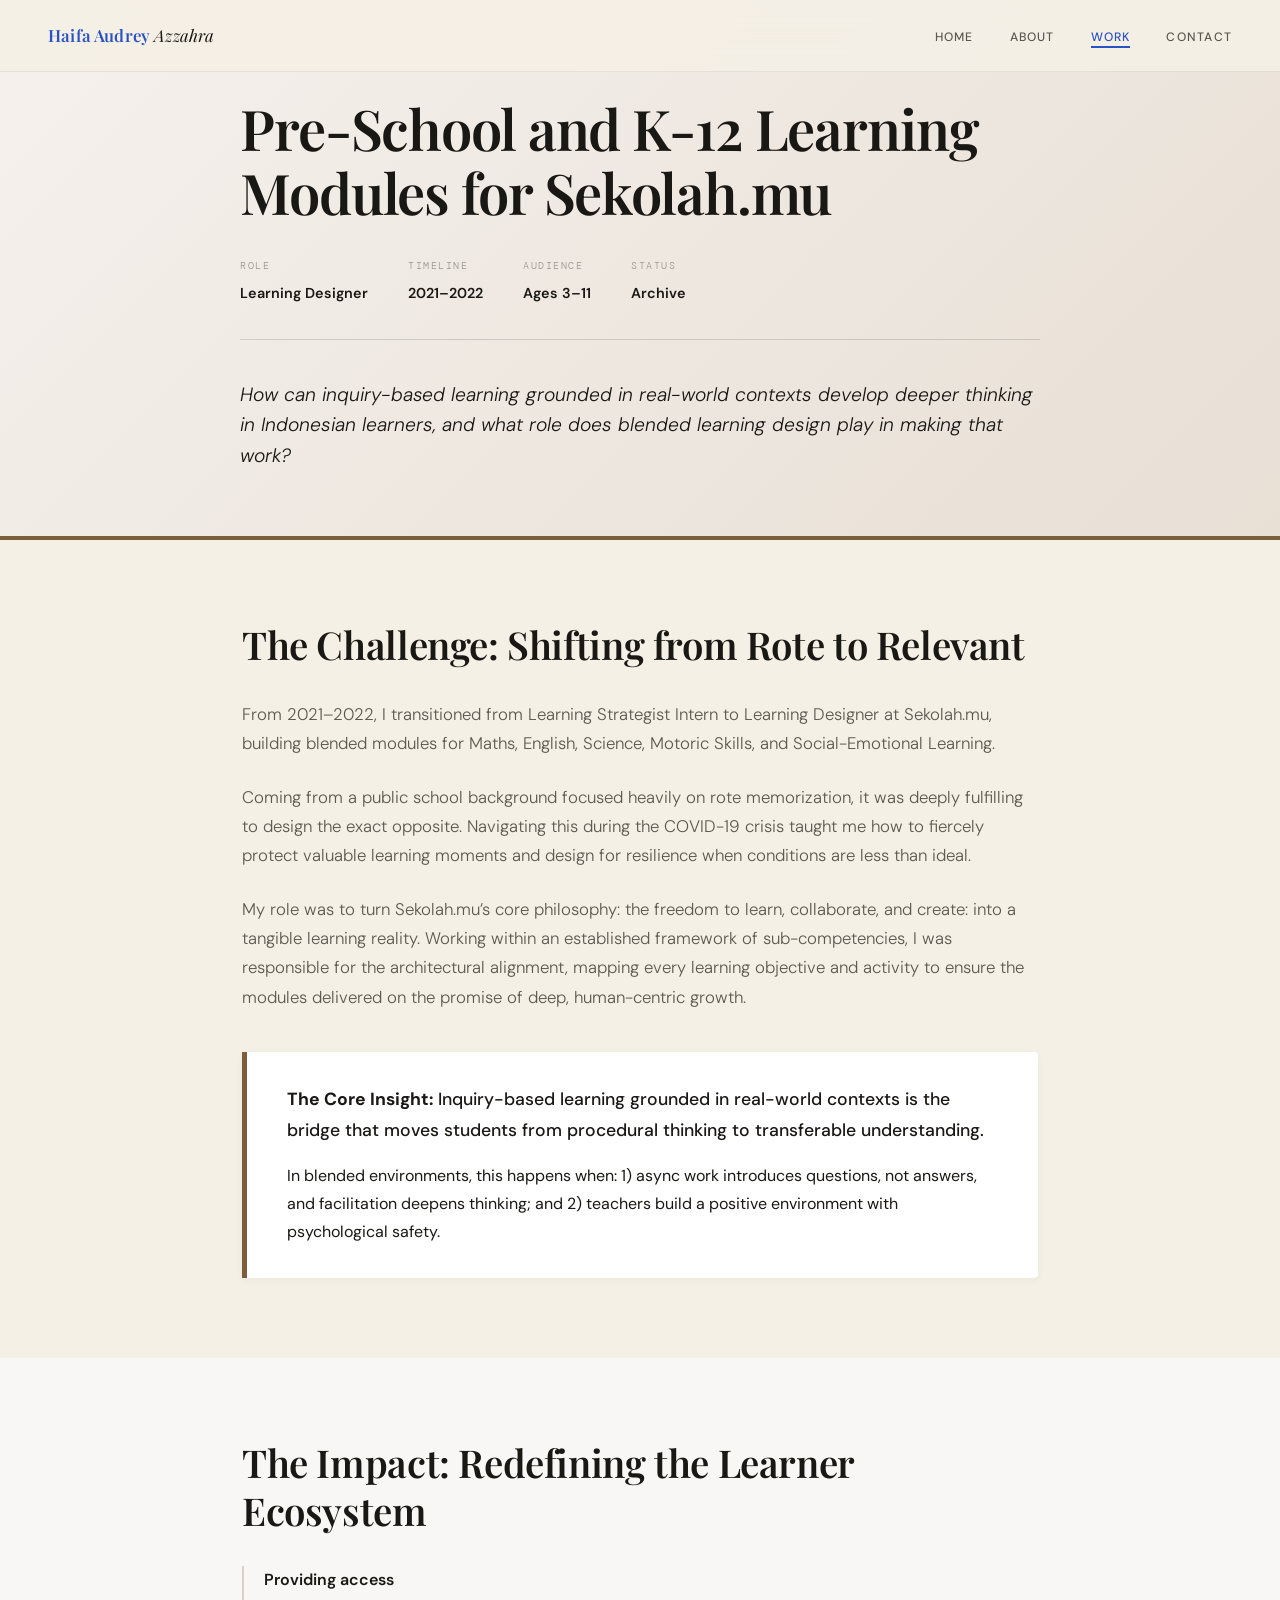
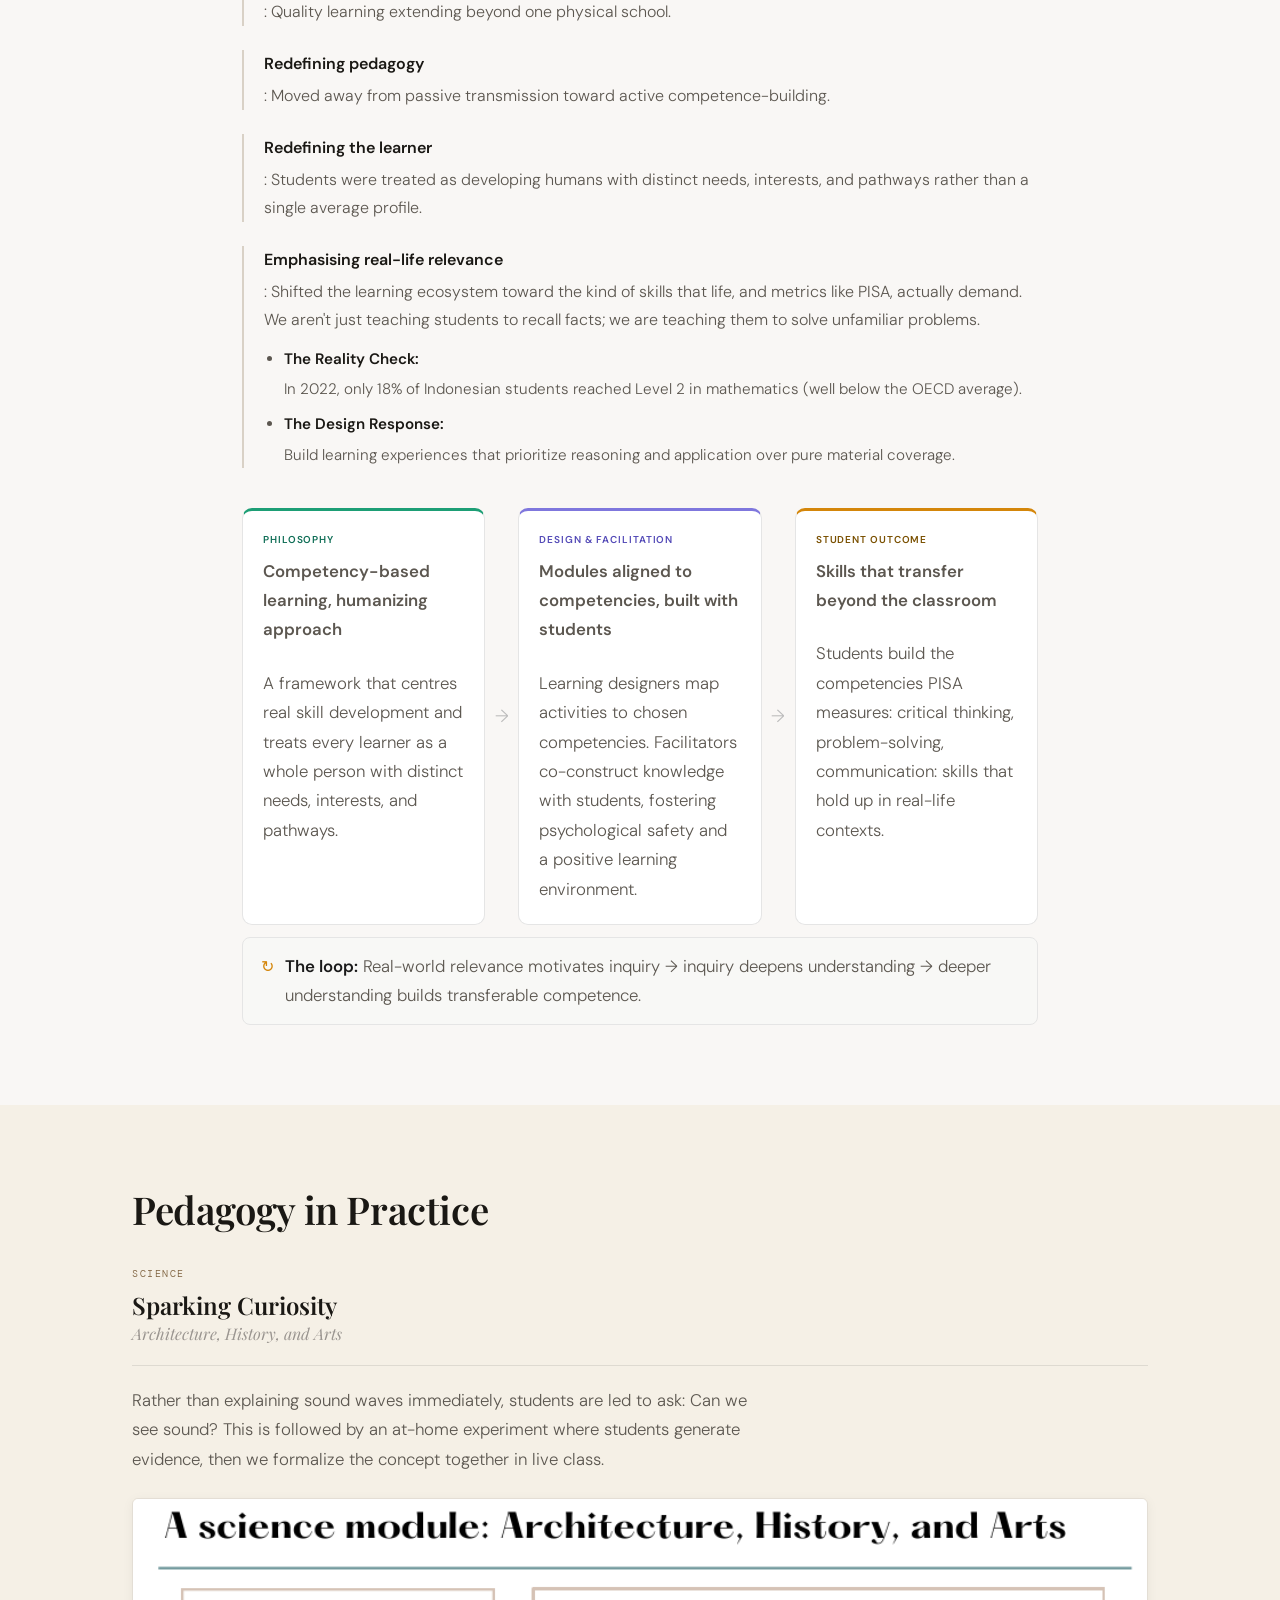
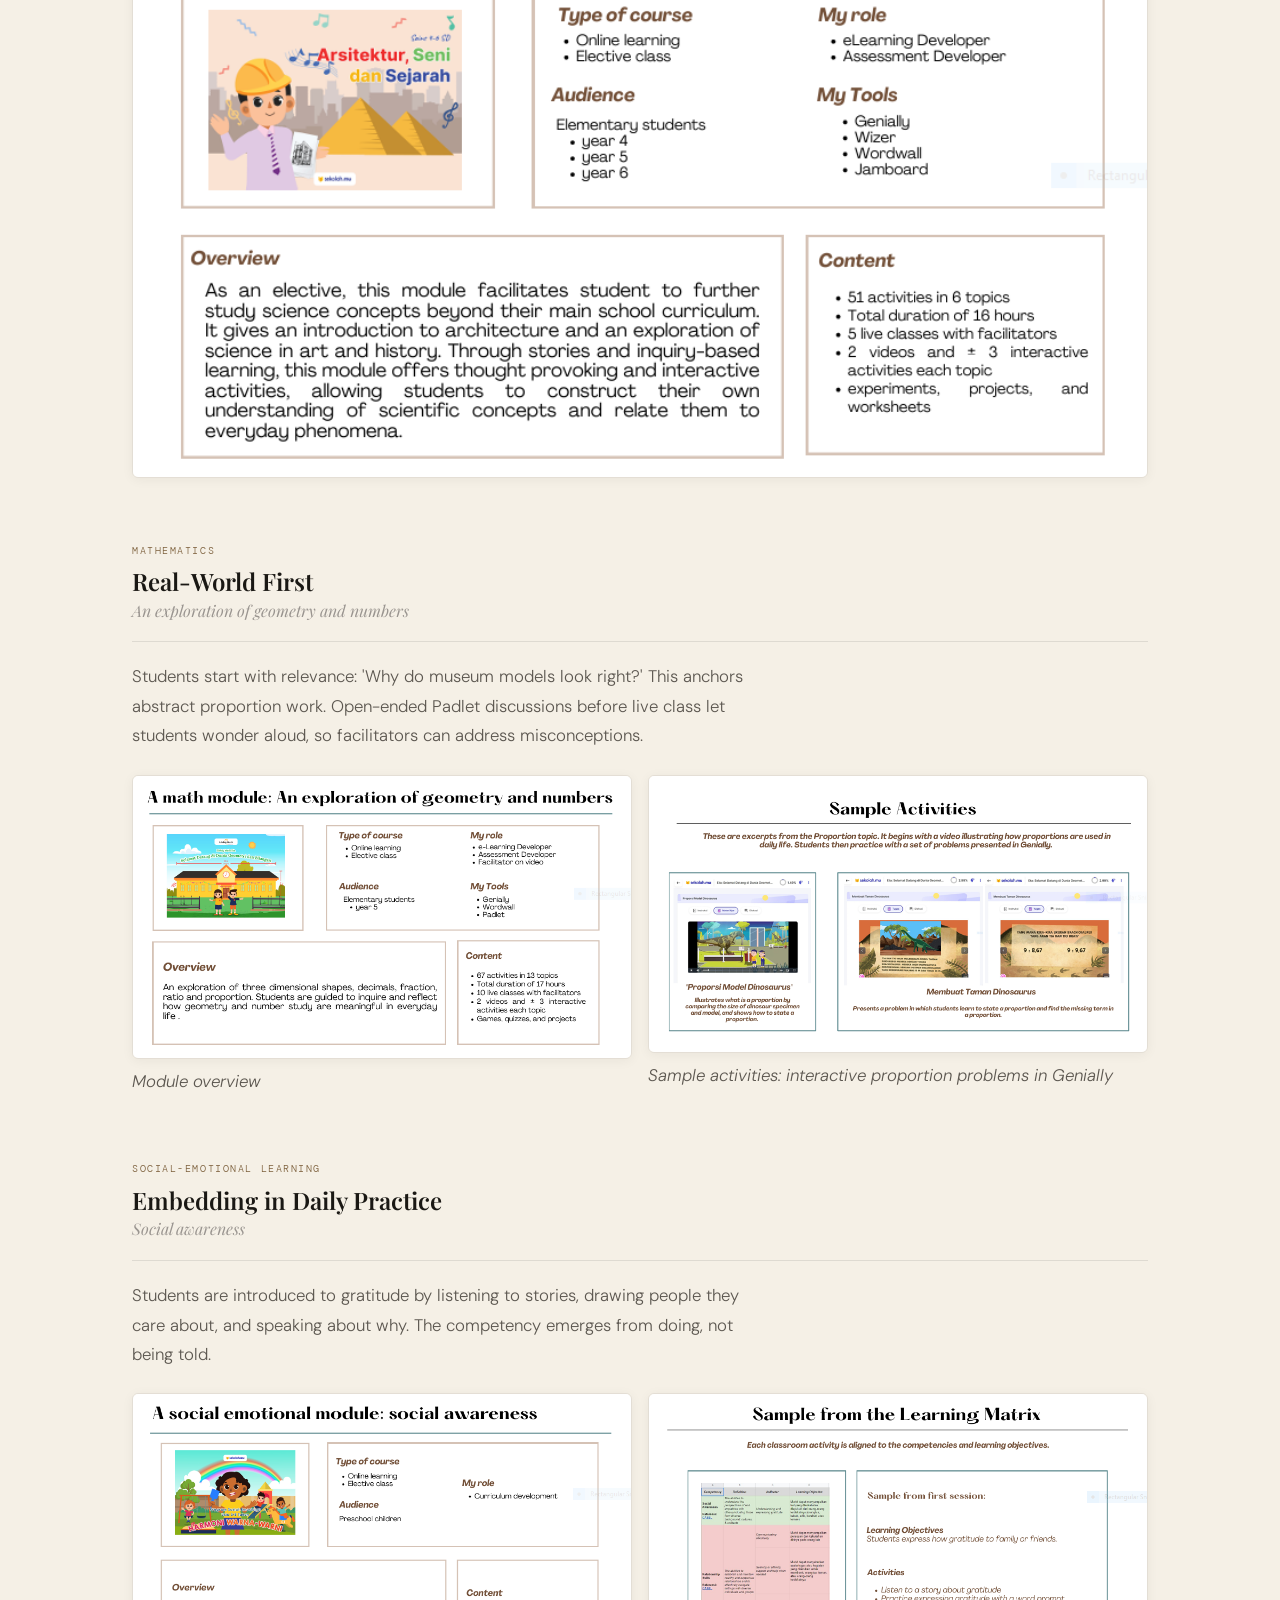
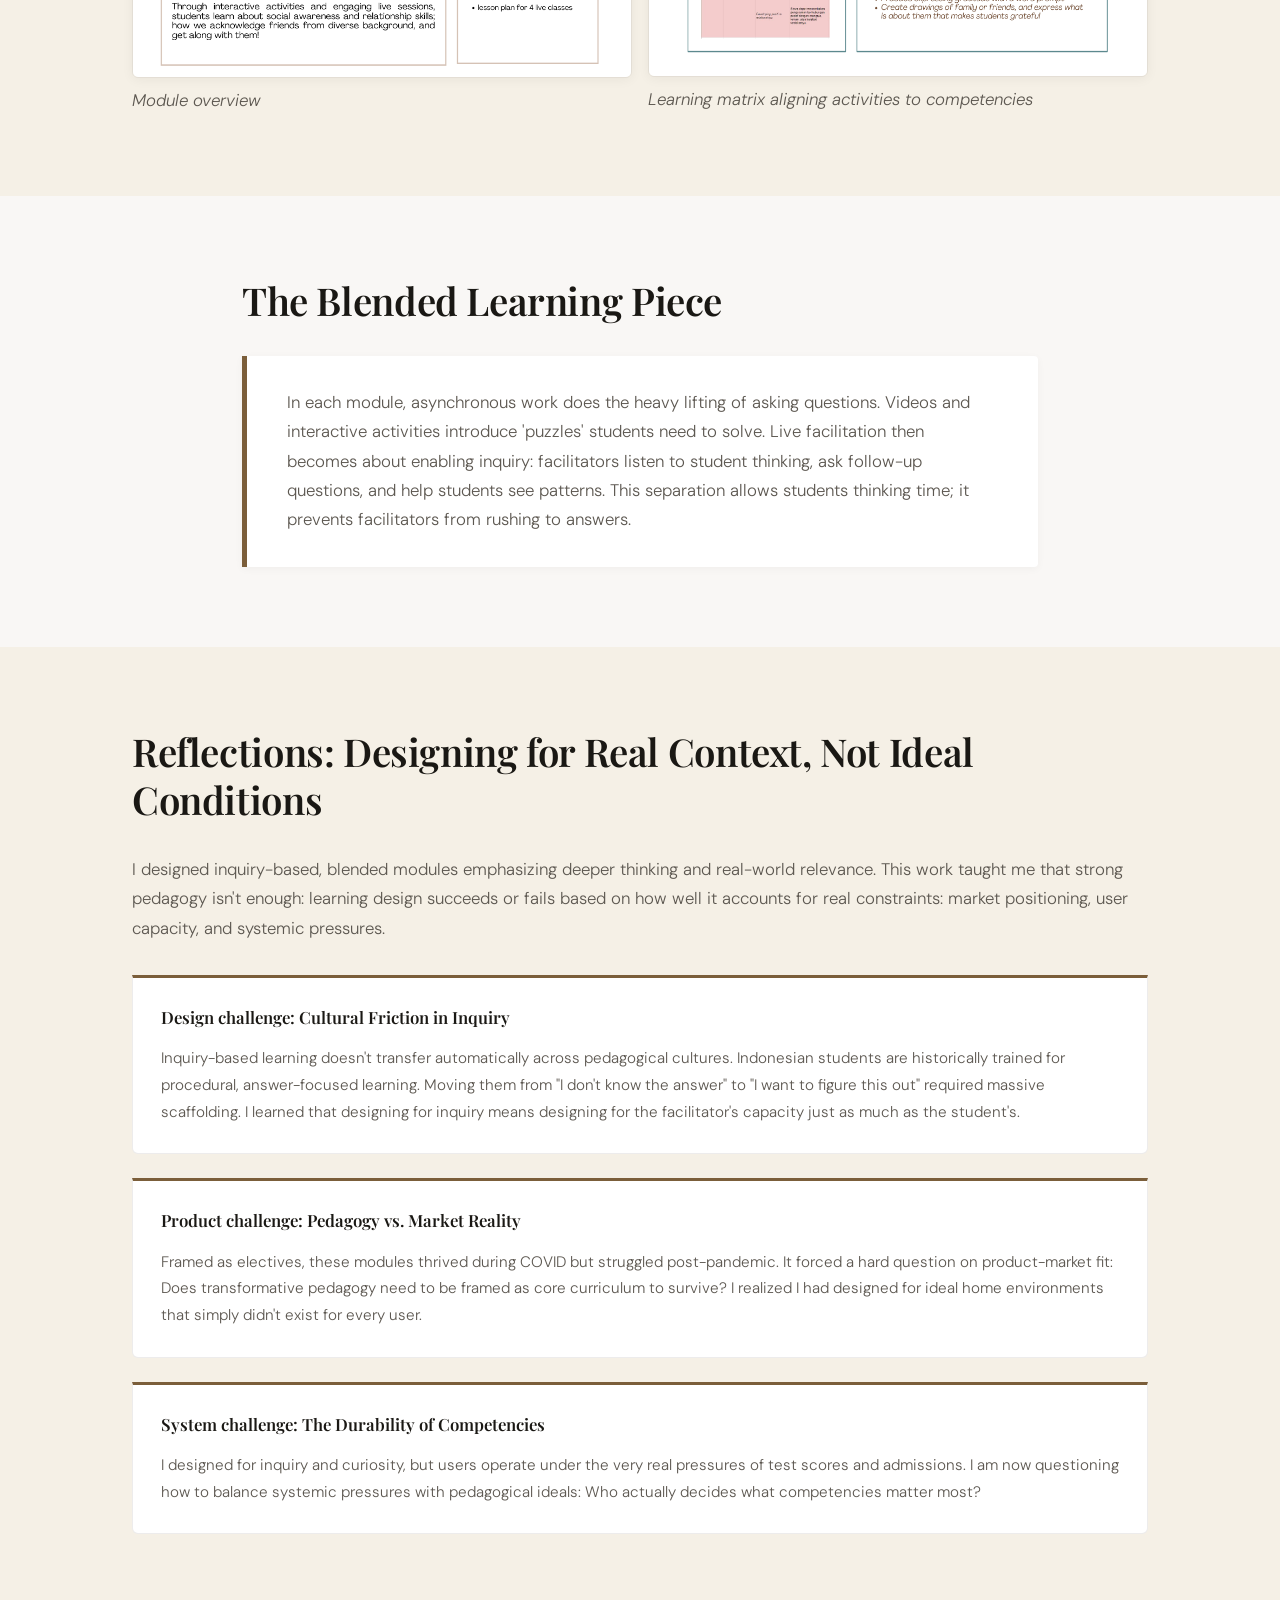
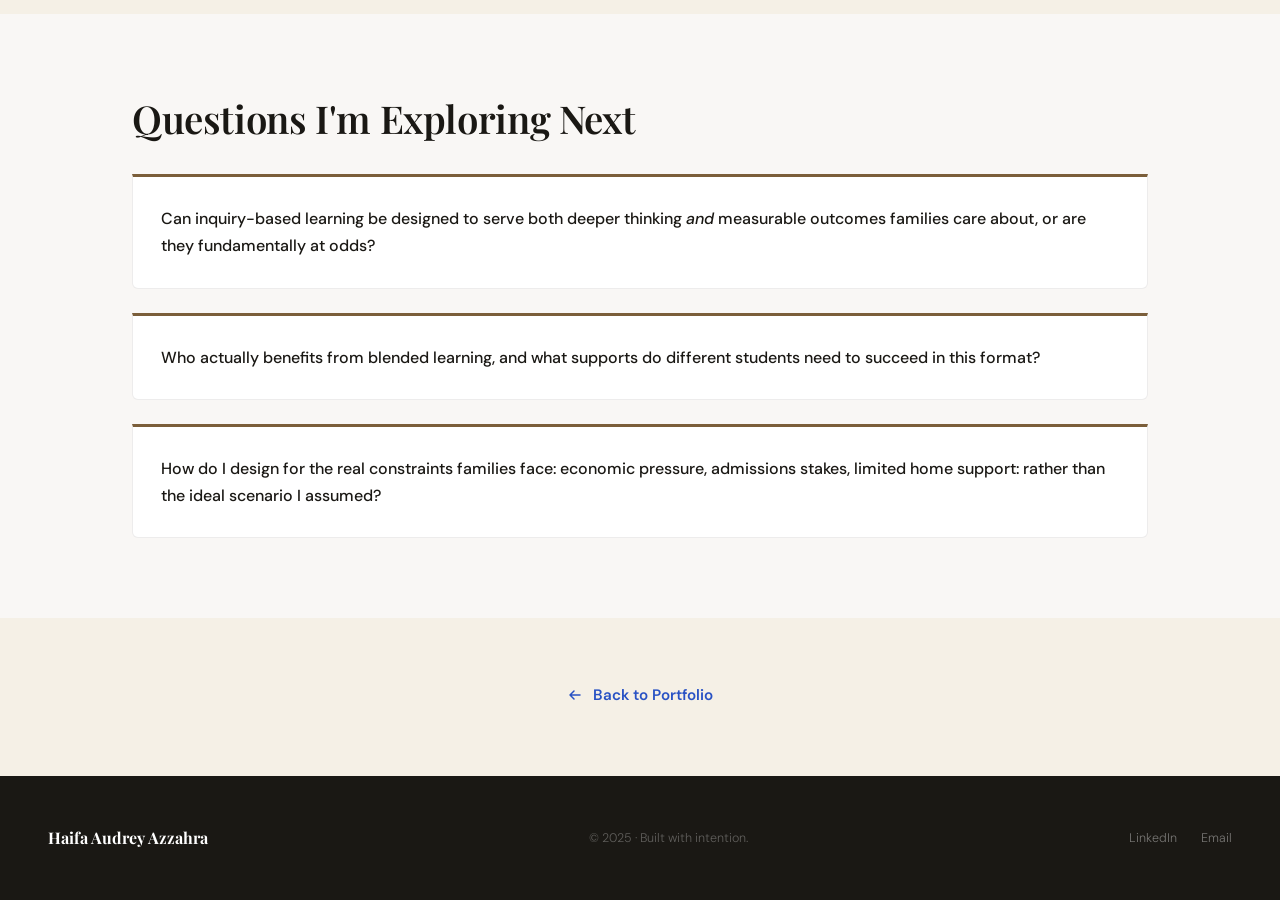
<file: projects/k12-modules.html>
<!DOCTYPE html>
<html lang="en">
<head>
  <meta charset="UTF-8" />
  <meta name="viewport" content="width=device-width, initial-scale=1.0" />
  <title>K-12 Learning Modules — Haifa Audrey Azzahra</title>
  <meta name="description" content="Inquiry-based blended learning modules for Indonesian K-12 students" />
  <link rel="stylesheet" href="../style.css" />
  <style>

    /* ── HERO ── */
    .project-hero {
      background: linear-gradient(135deg, #f5f1ed 0%, #e8dfd5 100%);
      padding: 6rem 3rem 4rem;
      border-bottom: 4px solid #7B5E3A;
    }
    .project-hero-inner { max-width: 800px; margin: 0 auto; }
    .project-hero h1 {
      font-family: var(--serif);
      font-size: clamp(2.2rem, 5vw, 3.5rem);
      font-weight: 600;
      color: var(--ink);
      margin-bottom: 2rem;
      line-height: 1.15;
      letter-spacing: -0.02em;
    }
    .project-hero-meta {
      display: flex;
      gap: 2.5rem;
      margin-bottom: 2.5rem;
      flex-wrap: wrap;
      padding-bottom: 2rem;
      border-bottom: 1px solid rgba(26,24,20,0.15);
    }
    .project-hero-meta-label {
      font-family: var(--mono);
      font-size: 0.65rem;
      letter-spacing: 0.15em;
      text-transform: uppercase;
      color: var(--ink-light);
      margin-bottom: 0.4rem;
    }
    .project-hero-meta-value { color: var(--ink); font-weight: 600; font-size: 0.9rem; }
    .project-hero-question { font-size: 1.2rem; color: var(--ink); line-height: 1.6; font-style: italic; }

    /* ── SECTION WRAPPERS ── */
    .section-narrow { max-width: 860px; margin: 0 auto; padding: 5rem 2rem; }
    .section-wide   { max-width: 1080px; margin: 0 auto; padding: 5rem 2rem; }
    .section-bg     { background: #f9f7f5; }

    /* ── TYPOGRAPHY ── */
    .section-narrow h2, .section-wide h2 {
      font-family: var(--serif);
      font-size: clamp(1.8rem, 3vw, 2.4rem);
      font-weight: 600;
      color: var(--ink);
      margin-bottom: 2rem;
      letter-spacing: -0.01em;
      line-height: 1.25;
    }
    .section-narrow p, .section-wide p {
      font-size: 1.05rem;
      color: var(--ink-muted);
      line-height: 1.75;
      margin-bottom: 1.5rem;
    }
    .section-narrow p:last-child, .section-wide p:last-child { margin-bottom: 0; }
    .lead { font-size: 1.15rem; line-height: 1.72; color: var(--ink); }

    /* ── CORE INSIGHT ── */
    .core-insight-box {
      border-left: 5px solid #7B5E3A;
      padding: 2rem 2.5rem;
      margin: 2.5rem 0 0;
      background: #fff;
      border-radius: 0 4px 4px 0;
      box-shadow: 0 2px 8px rgba(0,0,0,0.04);
    }
    .core-insight-box p { font-size: 1.1rem; color: var(--ink); font-weight: 500; margin-bottom: 1rem; }
    .core-insight-box p:last-child { font-weight: 400; font-size: 1rem; margin-bottom: 0; }

    /* ── WHY LIST ── */
    .why-list { list-style: none; padding: 0; margin: 1.5rem 0 0; display: flex; flex-direction: column; gap: 1.5rem; }
    .why-list > li {
      font-size: 1rem;
      color: var(--ink-muted);
      line-height: 1.75;
      padding-left: 1.25rem;
      border-left: 2px solid rgba(123,94,58,0.25);
    }
    .why-list > li strong { display: block; color: var(--ink); font-weight: 600; margin-bottom: 0.25rem; }
    .why-list ul { margin-top: 0.75rem; padding-left: 1.25rem; list-style: disc; display: flex; flex-direction: column; gap: 0.5rem; }
    .why-list ul li { border-left: none; padding-left: 0; font-size: 0.95rem; }

    /* ── COMPETENCY FLOW ── */
    .competency-flow { margin: 2.5rem 0 0; font-family: 'DM Sans', sans-serif; }
    .cf-row { display: flex; align-items: stretch; }
    .cf-card { flex: 1; border: 1px solid #e5e5e5; border-radius: 10px; padding: 1.25rem; background: #fff; }
    .cf-teal   { border-top: 3px solid #1D9E75; }
    .cf-purple { border-top: 3px solid #7F77DD; }
    .cf-amber  { border-top: 3px solid #D4860A; }
    .cf-label { display: block; font-size: 10px; font-weight: 600; letter-spacing: 0.09em; text-transform: uppercase; margin-bottom: 0.5rem; }
    .cf-teal .cf-label   { color: #0F6E56; }
    .cf-purple .cf-label { color: #534AB7; }
    .cf-amber .cf-label  { color: #7A5000; }
    .cf-title { font-size: 14px; font-weight: 600; color: #1a1a1a; margin: 0 0 0.5rem; line-height: 1.4; }
    .cf-body  { font-size: 13px; color: #555; line-height: 1.65; margin: 0; }
    .cf-arrow { display: flex; align-items: center; justify-content: center; padding: 0 0.6rem; flex-shrink: 0; font-size: 18px; color: #bbb; user-select: none; }
    .cf-loop { margin-top: 0.75rem; display: flex; align-items: flex-start; gap: 0.7rem; padding: 0.85rem 1.1rem; background: #f8f8f6; border-radius: 8px; border: 1px solid #e5e5e5; }
    .cf-loop-icon { font-size: 16px; color: #D4860A; flex-shrink: 0; margin-top: 1px; }
    .cf-loop-text { font-size: 13px; color: #555; line-height: 1.6; margin: 0; }
    .cf-loop-text strong { color: #1a1a1a; font-weight: 600; }

    /* ── MODULE SNAPSHOTS ── */
    .module-list { display: flex; flex-direction: column; gap: 4rem; margin-top: 0.5rem; }
    .module-entry-header {
      display: flex;
      flex-direction: column;
      gap: 0.4rem;
      padding-bottom: 1.25rem;
      border-bottom: 1px solid rgba(26,24,20,0.1);
      margin-bottom: 1.25rem;
    }
    .module-tag {
      font-family: var(--mono);
      font-size: 0.65rem;
      letter-spacing: 0.15em;
      text-transform: uppercase;
      color: #7B5E3A;
    }
    .module-entry h3 {
      font-family: var(--serif);
      font-size: 1.5rem;
      font-weight: 600;
      color: var(--ink);
      margin: 0;
      line-height: 1.3;
    }
    .module-entry h3 em {
      display: block;
      font-style: italic;
      font-weight: 400;
      font-size: 1rem;
      color: var(--ink-light);
      margin-top: 0.2rem;
    }
    .module-entry-body {
      font-size: 1.05rem;
      color: var(--ink-muted);
      line-height: 1.75;
      margin: 0 0 2rem;
      max-width: 640px;
    }
    .module-entry-images { display: grid; gap: 1rem; }
    .module-entry-images.two-col { grid-template-columns: 1fr 1fr; }
    .module-img-wrap img {
      width: 100%;
      height: auto;
      display: block;
      border-radius: 6px;
      border: 1px solid rgba(26,24,20,0.08);
      box-shadow: 0 2px 12px rgba(0,0,0,0.05);
    }
    .module-img-caption { font-size: 0.82rem; font-style: italic; color: var(--ink-light); margin-top: 0.5rem; }

    /* ── BLENDED LEARNING ── */
    .blended-box {
      border-left: 5px solid #7B5E3A;
      padding: 2rem 2.5rem;
      background: #fff;
      border-radius: 0 4px 4px 0;
      box-shadow: 0 2px 8px rgba(0,0,0,0.04);
      margin-top: 1rem;
    }
    .blended-box p { font-size: 1.05rem; color: var(--ink-muted); line-height: 1.75; margin: 0; }

    /* ── REFLECTIONS ── */
    .reflection-grid { display: flex; flex-direction: column; gap: 1.5rem; margin-top: 2rem; }
    .reflection-card {
      background: #fff;
      border: 1px solid rgba(26,24,20,0.08);
      border-top: 3px solid #7B5E3A;
      border-radius: 0 0 6px 6px;
      padding: 1.75rem;
    }
    .reflection-card h4 { font-family: var(--serif); font-size: 1.05rem; font-weight: 600; color: var(--ink); margin: 0 0 1rem; line-height: 1.4; }
    .reflection-card p  { font-size: 0.95rem; color: var(--ink-muted); line-height: 1.75; margin: 0; }

    /* ── QUESTIONS ── */
    .question-grid { display: flex; flex-direction: column; gap: 1.5rem; margin-top: 2rem; }
    .question-card {
      background: #fff;
      border: 1px solid rgba(26,24,20,0.08);
      border-top: 3px solid #7B5E3A;
      border-radius: 0 0 6px 6px;
      padding: 1.75rem;
      font-size: 1rem;
      color: var(--ink);
      font-weight: 500;
      line-height: 1.7;
    }

    /* ── BACK ── */
    .back-section { text-align: center; padding: 4rem 2rem; }
    .back-link { display: inline-flex; align-items: center; gap: 0.6rem; color: var(--cobalt); font-weight: 600; font-size: 0.95rem; text-decoration: none; transition: gap 0.2s; }
    .back-link:hover { gap: 0.9rem; }

    /* ── RESPONSIVE ── */
    @media (max-width: 860px) {
      .module-entry-images.two-col { grid-template-columns: 1fr; }
    }
    @media (max-width: 600px) {
      .project-hero { padding: 4rem 1.5rem 3rem; }
      .section-narrow, .section-wide { padding: 3rem 1.5rem; }
      .cf-row { flex-direction: column; gap: 0.6rem; }
      .cf-arrow { transform: rotate(90deg); padding: 0.2rem 0; align-self: center; }
    }
  </style>
</head>
<body>

  <!-- NAV -->
  <nav>
    <a href="../index.html" class="nav-brand">Haifa Audrey <span>Azzahra</span></a>
    <ul class="nav-links" id="navLinks">
      <li><a href="../index.html">Home</a></li>
      <li><a href="../about.html">About</a></li>
      <li><a href="../index.html#work" class="active">Work</a></li>
      <li><a href="../contact.html">Contact</a></li>
    </ul>
    <button class="hamburger" id="hamburger" aria-label="Menu">
      <span></span><span></span><span></span>
    </button>
  </nav>

  <!-- HERO -->
  <section class="project-hero">
    <div class="project-hero-inner">
      <h1>Pre-School and K-12 Learning Modules for Sekolah.mu</h1>
      <div class="project-hero-meta">
        <div>
          <div class="project-hero-meta-label">Role</div>
          <div class="project-hero-meta-value">Learning Designer</div>
        </div>
        <div>
          <div class="project-hero-meta-label">Timeline</div>
          <div class="project-hero-meta-value">2021–2022</div>
        </div>
        <div>
          <div class="project-hero-meta-label">Audience</div>
          <div class="project-hero-meta-value">Ages 3–11</div>
        </div>
        <div>
          <div class="project-hero-meta-label">Status</div>
          <div class="project-hero-meta-value">Archive</div>
        </div>
      </div>
      <p class="project-hero-question">How can inquiry-based learning grounded in real-world contexts develop deeper thinking in Indonesian learners, and what role does blended learning design play in making that work?</p>
    </div>
  </section>

  <!-- CONTEXT -->
  <div class="section-narrow">
    <h2>The Challenge: Shifting from Rote to Relevant</h2>
    <p class="lead">From 2021–2022, I transitioned from Learning Strategist Intern to Learning Designer at Sekolah.mu, building blended modules for Maths, English, Science, Motoric Skills, and Social-Emotional Learning.</p>
    <p>Coming from a public school background focused heavily on rote memorization, it was deeply fulfilling to design the exact opposite. Navigating this during the COVID-19 crisis taught me how to fiercely protect valuable learning moments and design for resilience when conditions are less than ideal.</p>
    <p>My role was to turn Sekolah.mu’s core philosophy: the freedom to learn, collaborate, and create: into a tangible learning reality. Working within an established framework of sub-competencies, I was responsible for the architectural alignment, mapping every learning objective and activity to ensure the modules delivered on the promise of deep, human-centric growth.</p>
    <div class="core-insight-box">
      <p><strong>The Core Insight:</strong> Inquiry-based learning grounded in real-world contexts is the bridge that moves students from procedural thinking to transferable understanding.</p>
      <p>In blended environments, this happens when: 1) async work introduces questions, not answers, and facilitation deepens thinking; and 2) teachers build a positive environment with psychological safety.</p>
    </div>
  </div>

  <!-- WHY THIS MATTERS -->
  <div class="section-bg">
    <div class="section-narrow">
      <h2>The Impact: Redefining the Learner Ecosystem</h2>
      <ul class="why-list">
        <li><strong>Providing access</strong>: Quality learning extending beyond one physical school.</li>
        <li><strong>Redefining pedagogy</strong>: Moved away from passive transmission toward active competence-building.</li>
        <li><strong>Redefining the learner</strong>: Students were treated as developing humans with distinct needs, interests, and pathways rather than a single average profile.</li>
        <li>
          <strong>Emphasising real-life relevance</strong>:
          Shifted the learning ecosystem toward the kind of skills that life, and metrics like PISA, actually demand. We aren't just teaching students to recall facts; we are teaching them to solve unfamiliar problems.
          <ul>
            <li><strong>The Reality Check:</strong> In 2022, only 18% of Indonesian students reached Level 2 in mathematics (well below the OECD average).</li>
            <li><strong>The Design Response:</strong> Build learning experiences that prioritize reasoning and application over pure material coverage.</li>
          </ul>
        </li>
      </ul>
      <div class="competency-flow">
        <div class="cf-row">
          <div class="cf-card cf-teal">
            <span class="cf-label">Philosophy</span>
            <p class="cf-title">Competency-based learning, humanizing approach</p>
            <p class="cf-body">A framework that centres real skill development and treats every learner as a whole person with distinct needs, interests, and pathways.</p>
          </div>
          <div class="cf-arrow" aria-hidden="true">→</div>
          <div class="cf-card cf-purple">
            <span class="cf-label">Design &amp; facilitation</span>
            <p class="cf-title">Modules aligned to competencies, built with students</p>
            <p class="cf-body">Learning designers map activities to chosen competencies. Facilitators co-construct knowledge with students, fostering psychological safety and a positive learning environment.</p>
          </div>
          <div class="cf-arrow" aria-hidden="true">→</div>
          <div class="cf-card cf-amber">
            <span class="cf-label">Student outcome</span>
            <p class="cf-title">Skills that transfer beyond the classroom</p>
            <p class="cf-body">Students build the competencies PISA measures: critical thinking, problem-solving, communication: skills that hold up in real-life contexts.</p>
          </div>
        </div>
        <div class="cf-loop">
          <span class="cf-loop-icon" aria-hidden="true">↻</span>
          <p class="cf-loop-text"><strong>The loop:</strong> Real-world relevance motivates inquiry → inquiry deepens understanding → deeper understanding builds transferable competence.</p>
        </div>
      </div>
    </div>
  </div>

  <!-- THREE MODULE SNAPSHOTS -->
  <div class="section-wide">
    <h2>Pedagogy in Practice</h2>
    <div class="module-list">

      <!-- Science -->
      <div class="module-entry">
        <div class="module-entry-header">
          <span class="module-tag">Science</span>
          <h3>Sparking Curiosity <em>Architecture, History, and Arts</em></h3>
        </div>
        <p class="module-entry-body">Rather than explaining sound waves immediately, students are led to ask: Can we see sound? This is followed by an at-home experiment where students generate evidence, then we formalize the concept together in live class.</p>
        <div class="module-entry-images">
          <div class="module-img-wrap">
            <img src="../assets/k12-science-module.png" alt="Science Module: Architecture, History, and Arts" />
          </div>
        </div>
      </div>

      <!-- Math -->
      <div class="module-entry">
        <div class="module-entry-header">
          <span class="module-tag">Mathematics</span>
          <h3>Real-World First <em>An exploration of geometry and numbers</em></h3>
        </div>
        <p class="module-entry-body">Students start with relevance: 'Why do museum models look right?' This anchors abstract proportion work. Open-ended Padlet discussions before live class let students wonder aloud, so facilitators can address misconceptions.</p>
        <div class="module-entry-images two-col">
          <div class="module-img-wrap">
            <img src="../assets/k12-math-module.png" alt="Math Module overview" />
            <p class="module-img-caption">Module overview</p>
          </div>
          <div class="module-img-wrap">
            <img src="../assets/k12-sample-activities.png" alt="Sample proportion activities in Genially" />
            <p class="module-img-caption">Sample activities: interactive proportion problems in Genially</p>
          </div>
        </div>
      </div>

      <!-- SEL -->
      <div class="module-entry">
        <div class="module-entry-header">
          <span class="module-tag">Social-Emotional Learning</span>
          <h3>Embedding in Daily Practice <em>Social awareness</em></h3>
        </div>
        <p class="module-entry-body">Students are introduced to gratitude by listening to stories, drawing people they care about, and speaking about why. The competency emerges from doing, not being told.</p>
        <div class="module-entry-images two-col">
          <div class="module-img-wrap">
            <img src="../assets/k12-sel-module.png" alt="SEL Module overview" />
            <p class="module-img-caption">Module overview</p>
          </div>
          <div class="module-img-wrap">
            <img src="../assets/k12-learning-matrix.png" alt="Learning matrix aligning activities to competencies" />
            <p class="module-img-caption">Learning matrix aligning activities to competencies</p>
          </div>
        </div>
      </div>

    </div>
  </div>

  <!-- BLENDED LEARNING -->
  <div class="section-bg">
    <div class="section-narrow">
      <h2>The Blended Learning Piece</h2>
      <div class="blended-box">
        <p>In each module, asynchronous work does the heavy lifting of asking questions. Videos and interactive activities introduce 'puzzles' students need to solve. Live facilitation then becomes about enabling inquiry: facilitators listen to student thinking, ask follow-up questions, and help students see patterns. This separation allows students thinking time; it prevents facilitators from rushing to answers.</p>
      </div>
    </div>
  </div>

  <!-- REFLECTIONS -->
  <div class="section-wide">
    <h2>Reflections: Designing for Real Context, Not Ideal Conditions</h2>
    <p class="lead">I designed inquiry-based, blended modules emphasizing deeper thinking and real-world relevance. This work taught me that strong pedagogy isn't enough: learning design succeeds or fails based on how well it accounts for real constraints: market positioning, user capacity, and systemic pressures.</p>
    <div class="reflection-grid">
      <div class="reflection-card">
        <h4>Design challenge: Cultural Friction in Inquiry</h4>
        <p>Inquiry-based learning doesn't transfer automatically across pedagogical cultures. Indonesian students are historically trained for procedural, answer-focused learning. Moving them from "I don't know the answer" to "I want to figure this out" required massive scaffolding. I learned that designing for inquiry means designing for the facilitator's capacity just as much as the student's.</p>
      </div>
      <div class="reflection-card">
        <h4>Product challenge: Pedagogy vs. Market Reality</h4>
        <p>Framed as electives, these modules thrived during COVID but struggled post-pandemic. It forced a hard question on product-market fit: Does transformative pedagogy need to be framed as core curriculum to survive? I realized I had designed for ideal home environments that simply didn't exist for every user.</p>
      </div>
      <div class="reflection-card">
        <h4>System challenge: The Durability of Competencies</h4>
        <p>I designed for inquiry and curiosity, but users operate under the very real pressures of test scores and admissions. I am now questioning how to balance systemic pressures with pedagogical ideals: Who actually decides what competencies matter most?</p>
      </div>
    </div>
  </div>

  <!-- QUESTIONS -->
  <div class="section-bg">
    <div class="section-wide">
      <h2>Questions I'm Exploring Next</h2>
      <div class="question-grid">
        <div class="question-card">Can inquiry-based learning be designed to serve both deeper thinking <em>and</em> measurable outcomes families care about, or are they fundamentally at odds?</div>
        <div class="question-card">Who actually benefits from blended learning, and what supports do different students need to succeed in this format?</div>
        <div class="question-card">How do I design for the real constraints families face: economic pressure, admissions stakes, limited home support: rather than the ideal scenario I assumed?</div>
      </div>
    </div>
  </div>

  <!-- BACK -->
  <section class="back-section">
    <a href="../index.html#work" class="back-link">
      <svg width="16" height="16" viewBox="0 0 16 16" fill="none"><path d="M13 8H3M7 12l-4-4 4-4" stroke="currentColor" stroke-width="1.5" stroke-linecap="round" stroke-linejoin="round"/></svg>
      Back to Portfolio
    </a>
  </section>

  <!-- FOOTER -->
  <footer>
    <div class="footer-brand"><strong>Haifa Audrey Azzahra</strong></div>
    <div class="footer-copy">© 2025 · Built with intention.</div>
    <div class="footer-links">
      <a href="https://www.linkedin.com/in/haifa-audrey/" target="_blank">LinkedIn</a>
      <a href="mailto:ahaifaaudrey@gmail.com">Email</a>
    </div>
  </footer>

  <script>
    const ham = document.getElementById('hamburger');
    const nav = document.getElementById('navLinks');
    ham.addEventListener('click', () => nav.classList.toggle('open'));
  </script>
</body>
</html>
</file>
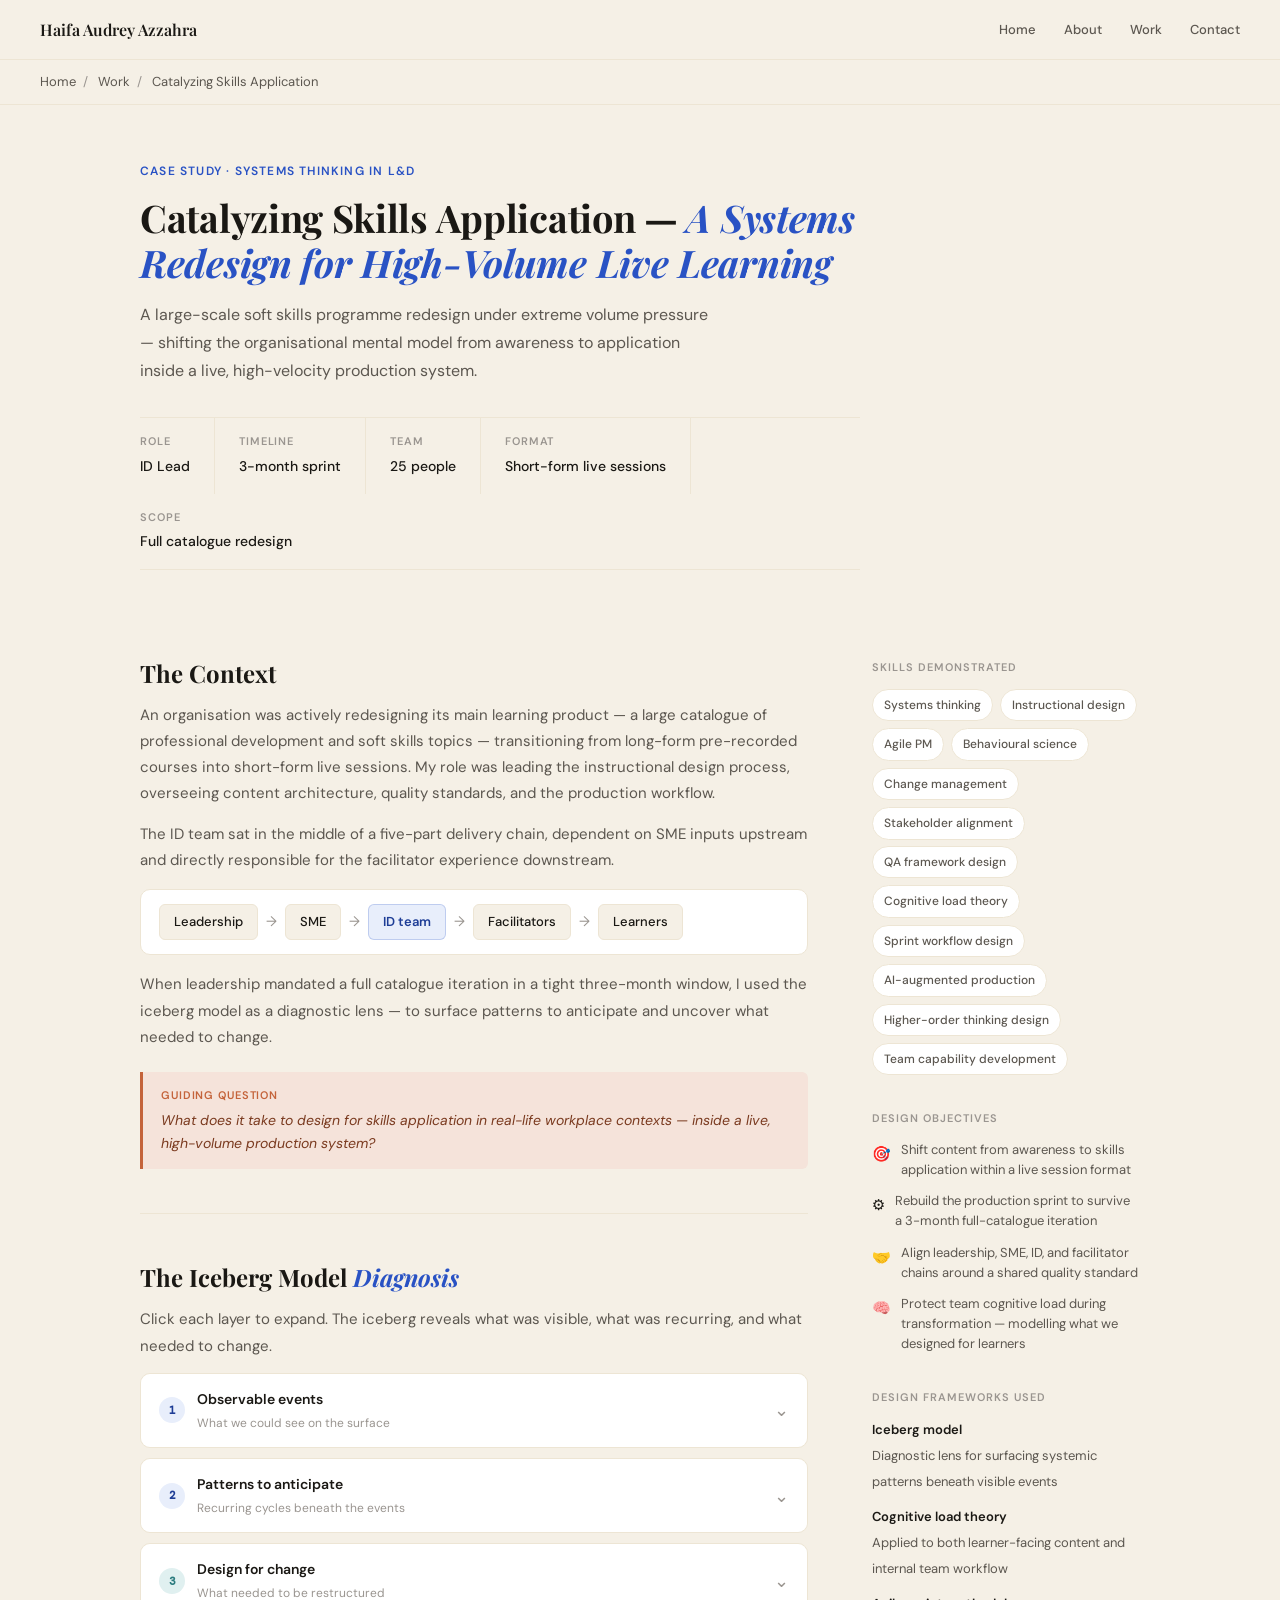
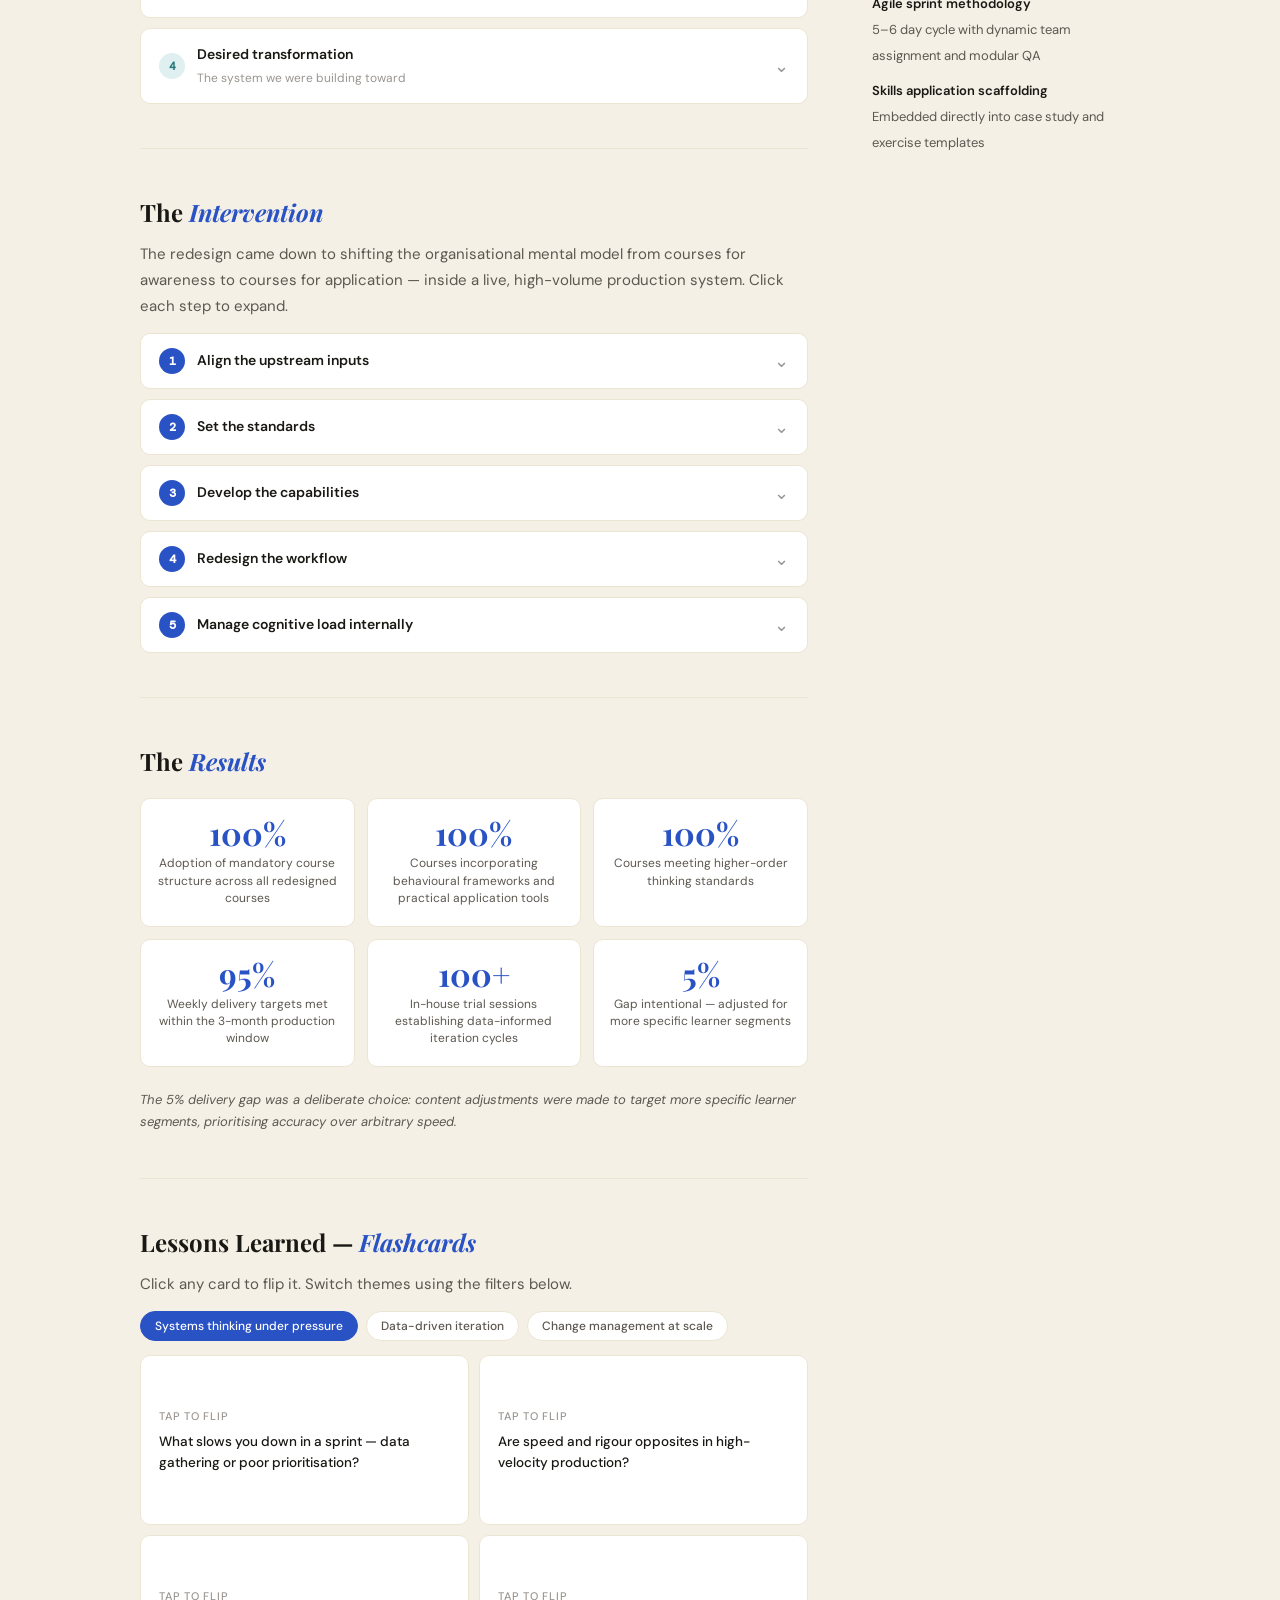
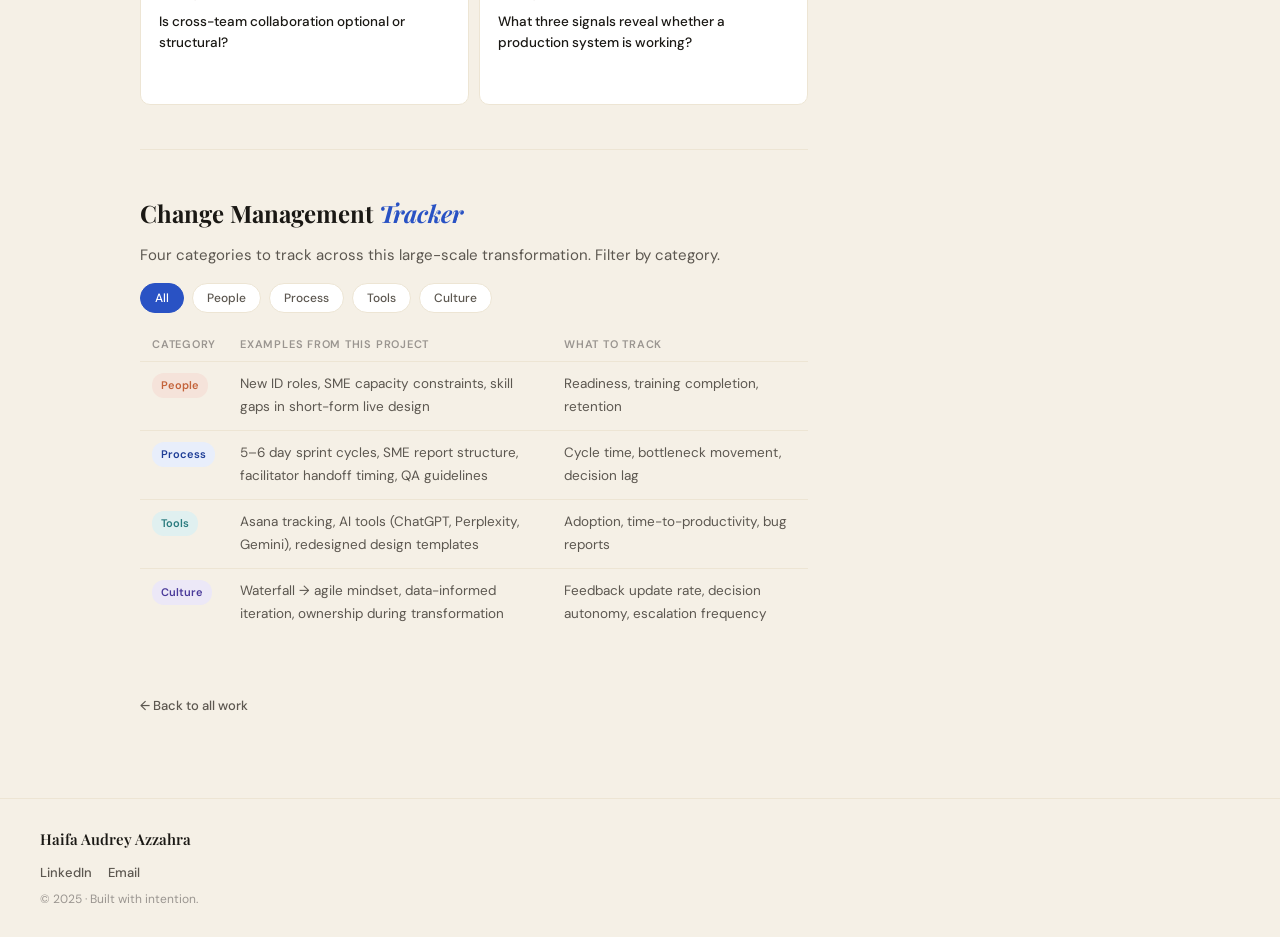
<file: projects/systems_thinking_case_study.html>
<!DOCTYPE html>
<html lang="en">
<head>
<meta charset="UTF-8"/>
<meta name="viewport" content="width=device-width,initial-scale=1.0"/>
<title>Catalyzing Skills Application — Haifa Audrey Azzahra</title>
<link rel="preconnect" href="https://fonts.googleapis.com"/>
<link rel="preconnect" href="https://fonts.gstatic.com" crossorigin/>
<link href="https://fonts.googleapis.com/css2?family=Playfair+Display:ital,wght@0,600;0,700;1,600&family=DM+Sans:wght@400;500;600&family=DM+Mono&display=swap" rel="stylesheet"/>
<style>
*,*::before,*::after{box-sizing:border-box;margin:0;padding:0}
:root{
  --cobalt:#2952C4;
  --cobalt-dark:#1E3D96;
  --cobalt-pale:#E8EEFB;
  --ivory:#F5F0E6;
  --ivory-dark:#EDE5D4;
  --ink:#1A1814;
  --ink-muted:#5C5750;
  --ink-light:#9A9590;
  --white:#FFFFFF;
  --accent:#C4633A;
  --accent-pale:#F5E3DA;
  --teal:#2A7B7E;
  --teal-pale:#E0F0F0;
  --serif:'Playfair Display',Georgia,serif;
  --sans:'DM Sans',system-ui,sans-serif;
  --mono:'DM Mono',monospace;
  --radius:10px;
  --radius-sm:6px;
}
body{font-family:var(--sans);background:var(--ivory);color:var(--ink);line-height:1.7;font-size:15px}

/* NAV */
nav{
  display:flex;align-items:center;justify-content:space-between;
  padding:16px 40px;
  border-bottom:1px solid var(--ivory-dark);
  position:sticky;top:0;background:var(--ivory);z-index:100;
}
.nav-brand{font-family:var(--serif);font-size:16px;font-weight:600;text-decoration:none;color:var(--ink)}
.nav-links{display:flex;gap:28px}
.nav-links a{font-size:13px;color:var(--ink-muted);text-decoration:none;font-weight:500}
.nav-links a:hover{color:var(--cobalt)}

/* BREADCRUMB */
.breadcrumb{
  padding:11px 40px;font-size:13px;color:var(--ink-muted);
  border-bottom:1px solid var(--ivory-dark);background:var(--ivory);
}
.breadcrumb a{color:var(--ink-muted);text-decoration:none}
.breadcrumb a:hover{color:var(--cobalt)}
.breadcrumb sep{margin:0 7px;color:var(--ink-light)}

/* PAGE */
.page{max-width:1080px;margin:0 auto;padding:0 40px 80px}

/* HERO */
.hero{padding:56px 0 36px;max-width:720px}
.hero-eyebrow{
  font-size:12px;font-weight:600;letter-spacing:.1em;text-transform:uppercase;
  color:var(--cobalt);margin-bottom:14px;
}
.hero h1{
  font-family:var(--serif);font-size:38px;font-weight:700;line-height:1.18;
  letter-spacing:-.3px;margin-bottom:16px;
}
.hero h1 em{font-style:italic;color:var(--cobalt)}
.hero-sub{font-size:16px;color:var(--ink-muted);max-width:580px;line-height:1.75}

/* META */
.meta-row{
  display:flex;flex-wrap:wrap;gap:0;
  border-top:1px solid var(--ivory-dark);
  border-bottom:1px solid var(--ivory-dark);
  margin:32px 0 0;
}
.meta-item{
  padding:14px 24px 14px 0;
  margin-right:24px;
  border-right:1px solid var(--ivory-dark);
}
.meta-item:first-child{padding-left:0}
.meta-item:last-child{border-right:none}
.meta-item label{display:block;font-size:11px;text-transform:uppercase;letter-spacing:.08em;color:var(--ink-light);font-weight:600;margin-bottom:3px}
.meta-item span{font-size:14px;font-weight:500;color:var(--ink)}

/* COLUMNS */
.cols{display:grid;grid-template-columns:1fr 268px;gap:64px;align-items:start;margin-top:52px}
@media(max-width:760px){.cols{grid-template-columns:1fr}}

/* ARTICLE */
article h2{
  font-family:var(--serif);font-size:24px;font-weight:700;
  margin:48px 0 14px;line-height:1.25;
}
article h2:first-child{margin-top:0}
article h2 em{font-style:italic;color:var(--cobalt)}
article h3{font-family:var(--sans);font-size:14px;font-weight:600;margin:18px 0 7px;color:var(--ink)}
article p{font-size:15px;color:var(--ink-muted);margin-bottom:14px;line-height:1.75}
article p:last-child{margin-bottom:0}

.pull{
  border-left:3px solid var(--accent);
  background:var(--accent-pale);
  padding:14px 18px;border-radius:0 var(--radius-sm) var(--radius-sm) 0;
  font-size:14px;color:#7a3a1f;margin:22px 0;line-height:1.65;
  font-style:italic;
}
.pull strong{display:block;font-style:normal;font-size:11px;text-transform:uppercase;letter-spacing:.08em;color:var(--accent);margin-bottom:5px;font-weight:600}

/* CHAIN */
.chain{
  display:flex;align-items:center;flex-wrap:wrap;
  background:var(--white);border:1px solid var(--ivory-dark);
  border-radius:var(--radius);padding:14px 18px;margin:16px 0;
  gap:0;
}
.cn{
  font-size:13px;font-weight:500;padding:6px 14px;
  background:var(--ivory);border:1px solid var(--ivory-dark);
  border-radius:var(--radius-sm);color:var(--ink);white-space:nowrap;
}
.cn.mid{background:var(--cobalt-pale);color:var(--cobalt-dark);border-color:rgba(41,82,196,.22);font-weight:600}
.ca{color:var(--ink-light);padding:0 8px;font-size:14px}

hr.div{border:none;border-top:1px solid var(--ivory-dark);margin:44px 0}

/* ACCORDIONS */
.acc{
  border:1px solid var(--ivory-dark);border-radius:var(--radius);
  overflow:hidden;margin-bottom:10px;background:var(--white);
}
.acc-head{
  display:flex;align-items:center;justify-content:space-between;
  padding:14px 18px;cursor:pointer;user-select:none;
  background:var(--white);transition:background .15s;
}
.acc-head:hover{background:var(--ivory)}
.acc-left{display:flex;align-items:center;gap:12px}
.acc-num{
  width:26px;height:26px;border-radius:50%;flex-shrink:0;
  display:flex;align-items:center;justify-content:center;
  font-size:11px;font-weight:700;font-family:var(--mono);
  background:var(--cobalt-pale);color:var(--cobalt-dark);
}
.acc.warm .acc-num{background:var(--accent-pale);color:var(--accent)}
.acc.teal-acc .acc-num{background:var(--teal-pale);color:var(--teal)}
.acc-num.step{background:var(--cobalt);color:var(--white);font-size:12px}
.acc-title{font-size:14px;font-weight:600;color:var(--ink)}
.acc-sub{font-size:12px;color:var(--ink-light);margin-top:1px}
.acc-chev{font-size:18px;color:var(--ink-light);transition:transform .25s;line-height:1}
.acc.open .acc-chev{transform:rotate(180deg)}
.acc-body{
  display:none;padding:16px 18px 20px;
  border-top:1px solid var(--ivory-dark);
  background:var(--ivory);
  font-size:14px;color:var(--ink-muted);line-height:1.72;
}
.acc.open .acc-body{display:block}
.acc-body ul{padding-left:18px}
.acc-body li{margin-bottom:8px;line-height:1.65}
.acc-body li strong{color:var(--ink);font-weight:500}
.acc-pair{display:grid;grid-template-columns:1fr 1fr;gap:18px}
@media(max-width:500px){.acc-pair{grid-template-columns:1fr}}

/* RESULTS */
.results{display:grid;grid-template-columns:repeat(3,1fr);gap:12px;margin:22px 0}
@media(max-width:500px){.results{grid-template-columns:1fr 1fr}}
.r-card{
  background:var(--white);border:1px solid var(--ivory-dark);
  border-radius:var(--radius);padding:18px 14px;text-align:center;
}
.r-num{font-family:var(--serif);font-size:32px;font-weight:700;color:var(--cobalt);line-height:1;margin-bottom:6px}
.r-label{font-size:12px;color:var(--ink-muted);line-height:1.45}
.r-note{font-size:13px;color:var(--ink-muted);margin-top:10px;font-style:italic}

/* FLASHCARDS */
.fc-tabs{display:flex;gap:8px;flex-wrap:wrap;margin-bottom:14px}
.fc-tab{
  font-size:12px;font-weight:500;padding:6px 14px;
  border:1px solid var(--ivory-dark);border-radius:20px;
  background:var(--white);color:var(--ink-muted);cursor:pointer;transition:all .15s;
  font-family:var(--sans);
}
.fc-tab.active{background:var(--cobalt);color:var(--white);border-color:var(--cobalt)}
.fc-tab:hover:not(.active){border-color:var(--cobalt);color:var(--cobalt)}
.fc-deck{display:none}
.fc-deck.active{display:grid;grid-template-columns:1fr 1fr;gap:10px}
@media(max-width:500px){.fc-deck.active{grid-template-columns:1fr}}
.fc{perspective:1000px;cursor:pointer;height:170px}
.fc-inner{width:100%;height:100%;transform-style:preserve-3d;transition:transform .45s cubic-bezier(.4,0,.2,1);position:relative}
.fc.flip .fc-inner{transform:rotateY(180deg)}
.fc-f,.fc-b{
  position:absolute;inset:0;backface-visibility:hidden;
  border:1px solid var(--ivory-dark);border-radius:var(--radius);
  padding:16px 18px;display:flex;flex-direction:column;justify-content:center;
}
.fc-f{background:var(--white)}
.fc-b{background:var(--cobalt-pale);transform:rotateY(180deg);border-color:rgba(41,82,196,.2)}
.fc-hint{font-size:11px;text-transform:uppercase;letter-spacing:.07em;color:var(--ink-light);margin-bottom:7px;font-weight:500}
.fc-q{font-size:13.5px;font-weight:500;line-height:1.55;color:var(--ink)}
.fc-a{font-size:13px;color:var(--cobalt-dark);line-height:1.62}

/* TABLE */
.ctable{width:100%;border-collapse:collapse;font-size:13.5px;margin:14px 0}
.ctable th{
  text-align:left;padding:8px 12px;
  font-size:11px;text-transform:uppercase;letter-spacing:.07em;
  color:var(--ink-light);font-weight:600;
  border-bottom:1px solid var(--ivory-dark);
}
.ctable td{padding:11px 12px;border-bottom:1px solid var(--ivory-dark);vertical-align:top;color:var(--ink-muted)}
.ctable td:first-child{font-weight:500;color:var(--ink)}
.ctable tr:last-child td{border-bottom:none}
.badge{display:inline-block;font-size:11px;font-weight:600;padding:3px 9px;border-radius:12px;font-family:var(--sans)}
.b-p{background:var(--accent-pale);color:var(--accent)}
.b-pr{background:var(--cobalt-pale);color:var(--cobalt-dark)}
.b-t{background:var(--teal-pale);color:var(--teal)}
.b-c{background:#ece8f7;color:#4a3a9a}

/* SIDEBAR */
aside{position:sticky;top:72px}
.aside-block{margin-bottom:34px}
.aside-block h4{
  font-size:11px;font-weight:600;text-transform:uppercase;letter-spacing:.09em;
  color:var(--ink-light);margin-bottom:12px;
}
.pill-wrap{display:flex;flex-wrap:wrap;gap:7px}
.pill{
  font-size:12px;font-weight:500;padding:5px 11px;
  border-radius:20px;background:var(--white);
  color:var(--ink-muted);border:1px solid var(--ivory-dark);
}
.obj-list{display:flex;flex-direction:column;gap:11px}
.obj-item{display:flex;gap:10px;align-items:flex-start}
.obj-icon{font-size:15px;flex-shrink:0;margin-top:2px}
.obj-text{font-size:13px;color:var(--ink-muted);line-height:1.55}
.fw-list{display:flex;flex-direction:column;gap:12px}
.fw-item strong{display:block;font-size:13px;font-weight:600;color:var(--ink);margin-bottom:2px}
.fw-item span{font-size:13px;color:var(--ink-muted);line-height:1.5}

/* BACK */
.back-link{
  display:inline-flex;align-items:center;gap:6px;
  font-size:13px;color:var(--ink-muted);text-decoration:none;
  margin-top:44px;font-weight:500;
}
.back-link:hover{color:var(--cobalt)}

/* FOOTER */
footer{
  border-top:1px solid var(--ivory-dark);
  padding:28px 40px;
  display:flex;flex-direction:column;gap:5px;
  background:var(--ivory);
}
footer strong{font-family:var(--serif);font-size:15px;font-weight:600}
footer .copy{font-size:12px;color:var(--ink-light)}
footer .flinks{display:flex;gap:16px;margin-top:4px}
footer .flinks a{font-size:13px;color:var(--ink-muted);text-decoration:none;font-weight:500}
footer .flinks a:hover{color:var(--cobalt)}
</style>
</head>
<body>

<nav>
  <a class="nav-brand" href="https://haifa-azzahra.github.io/index.html">Haifa Audrey Azzahra</a>
  <div class="nav-links">
    <a href="https://haifa-azzahra.github.io/index.html">Home</a>
    <a href="https://haifa-azzahra.github.io/about.html">About</a>
    <a href="https://haifa-azzahra.github.io/index.html#work">Work</a>
    <a href="https://haifa-azzahra.github.io/contact.html">Contact</a>
  </div>
</nav>

<div class="breadcrumb">
  <a href="https://haifa-azzahra.github.io/index.html">Home</a><sep>/</sep>
  <a href="https://haifa-azzahra.github.io/index.html#work">Work</a><sep>/</sep>
  Catalyzing Skills Application
</div>

<div class="page">

  <div class="hero">
    <div class="hero-eyebrow">Case Study · Systems Thinking in L&D</div>
    <h1>Catalyzing Skills Application — <em>A Systems Redesign for High-Volume Live Learning</em></h1>
    <p class="hero-sub">A large-scale soft skills programme redesign under extreme volume pressure — shifting the organisational mental model from awareness to application inside a live, high-velocity production system.</p>
    <div class="meta-row">
      <div class="meta-item"><label>Role</label><span>ID Lead</span></div>
      <div class="meta-item"><label>Timeline</label><span>3-month sprint</span></div>
      <div class="meta-item"><label>Team</label><span>25 people</span></div>
      <div class="meta-item"><label>Format</label><span>Short-form live sessions</span></div>
      <div class="meta-item"><label>Scope</label><span>Full catalogue redesign</span></div>
    </div>
  </div>

  <div class="cols">
    <article>

      <h2>The Context</h2>
      <p>An organisation was actively redesigning its main learning product — a large catalogue of professional development and soft skills topics — transitioning from long-form pre-recorded courses into short-form live sessions. My role was leading the instructional design process, overseeing content architecture, quality standards, and the production workflow.</p>
      <p>The ID team sat in the middle of a five-part delivery chain, dependent on SME inputs upstream and directly responsible for the facilitator experience downstream.</p>
      <div class="chain">
        <div class="cn">Leadership</div><span class="ca">→</span>
        <div class="cn">SME</div><span class="ca">→</span>
        <div class="cn mid">ID team</div><span class="ca">→</span>
        <div class="cn">Facilitators</div><span class="ca">→</span>
        <div class="cn">Learners</div>
      </div>
      <p>When leadership mandated a full catalogue iteration in a tight three-month window, I used the iceberg model as a diagnostic lens — to surface patterns to anticipate and uncover what needed to change.</p>
      <div class="pull">
        <strong>Guiding question</strong>
        What does it take to design for skills application in real-life workplace contexts — inside a live, high-volume production system?
      </div>

      <hr class="div"/>

      <h2>The Iceberg Model <em>Diagnosis</em></h2>
      <p>Click each layer to expand. The iceberg reveals what was visible, what was recurring, and what needed to change.</p>

      <div class="acc" id="a1">
        <div class="acc-head" onclick="tog('a1')">
          <div class="acc-left"><span class="acc-num">1</span><div><div class="acc-title">Observable events</div><div class="acc-sub">What we could see on the surface</div></div></div>
          <span class="acc-chev">⌄</span>
        </div>
        <div class="acc-body">
          <div class="acc-pair">
            <div>
              <h3>Sudden volume pressure</h3>
              <ul>
                <li>Leadership mandated a full catalogue iteration</li>
                <li>Three-month window to redesign, create, test, and finalise</li>
                <li>Expected to redesign the entire existing library all at once</li>
              </ul>
            </div>
            <div>
              <h3>Quality & structural gaps</h3>
              <ul>
                <li>Passive activities, lower-order thinking quizzes, low-utility worksheets</li>
                <li>A strict 60-minute structure introduced overnight: Theory → Case Study → Exercise → Q&A</li>
                <li>Upstream SME inputs lacked practical behavioural frameworks</li>
              </ul>
            </div>
          </div>
          <div style="margin-top:14px">
            <h3>Operational friction</h3>
            <ul>
              <li>ID capacity still anchored to a thorough ADDIE workflow built for a different product</li>
              <li>Facilitators consistently received materials too close to live sessions, damaging delivery confidence</li>
            </ul>
          </div>
        </div>
      </div>

      <div class="acc" id="a2">
        <div class="acc-head" onclick="tog('a2')">
          <div class="acc-left"><span class="acc-num">2</span><div><div class="acc-title">Patterns to anticipate</div><div class="acc-sub">Recurring cycles beneath the events</div></div></div>
          <span class="acc-chev">⌄</span>
        </div>
        <div class="acc-body">
          <ul>
            <li><strong>Volume–quality trade-off cycle:</strong> Each time volume targets spiked, quality shortcuts accumulated — creating a rework backlog that ultimately undermined the original speed gains.</li>
            <li><strong>Awareness-level content ceiling:</strong> SME outputs consistently stopped at awareness (defining what learners should do), failing to scaffold the how.</li>
            <li><strong>Mandate-driven development:</strong> Course direction was shaped by top-down mandates; user feedback and performance data had lesser influence.</li>
            <li><strong>Rhythm collision:</strong> Deadline pressure repeatedly collided with the team's established ownership culture without a formal escalation path.</li>
          </ul>
        </div>
      </div>

      <div class="acc teal-acc" id="a3">
        <div class="acc-head" onclick="tog('a3')">
          <div class="acc-left"><span class="acc-num">3</span><div><div class="acc-title">Design for change</div><div class="acc-sub">What needed to be restructured</div></div></div>
          <span class="acc-chev">⌄</span>
        </div>
        <div class="acc-body">
          <ul>
            <li><strong>Actionable scaffolding over dense theory</strong> — embed behavioural science directly into design templates; build case studies and exercises that push learners to apply skills immediately</li>
            <li><strong>Lean workflow architecture</strong> — rebuild the sprint cycle to a 5–6 day maximum; create modular QA guidelines that explain the reasoning behind every standard</li>
            <li><strong>Strategic stakeholder reframing</strong> — renegotiate the upstream SME mandate; frame operational changes around learner value and product risk to secure buy-in</li>
            <li><strong>Working memory protection</strong> — ID leads consolidate and prioritise mid-sprint feedback before it reaches designers</li>
          </ul>
        </div>
      </div>

      <div class="acc teal-acc" id="a4">
        <div class="acc-head" onclick="tog('a4')">
          <div class="acc-left"><span class="acc-num">4</span><div><div class="acc-title">Desired transformation</div><div class="acc-sub">The system we were building toward</div></div></div>
          <span class="acc-chev">⌄</span>
        </div>
        <div class="acc-body">
          <ul>
            <li><strong>From awareness to application</strong> — shift the product value proposition from passive consumption to practical exercises enabling learners to apply soft skills immediately, backed by post-course tools for self-directed growth</li>
            <li><strong>From process mismatch to agile creation</strong> — transition from a heavy waterfall ADDIE review process to an optimised, high-velocity production sprint designed for short-form live content</li>
            <li><strong>From execution silos to system alignment</strong> — align leadership expectations, SME outputs, and ID execution so the entire chain supports performance, not just output volume</li>
            <li><strong>From reactive burnout to sustainable ownership</strong> — protect the team's psychological time and energy, modelling the human-centric design principles we deliver to learners</li>
          </ul>
        </div>
      </div>

      <hr class="div"/>

      <h2>The <em>Intervention</em></h2>
      <p>The redesign came down to shifting the organisational mental model from courses for awareness to courses for application — inside a live, high-volume production system. Click each step to expand.</p>

      <div class="acc" id="s1">
        <div class="acc-head" onclick="tog('s1')">
          <div class="acc-left"><span class="acc-num step">1</span><div class="acc-title">Align the upstream inputs</div></div>
          <span class="acc-chev">⌄</span>
        </div>
        <div class="acc-body">Before any design work reached the team, I established a shared understanding with QA, SMEs, and senior leaders. The hardest part was negotiating changes to the SME report structure, as the shift was operationally costly. With the ID leads, I reframed the conversation around product risk and learner value — showing what would be lost if we maintained an awareness-only model.</div>
      </div>

      <div class="acc" id="s2">
        <div class="acc-head" onclick="tog('s2')">
          <div class="acc-left"><span class="acc-num step">2</span><div class="acc-title">Set the standards</div></div>
          <span class="acc-chev">⌄</span>
        </div>
        <div class="acc-body">Rather than asking designers to memorise a new approach while working at extreme speed, I built it directly into their daily templates. Slides were restructured for higher-order thinking. Case studies were scaffolded using behavioural science principles. Exercises shifted from memory recall to direct implementation. The team's feedback was essential — the template was actively designed and redesigned throughout.</div>
      </div>

      <div class="acc" id="s3">
        <div class="acc-head" onclick="tog('s3')">
          <div class="acc-left"><span class="acc-num step">3</span><div class="acc-title">Develop the capabilities</div></div>
          <span class="acc-chev">⌄</span>
        </div>
        <div class="acc-body">Team training modelled the exact design principles we wanted them to teach — focusing on the reasoning behind decisions, with hands-on practice paired with rapid QA feedback. The team was empowered to use AI tools (ChatGPT, Perplexity, Gemini) in course creation while owning the final output. The goal was true skill transfer, not strict compliance: if the team understood why a standard existed, they could adapt when facing unexpected design challenges.</div>
      </div>

      <div class="acc" id="s4">
        <div class="acc-head" onclick="tog('s4')">
          <div class="acc-left"><span class="acc-num step">4</span><div class="acc-title">Redesign the workflow</div></div>
          <span class="acc-chev">⌄</span>
        </div>
        <div class="acc-body">With my co-lead, I rebuilt the sprint workflow to survive the three-month timeline: a tight 5–6 day maximum cycle per course including QA and proofreading, progress tracked via Asana, and QA guidelines rewritten to show the logic behind every standard. Sprint assignments were dynamically adapted to team strengths in real time.</div>
      </div>

      <div class="acc" id="s5">
        <div class="acc-head" onclick="tog('s5')">
          <div class="acc-left"><span class="acc-num step">5</span><div class="acc-title">Manage cognitive load internally</div></div>
          <span class="acc-chev">⌄</span>
        </div>
        <div class="acc-body">When in-house trial feedback arrived during active production, passing it mid-sprint would have caused immediate cognitive overload. ID leads acted as an operational filter — consolidating raw feedback into actionable tasks during final reviews. I applied the same human-centric principles to our internal team that we designed for learners: protecting working memory during critical windows.</div>
      </div>

      <hr class="div"/>

      <h2>The <em>Results</em></h2>
      <div class="results">
        <div class="r-card"><div class="r-num">100%</div><div class="r-label">Adoption of mandatory course structure across all redesigned courses</div></div>
        <div class="r-card"><div class="r-num">100%</div><div class="r-label">Courses incorporating behavioural frameworks and practical application tools</div></div>
        <div class="r-card"><div class="r-num">100%</div><div class="r-label">Courses meeting higher-order thinking standards</div></div>
        <div class="r-card"><div class="r-num">95%</div><div class="r-label">Weekly delivery targets met within the 3-month production window</div></div>
        <div class="r-card"><div class="r-num">100+</div><div class="r-label">In-house trial sessions establishing data-informed iteration cycles</div></div>
        <div class="r-card"><div class="r-num">5%</div><div class="r-label">Gap intentional — adjusted for more specific learner segments</div></div>
      </div>
      <p class="r-note">The 5% delivery gap was a deliberate choice: content adjustments were made to target more specific learner segments, prioritising accuracy over arbitrary speed.</p>

      <hr class="div"/>

      <h2>Lessons Learned — <em>Flashcards</em></h2>
      <p>Click any card to flip it. Switch themes using the filters below.</p>
      <div class="fc-tabs">
        <button class="fc-tab active" onclick="switchDeck('sys',this)">Systems thinking under pressure</button>
        <button class="fc-tab" onclick="switchDeck('data',this)">Data-driven iteration</button>
        <button class="fc-tab" onclick="switchDeck('change',this)">Change management at scale</button>
      </div>

      <div class="fc-deck active" id="deck-sys">
        <div class="fc" onclick="this.classList.toggle('flip')"><div class="fc-inner"><div class="fc-f"><div class="fc-hint">Tap to flip</div><div class="fc-q">What slows you down in a sprint — data gathering or poor prioritisation?</div></div><div class="fc-b"><div class="fc-a">Poor prioritisation. Data gathering doesn't slow you down. The key is clear communication about what signals matter right now — revision queue, feedback lag, scope stability.</div></div></div></div>
        <div class="fc" onclick="this.classList.toggle('flip')"><div class="fc-inner"><div class="fc-f"><div class="fc-hint">Tap to flip</div><div class="fc-q">Are speed and rigour opposites in high-velocity production?</div></div><div class="fc-b"><div class="fc-a">No. They coexist when internal and external communication is clear about what data matters right now. In a 3-month sprint, measure only the signals that reveal system health.</div></div></div></div>
        <div class="fc" onclick="this.classList.toggle('flip')"><div class="fc-inner"><div class="fc-f"><div class="fc-hint">Tap to flip</div><div class="fc-q">Is cross-team collaboration optional or structural?</div></div><div class="fc-b"><div class="fc-a">Structural. Map each team's pain points, constraints, and mandates early. Misalignment doesn't resolve itself — it cascades across the entire production chain.</div></div></div></div>
        <div class="fc" onclick="this.classList.toggle('flip')"><div class="fc-inner"><div class="fc-f"><div class="fc-hint">Tap to flip</div><div class="fc-q">What three signals reveal whether a production system is working?</div></div><div class="fc-b"><div class="fc-a">Revision queue depth, feedback lag, and scope stability. These expose system-level problems before they become delivery failures.</div></div></div></div>
      </div>

      <div class="fc-deck" id="deck-data">
        <div class="fc" onclick="this.classList.toggle('flip')"><div class="fc-inner"><div class="fc-f"><div class="fc-hint">Tap to flip</div><div class="fc-q">What bridges leadership vision and actual impact?</div></div><div class="fc-b"><div class="fc-a">Systematic feedback. Build mechanisms to gather input from learners, facilitators, and SMEs that validate direction — or surface adjustments needed.</div></div></div></div>
        <div class="fc" onclick="this.classList.toggle('flip')"><div class="fc-inner"><div class="fc-f"><div class="fc-hint">Tap to flip</div><div class="fc-q">What should be automated so humans can focus on judgement?</div></div><div class="fc-b"><div class="fc-a">Admin reporting, database updates, feedback sentiment analysis, and pattern detection — freeing your team to synthesise data and make critical decisions, not process it.</div></div></div></div>
        <div class="fc" onclick="this.classList.toggle('flip')"><div class="fc-inner"><div class="fc-f"><div class="fc-hint">Tap to flip</div><div class="fc-q">Why is tracking team wellbeing as important as tracking delivery?</div></div><div class="fc-b"><div class="fc-a">Wellbeing is a performance variable. Cognitive load → decision quality. Attention fragmentation → rework cycles. Burnout → turnover and knowledge loss.</div></div></div></div>
        <div class="fc" onclick="this.classList.toggle('flip')"><div class="fc-inner"><div class="fc-f"><div class="fc-hint">Tap to flip</div><div class="fc-q">How did feedback loops shift project direction?</div></div><div class="fc-b"><div class="fc-a">100+ in-house trial sessions moved the iteration cycle from leadership-driven direction to data-informed cycles — facilitator and learner feedback became the primary adjustment signal.</div></div></div></div>
      </div>

      <div class="fc-deck" id="deck-change">
        <div class="fc" onclick="this.classList.toggle('flip')"><div class="fc-inner"><div class="fc-f"><div class="fc-hint">Tap to flip</div><div class="fc-q">What are the four categories of change to track in any transformation?</div></div><div class="fc-b"><div class="fc-a">People (roles, skill gaps, capacity), Process (workflow changes, handoffs), Tools (software, templates, automation), and Culture (mindset shifts, ownership, decision autonomy).</div></div></div></div>
        <div class="fc" onclick="this.classList.toggle('flip')"><div class="fc-inner"><div class="fc-f"><div class="fc-hint">Tap to flip</div><div class="fc-q">How do you know if a process change is working if people aren't bought in?</div></div><div class="fc-b"><div class="fc-a">Culture metrics will show it before delivery metrics do — feedback update rates, decision autonomy, and escalation frequency flag the gap early.</div></div></div></div>
        <div class="fc" onclick="this.classList.toggle('flip')"><div class="fc-inner"><div class="fc-f"><div class="fc-hint">Tap to flip</div><div class="fc-q">Why is risk and impact assessment non-negotiable?</div></div><div class="fc-b"><div class="fc-a">Map dependencies ruthlessly: which teams feed into your process, which processes feed into other teams' success, what external decisions affect your timeline. Gaps cascade.</div></div></div></div>
        <div class="fc" onclick="this.classList.toggle('flip')"><div class="fc-inner"><div class="fc-f"><div class="fc-hint">Tap to flip</div><div class="fc-q">What's the right metric for tool adoption?</div></div><div class="fc-b"><div class="fc-a">Time-to-productivity and bug reports — not just whether the tool is installed. These tell you whether the problem is training design or tool design itself.</div></div></div></div>
      </div>

      <hr class="div"/>

      <h2>Change Management <em>Tracker</em></h2>
      <p>Four categories to track across this large-scale transformation. Filter by category.</p>
      <div class="fc-tabs">
        <button class="fc-tab active" onclick="filterTbl('all',this)">All</button>
        <button class="fc-tab" onclick="filterTbl('people',this)">People</button>
        <button class="fc-tab" onclick="filterTbl('process',this)">Process</button>
        <button class="fc-tab" onclick="filterTbl('tools',this)">Tools</button>
        <button class="fc-tab" onclick="filterTbl('culture',this)">Culture</button>
      </div>
      <table class="ctable" id="ctbl">
        <thead><tr><th>Category</th><th>Examples from this project</th><th>What to track</th></tr></thead>
        <tbody>
          <tr data-c="people"><td><span class="badge b-p">People</span></td><td>New ID roles, SME capacity constraints, skill gaps in short-form live design</td><td>Readiness, training completion, retention</td></tr>
          <tr data-c="process"><td><span class="badge b-pr">Process</span></td><td>5–6 day sprint cycles, SME report structure, facilitator handoff timing, QA guidelines</td><td>Cycle time, bottleneck movement, decision lag</td></tr>
          <tr data-c="tools"><td><span class="badge b-t">Tools</span></td><td>Asana tracking, AI tools (ChatGPT, Perplexity, Gemini), redesigned design templates</td><td>Adoption, time-to-productivity, bug reports</td></tr>
          <tr data-c="culture"><td><span class="badge b-c">Culture</span></td><td>Waterfall → agile mindset, data-informed iteration, ownership during transformation</td><td>Feedback update rate, decision autonomy, escalation frequency</td></tr>
        </tbody>
      </table>

      <a class="back-link" href="https://haifa-azzahra.github.io/index.html#work">← Back to all work</a>

    </article>

    <aside>
      <div class="aside-block">
        <h4>Skills demonstrated</h4>
        <div class="pill-wrap">
          <span class="pill">Systems thinking</span>
          <span class="pill">Instructional design</span>
          <span class="pill">Agile PM</span>
          <span class="pill">Behavioural science</span>
          <span class="pill">Change management</span>
          <span class="pill">Stakeholder alignment</span>
          <span class="pill">QA framework design</span>
          <span class="pill">Cognitive load theory</span>
          <span class="pill">Sprint workflow design</span>
          <span class="pill">AI-augmented production</span>
          <span class="pill">Higher-order thinking design</span>
          <span class="pill">Team capability development</span>
        </div>
      </div>

      <div class="aside-block">
        <h4>Design objectives</h4>
        <div class="obj-list">
          <div class="obj-item"><span class="obj-icon">🎯</span><span class="obj-text">Shift content from awareness to skills application within a live session format</span></div>
          <div class="obj-item"><span class="obj-icon">⚙️</span><span class="obj-text">Rebuild the production sprint to survive a 3-month full-catalogue iteration</span></div>
          <div class="obj-item"><span class="obj-icon">🤝</span><span class="obj-text">Align leadership, SME, ID, and facilitator chains around a shared quality standard</span></div>
          <div class="obj-item"><span class="obj-icon">🧠</span><span class="obj-text">Protect team cognitive load during transformation — modelling what we designed for learners</span></div>
        </div>
      </div>

      <div class="aside-block">
        <h4>Design frameworks used</h4>
        <div class="fw-list">
          <div class="fw-item"><strong>Iceberg model</strong><span>Diagnostic lens for surfacing systemic patterns beneath visible events</span></div>
          <div class="fw-item"><strong>Cognitive load theory</strong><span>Applied to both learner-facing content and internal team workflow</span></div>
          <div class="fw-item"><strong>Agile sprint methodology</strong><span>5–6 day cycle with dynamic team assignment and modular QA</span></div>
          <div class="fw-item"><strong>Skills application scaffolding</strong><span>Embedded directly into case study and exercise templates</span></div>
        </div>
      </div>
    </aside>
  </div>
</div>

<footer>
  <strong>Haifa Audrey Azzahra</strong>
  <div class="flinks">
    <a href="https://www.linkedin.com/in/haifa-audrey/">LinkedIn</a>
    <a href="mailto:ahaifaaudrey@gmail.com">Email</a>
  </div>
  <span class="copy">© 2025 · Built with intention.</span>
</footer>

<script>
function tog(id){document.getElementById(id).classList.toggle('open')}
function switchDeck(name,btn){
  document.querySelectorAll('.fc-deck').forEach(d=>d.classList.remove('active'));
  document.getElementById('deck-'+name).classList.add('active');
  btn.closest('.fc-tabs').querySelectorAll('.fc-tab').forEach(t=>t.classList.remove('active'));
  btn.classList.add('active');
}
function filterTbl(cat,btn){
  document.querySelectorAll('#ctbl tbody tr').forEach(r=>{
    r.style.display=(cat==='all'||r.dataset.c===cat)?'':'none';
  });
  btn.closest('.fc-tabs').querySelectorAll('.fc-tab').forEach(t=>t.classList.remove('active'));
  btn.classList.add('active');
}
</script>
</body>
</html>
</file>
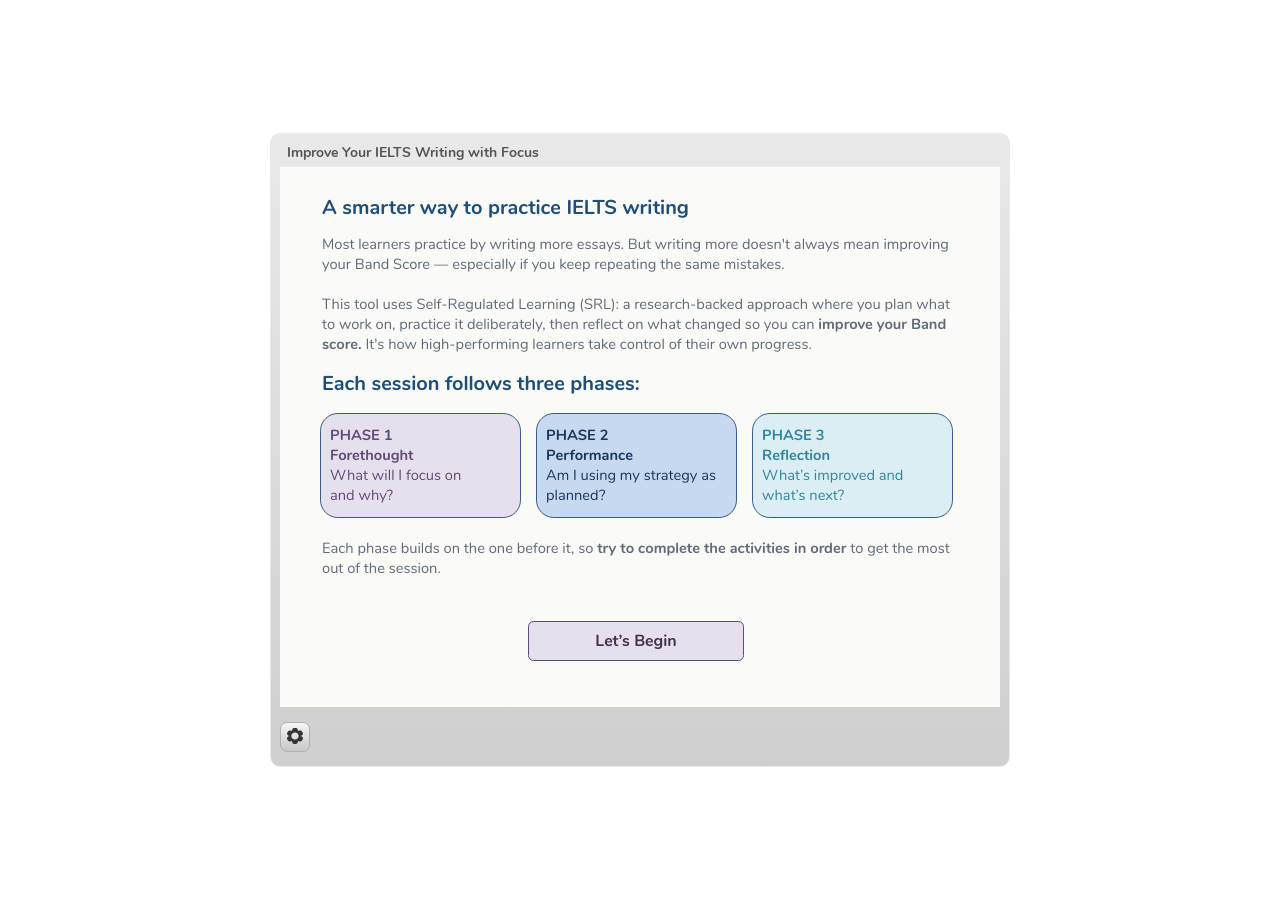
<file: projects/ielts-storyline/story.html>
﻿<!doctype html>
<html lang="en-US">
<head>
  <meta charset="utf-8">
  <!-- Created using Storyline 3 - http://www.articulate.com  -->
  <!-- version: 3.20.30234.0 -->
  <title>Improve Your IELTS Writing with Focus</title>
  <meta http-equiv="x-ua-compatible" content="IE=edge"/>
  <meta name="viewport" content="width=device-width,initial-scale=1,user-scalable=no,shrink-to-fit=no,minimal-ui"/>
  <meta name="apple-mobile-web-app-capable" content="yes"/>
  <style>
    html, body { height: 100%; padding: 0; margin: 0 }
    #app { height: 100%; width: 100%; }
  </style>

  <script>
    window.DS = {};
    window.globals = {
      DATA_PATH_BASE: '',
      HAS_FRAME: true,
      HAS_SLIDE: true,

      lmsPresent: false,
      tinCanPresent: false,
      cmi5Present: false,
      aoSupport: false,
      scale: 'noscale',
      captureRc: false,
      browserSize: 'optimal',
      bgColor: '#FFFFFF',
      features: '',
      themeName: 'classic',
      preloaderColor: '#FFFFFF',
      suppressAnalytics: false,
      productChannel: 'perpetual',
      publishSource: 'storyline',
      aid: '',
      cid: 'c637ff46-b64c-42c4-87a5-078b2be5e71d',
      playerVersion: '3.20.30234.0',
      publishTimestamp: '2026-04-05T12:16:21.1881913Z',
      maxIosVideoElements: 10,
      connectionSettings: { },

      
      parseParams: function(qs) {
        if (window.globals.parsedParams != null) {
          return window.globals.parsedParams;
        }
        qs = (qs || window.location.search.substr(1)).split('+').join(' ');
        var params = {},
            tokens,
            re = /[?&]?([^=]+)=([^&]*)/g;

        while (tokens = re.exec(qs)) {
          params[decodeURIComponent(tokens[1]).trim()] =
            decodeURIComponent(tokens[2]).trim();
        }
        window.globals.parsedParams = params;
        return params;
      }

    };
  </script>
  <script>
    var isIe11 = ('ActiveXObject' in window || window.MSBlobBuilder != null)
      && window.msCrypto != null && !window.ActiveXObject;
    if (isIe11) {
      window.globals.unsupportedBrowser = true;
      document.write(atob('[base64]'));
    }
  </script>
  
  <script>window.THREE = { };</script>
  
</head>
<body style="background: #FFFFFF" class="cs-HTML theme-classic">
  <!-- 360 -->
  <script>!function(){var e,i=/iPhone/i,o=/iPod/i,n=/iPad/i,t=/\biOS-universal(?:.+)Mac\b/i,r=/\bAndroid(?:.+)Mobile\b/i,a=/Android/i,d=/(?:SD4930UR|\bSilk(?:.+)Mobile\b)/i,p=/Silk/i,l=/Windows Phone/i,u=/\bWindows(?:.+)ARM\b/i,b=/BlackBerry/i,s=/BB10/i,c=/Opera Mini/i,f=/\b(CriOS|Chrome)(?:.+)Mobile/i,h=/Mobile(?:.+)Firefox\b/i,v=function(e){return void 0!==e&&"MacIntel"===e.platform&&"number"==typeof e.maxTouchPoints&&e.maxTouchPoints>1&&"undefined"==typeof MSStream};e=function(e){var m={userAgent:"",platform:"",maxTouchPoints:0};e||"undefined"==typeof navigator?"string"==typeof e?m.userAgent=e:e&&e.userAgent&&(m={userAgent:e.userAgent,platform:e.platform,maxTouchPoints:e.maxTouchPoints||0}):m={userAgent:navigator.userAgent,platform:navigator.platform,maxTouchPoints:navigator.maxTouchPoints||0};var g=m.userAgent,y=g.split("[FBAN");void 0!==y[1]&&(g=y[0]),void 0!==(y=g.split("Twitter"))[1]&&(g=y[0]);var A=function(e){return function(i){return i.test(e)}}(g),w={apple:{phone:A(i)&&!A(l),ipod:A(o),tablet:!A(i)&&(A(n)||v(m))&&!A(l),universal:A(t),device:(A(i)||A(o)||A(n)||A(t)||v(m))&&!A(l)},amazon:{phone:A(d),tablet:!A(d)&&A(p),device:A(d)||A(p)},android:{phone:!A(l)&&A(d)||!A(l)&&A(r),tablet:!A(l)&&!A(d)&&!A(r)&&(A(p)||A(a)),device:!A(l)&&(A(d)||A(p)||A(r)||A(a))||A(/\bokhttp\b/i)},windows:{phone:A(l),tablet:A(u),device:A(l)||A(u)},other:{blackberry:A(b),blackberry10:A(s),opera:A(c),firefox:A(h),chrome:A(f),device:A(b)||A(s)||A(c)||A(h)||A(f)},any:!1,phone:!1,tablet:!1};return w.any=w.apple.device||w.android.device||w.windows.device||w.other.device,w.phone=w.apple.phone||w.android.phone||w.windows.phone,w.tablet=w.apple.tablet||w.android.tablet||w.windows.tablet,w}(),"object"==typeof exports&&"undefined"!=typeof module?module.exports=e:"function"==typeof define&&define.amd?define((function(){return e})):this.isMobile=e}();
    window.isMobile.apple.tablet = window.isMobile.apple.tablet ||
      (navigator.platform === 'MacIntel' && navigator.maxTouchPoints > 1);
    window.isMobile.apple.device = window.isMobile.apple.device || window.isMobile.apple.tablet;
    window.isMobile.tablet = window.isMobile.tablet || window.isMobile.apple.tablet;
    window.isMobile.any = window.isMobile.any || window.isMobile.apple.tablet;
  </script>

  <div id="focus-sink" tabindex="-1"></div>

  <div id="preso"></div>
  <script>
    (function() {

      var classTypes = [ 'desktop', 'mobile', 'phone', 'tablet' ];

      var addDeviceClasses = function(prefix, testObj) {
        var curr, i;
        for (i = 0; i < classTypes.length; i++) {
          curr = classTypes[i];
          if (testObj[curr]) {
            document.body.classList.add(prefix + curr);
          }
        }
      };

      var params = window.globals.parseParams(),
          isDevicePreview = params.devicepreview === '1',
          isPhoneOverride = params.deviceType === 'phone' || (isDevicePreview && params.phone == '1'),
          isTabletOverride = (params.deviceType === 'tablet' || isDevicePreview) && !isPhoneOverride,
          isMobileOverride = isPhoneOverride || isTabletOverride;

      var deviceView = {
        desktop: !window.isMobile.any && !isMobileOverride,
        mobile: window.isMobile.any || isMobileOverride,
        phone: isPhoneOverride || (window.isMobile.phone && !isTabletOverride),
        tablet: isTabletOverride || window.isMobile.tablet
      };

      window.globals.deviceView = deviceView;
      window.isMobile.desktop = !window.isMobile.any;
      window.isMobile.mobile = window.isMobile.any;

      addDeviceClasses('view-', deviceView);

    })();
  </script>
  
  <script src='story_content/user.js' type=text/javascript></script>
  <div class="slide-loader"></div>

  <script>
    if (window.globals.deviceView.isMobile) { var doc = document, loader = doc.body.querySelector('.slide-loader'); [ 1, 2, 3 ].forEach(function(n) { var d = doc.createElement('div'); d.style.backgroundColor = window.globals.preloaderColor; d.classList.add('mobile-loader-dot'); d.classList.add('dot' + n); loader.appendChild(d); }); }
  </script>

  <div class="mobile-load-title-overlay" style="display: none">
    <div class="mobile-load-title">Improve Your IELTS Writing with Focus</div>
  </div>

  <div class="mobile-chrome-warning"></div>

  
<style>
  .warn-connection-dialog {
    display: none;
    background: transparent;
    pointer-events: none;
    position: fixed;
    left: 0;
    top: 0;
    width: 100%;
    height: 100%;
    z-index: 999;
  }

  .warn-connection-content {
    border-radius: 4px;
    background: white;
    border: 1px solid #E7E7E7;
    color: #333333;
    box-shadow: 0 2px 4px rgba(0, 0, 0, 0.25);
    transition: all 150ms ease-out;
    position: absolute;
    white-space: nowrap;
  }

  .view-phone.is-landscape .warn-connection-content {
    left: 23px;
    bottom: 23px;
  }

  .view-tablet.is-landscape .warn-connection-content {
    left: 50%;
    top: 20px;
    transform: translateX(-50%);
  }

  .is-portrait .warn-connection-content {
    transform: translate(-50%, calc(-100% - 15px));
  }

  .warn-connection-content p {
    display: inline-block;
    margin: 0 8px 0 0;
    line-height: 33px;
    font-size: 11px;
  }

  .warn-connection-content svg {
    position: relative;
    vertical-align: middle;
    margin: 0 2px 2px 8px;
  }

  .view-desktop .warn-connection-content {
    left: 1.5em;
    bottom: 1.5em;
  }

  .view-desktop .warn-connection-content p {
    font-size: 1.1em;
  }

  .is-offline .warn-connection-dialog {
    display: block;
  }

  .is-offline .cs-panel * {
    pointer-events: none !important;
  }

  .is-offline .cs-panel {
    pointer-events: all !important;
  }

  .is-offline #nav-controls * {
    pointer-events: none !important;
  }

  .is-offline #nav-controls {
    pointer-events: all !important;
  }
</style>

<div class="warn-connection-dialog">
  <div class="warn-connection-content">
    <svg width="17" height="15" viewBox="0 0 17 15" xmlns="http://www.w3.org/2000/svg">
      <path fill="#8F0000" stroke="white" d="M16.07,12.98 L15.88,12.23 L9.51,1.21 C8.97,0.26,7.6,0.26,7.06,1.21 L0.69,12.23 C0.15,13.16,0.81,14.36,1.91,14.36 H14.65 C15.47,14.36,16.05,13.7,16.07,12.98 Z"/>
      <path fill="white" stroke="white" d="M8.58,5.5 C8.35,5.28,8.5,5.35,8.21,5.32 C8.09,5.35,7.97,5.49,7.96,5.67 C7.97,5.79,7.98,5.92,7.98,6.04 L7.98,6.04 C7.99,6.17,8,6.31,8.01,6.43 L8.01,6.44 C8.03,6.92,8.06,7.41,8.09,7.9 L8.09,7.9 C8.12,8.39,8.14,8.88,8.17,9.37 C8.17,9.39,8.18,9.42,8.2,9.44 C8.23,9.46,8.25,9.47,8.28,9.47 C8.31,9.47,8.34,9.46,8.35,9.44 C8.37,9.43,8.38,9.4,8.39,9.35 L8.39,9.34 C8.39,9.24,8.4,9.15,8.4,9.05 L8.4,9.05 C8.41,8.96,8.41,8.86,8.42,8.75 C8.43,8.44,8.45,8.12,8.47,7.81 L8.47,7.81 C8.49,7.49,8.51,7.18,8.53,6.87 C8.55,6.46,8.56,6.05,8.59,5.64 L8.6,5.62 C8.6,5.57,8.59,5.53,8.58,5.5 L8.21,5.32 Z"/>
      <circle fill="white" stroke="white" cx="8.3" cy="11.35" r="0.3"/>
    </svg>
    <p>You are offline. Trying to reconnect...</p>
  </div>
</div>

<script>
  (function() {
    window.DS.connection = {
      warningShown: false,
      assets: {},
      loadingAssetGroup: false,
      retryDelay: 500
    };

    // @TODO this is POC code and can be cleaned up a bit more if we move forward
    // with the feature



    // The `window.globals.features` variable must be set in `webpack.dev.config` when testing locally - it is not enough
    // to have it in the data - but it must be set there as well.
    var useConnectionMessages = window.AbortController != null &&
      window.location.protocol != 'file:' &&
      window.globals.features.indexOf('ConnectionMessages') != -1;

    window.DS.connection.useConnectionMessages = useConnectionMessages

    var assetCount = 0;
    var checkLoadedId;
    var connectionSettings = window.globals.connectionSettings;

    if (useConnectionMessages && connectionSettings != null) {
      var contentEl = document.querySelector('.warn-connection-content');
      var messageEl = contentEl.querySelector('p')

      if (connectionSettings.useDarkTheme) {
        contentEl.style.borderColor = '#BABBBA';
        contentEl.style.backgroundColor = '#282828';
        contentEl.style.color = '#FFFFFF';
      }

      if (connectionSettings.message != null) {
        messageEl.textContent = window.decodeURIComponent(connectionSettings.message);
      }
    }

    function checkAssetsReady() {
      for (var i in DS.connection.assets) {
        if (!DS.connection.assets[i].success) {
          return false;
        }
      }
      return true;
    }

    function stopAssetGroup() {
      if (!useConnectionMessages) { return; }

      assetCount = 0;

      DS.connection.oldAssetGroup = DS.connection.assets;
      DS.connection.assets = {};
      DS.connection.loadingAssetGroup = false;
      clearInterval(checkLoadedId);
    }

    function startAssetGroup() {
      if (!useConnectionMessages) { return; }
      var ticks = 0;
      clearInterval(checkLoadedId);
      checkLoadedId = setInterval(function() {
        var loaded = 0;
        if (assetCount === 0 && loaded === 0) {
          clearInterval(checkLoadedId);
          return;
        }

        for (var i in DS.connection.assets) {
          if (DS.connection.assets[i].success) {
            loaded++;
          }
        }

        if (assetCount === loaded && checkAssetsReady()) {
          for (var i in DS.connection.assets) {
            if (DS.connection.assets[i].action) {
              DS.connection.assets[i].action();
            }
          }
          hideWarning();
          stopAssetGroup();
        }
      }, 100)
    }

    function requiredAsset(url, action, retry, type) {
      if (!useConnectionMessages) { return; }
      if (DS.connection.assets[url]) { return; }

      DS.connection.assets[url] = {
        success: false, action: action, retry: retry, type: type
      };
      assetCount = Object.keys(DS.connection.assets).length;
      if (!DS.connection.loadingAssetGroup) {
        startAssetGroup();
      }
      DS.connection.loadingAssetGroup = true;
    }

    function assetLoaded(url) {
      if (!useConnectionMessages) { return; }
      if (DS.connection.assets[url]) {
        DS.connection.assets[url].success = true;
      }
    }

    function assetFailed(url) {
      if (!useConnectionMessages) { return; }
      if (!DS.connection.assets[url]) {
        if (/\.js$/.test(url)) {
          setTimeout(function() {
            if (DS.connection.lastSlideLoaded != null) {
              DS.connection.lastSlideLoaded();
            }
          }, DS.connection.retryDelay);
        }
        return;
      }
      if (!DS.connection.warningShown) { showWarning(); }
      if (DS.connection.assets[url].retry) {
        setTimeout(function() {
          if (!DS.connection.assets[url].success) {
            DS.connection.assets[url].retry()
          }
        }, DS.connection.retryDelay);
      }
    }

    function hideWarning() {
      document.body.classList.remove('is-offline');
      DS.connection.warningShown = false;
    }
    DS.connection.hideWarning = hideWarning

    function showWarning(btn) {
      document.body.classList.add('is-offline')
      DS.connection.warningShown = true;
      updateWarningPosition();
    }

    function updateWarningPosition() {
      if (!DS.connection.warningShown) {
        return;
      }

      var isPortrait = document.body.classList.contains('is-portrait');
      var warningEl = document.querySelector('.warn-connection-content');

      if (isPortrait) {
        var slide = document.querySelector('.primary-slide');
        var slideRect = slide.getBoundingClientRect();

        warningEl.style.top = `${slideRect.top}px`
        warningEl.style.left = `${slideRect.left + slideRect.width / 2}px`
      } else {
        warningEl.style.top = null;
        warningEl.style.left = null;
      }

      window.requestAnimationFrame(updateWarningPosition);
    }

    // these will all be noops if the feature flag isn't set in
    // the data and `window.globals.features`
    DS.connection.requiredAsset = requiredAsset;
    DS.connection.assetLoaded = assetLoaded;
    DS.connection.assetFailed = assetFailed;
    DS.connection.stopAssetGroup = stopAssetGroup;
    DS.connection.startAssetGroup = startAssetGroup;
  })();
</script>


  <script>
    
    if (window.autoSpider && window.vInterfaceObject) {
      document.querySelector('.mobile-load-title-overlay').style.display = 'none';
    }
  </script>

  

  <link rel="stylesheet" href="html5/data/css/output.min.css" data-noprefix/>
</body>
<script src="html5/lib/scripts/bootstrapper.min.js"></script>
</html>
</file>
<file: style.css>
/* ============================================================
   HAIFA AUDREY AZZAHRA — ID Portfolio
   Design: Split-panel editorial. Deep cobalt + warm ivory.
   Playfair Display headlines, DM Sans body.
   ============================================================ */

@import url('https://fonts.googleapis.com/css2?family=Playfair+Display:ital,wght@0,400;0,600;0,700;1,400;1,600&family=DM+Sans:wght@300;400;500;600&family=DM+Mono:wght@400&display=swap');

:root {
  --cobalt:      #2952C4;
  --cobalt-dark: #1E3D96;
  --cobalt-pale: #E8EEFB;
  --ivory:       #F5F0E6;
  --ivory-dark:  #EDE5D4;
  --ink:         #1A1814;
  --ink-muted:   #5C5750;
  --ink-light:   #9A9590;
  --white:       #FFFFFF;
  --accent:      #C4633A;
  --accent-pale: #F5E3DA;
  --teal:        #2A7B7E;

  --serif: 'Playfair Display', Georgia, serif;
  --sans:  'DM Sans', system-ui, sans-serif;
  --mono:  'DM Mono', monospace;

  --nav-h: 72px;
  --max-w: 1160px;
  --radius: 3px;
  --ease: cubic-bezier(0.25, 0.46, 0.45, 0.94);
}

*, *::before, *::after { box-sizing: border-box; margin: 0; padding: 0; }
html { scroll-behavior: smooth; }
body {
  background: var(--ivory);
  color: var(--ink);
  font-family: var(--sans);
  font-weight: 300;
  line-height: 1.75;
  font-size: 16px;
  overflow-x: hidden;
}
img { max-width: 100%; display: block; }
a { color: inherit; text-decoration: none; }

/* ── NAV ── */
nav {
  position: fixed; top: 0; left: 0; right: 0; z-index: 200;
  height: var(--nav-h);
  display: flex; align-items: center; justify-content: space-between;
  padding: 0 3rem;
  background: rgba(245,240,230,0.94);
  backdrop-filter: blur(16px);
  border-bottom: 1px solid rgba(26,24,20,0.07);
}
.nav-brand {
  font-family: var(--serif);
  font-size: 1.05rem;
  font-weight: 600;
  color: var(--cobalt);
  letter-spacing: 0.01em;
}
.nav-brand span { color: var(--ink); font-weight: 400; font-style: italic; }
.nav-links {
  display: flex; gap: 2.25rem; list-style: none;
}
.nav-links a {
  font-size: 0.76rem;
  font-weight: 500;
  letter-spacing: 0.1em;
  text-transform: uppercase;
  color: var(--ink-muted);
  transition: color 0.25s var(--ease);
  position: relative;
}
.nav-links a::after {
  content: '';
  position: absolute; bottom: -3px; left: 0;
  width: 0; height: 1.5px;
  background: var(--cobalt);
  transition: width 0.25s var(--ease);
}
.nav-links a:hover { color: var(--ink); }
.nav-links a:hover::after,
.nav-links a.active::after { width: 100%; }
.nav-links a.active { color: var(--cobalt); }

.hamburger { display: none; flex-direction: column; gap: 5px; cursor: pointer; background: none; border: none; padding: 4px; }
.hamburger span { display: block; width: 22px; height: 1.5px; background: var(--ink); transition: 0.3s; }

/* ── HERO ── */
.hero {
  min-height: 100vh;
  display: grid;
  grid-template-columns: 1fr 1fr;
}
.hero-left {
  background: var(--cobalt);
  display: flex; flex-direction: column; justify-content: flex-end;
  padding: 6rem 4rem 5rem;
  position: relative; overflow: hidden;
}
.hero-left::before {
  content: '';
  position: absolute; inset: 0;
  background: radial-gradient(ellipse at 20% 80%, rgba(255,255,255,0.07) 0%, transparent 60%);
}
.hero-eyebrow {
  font-family: var(--mono);
  font-size: 0.72rem; letter-spacing: 0.18em; text-transform: uppercase;
  color: rgba(255,255,255,0.5); margin-bottom: 1.25rem;
}
.hero-name {
  font-family: var(--serif);
  font-size: clamp(2.5rem, 4vw, 3.8rem);
  font-weight: 700; color: var(--white); line-height: 1.1; margin-bottom: 1.5rem;
}
.hero-title {
  font-size: 1rem; font-weight: 300;
  color: rgba(255,255,255,0.72); line-height: 1.7;
  max-width: 380px; margin-bottom: 2.5rem;
}
.hero-tags { display: flex; flex-wrap: wrap; gap: 0.5rem; margin-bottom: 2.75rem; }
.hero-tag {
  font-size: 0.72rem; font-weight: 500; letter-spacing: 0.07em;
  padding: 0.35rem 0.85rem;
  border: 1px solid rgba(255,255,255,0.28);
  color: rgba(255,255,255,0.85); border-radius: 2rem;
}
.hero-cta {
  display: inline-flex; align-items: center; gap: 0.6rem;
  font-size: 0.82rem; font-weight: 500; letter-spacing: 0.06em; text-transform: uppercase;
  color: var(--white); border-bottom: 1.5px solid rgba(255,255,255,0.5);
  padding-bottom: 2px; width: fit-content; transition: border-color 0.25s;
}
.hero-cta:hover { border-color: var(--white); }

.hero-right {
  background: var(--ivory);
  display: flex; flex-direction: column; justify-content: center;
  padding: 6rem 4rem 5rem 5rem;
}
.hero-right-label {
  font-family: var(--mono); font-size: 0.72rem;
  letter-spacing: 0.15em; text-transform: uppercase;
  color: var(--ink-light); margin-bottom: 2rem;
}
.stat-grid { display: grid; grid-template-columns: 1fr 1fr; gap: 2rem 2.5rem; margin-bottom: 3rem; }
.stat-num {
  font-family: var(--serif); font-size: 2.6rem;
  font-weight: 700; color: var(--cobalt); line-height: 1; margin-bottom: 0.35rem;
}
.stat-label { font-size: 0.8rem; color: var(--ink-muted); line-height: 1.4; }
.hero-bio {
  font-size: 0.95rem; color: var(--ink-muted); line-height: 1.8;
  border-left: 3px solid var(--cobalt-pale);
  padding-left: 1.25rem; max-width: 420px;
  margin-top: 2.5rem;
}

/* ── SECTIONS ── */
.section { padding: 7rem 3rem; max-width: var(--max-w); margin: 0 auto; }
.section-alt { padding: 7rem 3rem; background: var(--ivory-dark); }
.section-alt .section-inner { max-width: var(--max-w); margin: 0 auto; }
.section-label {
  font-family: var(--mono); font-size: 0.72rem;
  letter-spacing: 0.18em; text-transform: uppercase;
  color: var(--ink-light); margin-bottom: 0.75rem;
}
.section-heading {
  font-family: var(--serif);
  font-size: clamp(1.9rem, 3vw, 2.6rem);
  font-weight: 600; line-height: 1.2; color: var(--ink); margin-bottom: 1rem;
}
.section-heading em { color: var(--cobalt); font-style: italic; }
.section-sub {
  font-size: 0.95rem; color: var(--ink-muted);
  max-width: 560px; margin-bottom: 3.5rem;
}

/* ── PROJECT CARDS ── */
.projects-grid { display: grid; grid-template-columns: repeat(auto-fit, minmax(320px, 1fr)); gap: 2rem; }
.project-card {
  background: var(--white); border: 1px solid rgba(26,24,20,0.07);
  border-radius: 6px; overflow: hidden;
  transition: transform 0.3s var(--ease), box-shadow 0.3s var(--ease);
  display: flex; flex-direction: column;
}
.project-card:hover { transform: translateY(-5px); box-shadow: 0 20px 50px rgba(26,24,20,0.1); }
.card-thumb {
  height: 200px; background: var(--cobalt);
  position: relative; overflow: hidden;
  display: flex; align-items: center; justify-content: center;
}
.card-thumb-wip { background: var(--ivory-dark); }
.card-thumb-teal { background: var(--teal); }
.card-thumb-accent { background: var(--accent); }
.card-thumb-label {
  position: absolute; top: 1rem; right: 1rem;
  font-size: 0.68rem; font-weight: 600; letter-spacing: 0.1em; text-transform: uppercase;
  padding: 0.3rem 0.7rem; border-radius: 2rem;
  background: rgba(255,255,255,0.18); color: rgba(255,255,255,0.9); backdrop-filter: blur(6px);
}
.card-thumb-label.wip { background: rgba(26,24,20,0.08); color: var(--ink-muted); }
.card-thumb-icon { opacity: 0.18; }
.card-body { padding: 1.75rem; flex: 1; display: flex; flex-direction: column; }
.card-tags { display: flex; flex-wrap: wrap; gap: 0.4rem; margin-bottom: 1rem; }
.card-tag {
  font-size: 0.68rem; font-weight: 500; letter-spacing: 0.06em; text-transform: uppercase;
  padding: 0.2rem 0.6rem; background: var(--cobalt-pale); color: var(--cobalt-dark); border-radius: 2rem;
}
.card-title {
  font-family: var(--serif); font-size: 1.3rem; font-weight: 600;
  line-height: 1.3; margin-bottom: 0.75rem; color: var(--ink);
}
.card-desc { font-size: 0.875rem; color: var(--ink-muted); line-height: 1.7; flex: 1; margin-bottom: 1.5rem; }
.card-link {
  display: inline-flex; align-items: center; gap: 0.45rem;
  font-size: 0.78rem; font-weight: 600; letter-spacing: 0.06em; text-transform: uppercase;
  color: var(--cobalt); border-bottom: 1.5px solid var(--cobalt-pale);
  padding-bottom: 2px; width: fit-content; transition: border-color 0.2s;
}
.card-link:hover { border-color: var(--cobalt); }
.card-link.disabled { color: var(--ink-light); border-color: transparent; cursor: default; pointer-events: none; }

/* ── ABOUT PAGE ── */
.about-split {
  display: grid; grid-template-columns: 360px 1fr; gap: 5rem; align-items: start;
  padding: calc(var(--nav-h) + 5rem) 3rem 6rem; max-width: var(--max-w); margin: 0 auto;
}
.about-sidebar-name { font-family: var(--serif); font-size: 2rem; font-weight: 700; color: var(--ink); line-height: 1.2; margin-bottom: 0.5rem; }
.about-sidebar-title { font-size: 0.875rem; color: var(--cobalt); font-weight: 500; margin-bottom: 2rem; }
.about-contact-item { display: flex; align-items: center; gap: 0.6rem; font-size: 0.825rem; color: var(--ink-muted); margin-bottom: 0.6rem; }
.about-contact-item a { transition: color 0.2s; }
.about-contact-item a:hover { color: var(--cobalt); }
.about-skills-section { margin-top: 2.5rem; }
.about-skills-label { font-family: var(--mono); font-size: 0.68rem; letter-spacing: 0.15em; text-transform: uppercase; color: var(--ink-light); margin-bottom: 0.85rem; }
.skill-pill {
  display: inline-block; font-size: 0.75rem; font-weight: 400;
  padding: 0.3rem 0.75rem; border: 1px solid rgba(26,24,20,0.15);
  border-radius: 2rem; margin: 0.25rem 0.2rem; color: var(--ink-muted); background: var(--white);
}
.download-btn {
  display: flex; align-items: center; justify-content: center; gap: 0.5rem;
  width: 100%; padding: 0.9rem; background: var(--cobalt); color: var(--white);
  font-size: 0.8rem; font-weight: 600; letter-spacing: 0.08em; text-transform: uppercase;
  border-radius: var(--radius); margin-top: 2rem; transition: background 0.25s;
}
.download-btn:hover { background: var(--cobalt-dark); }
.download-btn + .download-btn { margin-top: 0.75rem; background: transparent; border: 1.5px solid var(--cobalt); color: var(--cobalt); }
.download-btn + .download-btn:hover { background: var(--cobalt-pale); }

.about-section-title {
  font-family: var(--serif); font-size: 1.5rem; font-weight: 600; color: var(--ink);
  margin-bottom: 1.25rem; padding-bottom: 0.75rem; border-bottom: 1px solid rgba(26,24,20,0.1);
}
.about-bio { font-size: 1rem; color: var(--ink-muted); line-height: 1.85; margin-bottom: 3.5rem; }
.timeline { margin-bottom: 3.5rem; }
.timeline-item {
  display: grid; grid-template-columns: 110px 1fr; gap: 1.5rem;
  padding: 1.5rem 0; border-bottom: 1px solid rgba(26,24,20,0.06);
}
.timeline-date { font-family: var(--mono); font-size: 0.68rem; color: var(--ink-light); padding-top: 0.25rem; line-height: 1.5; }
.timeline-role { font-weight: 600; font-size: 0.95rem; color: var(--ink); margin-bottom: 0.1rem; }
.timeline-org { font-size: 0.82rem; color: var(--cobalt); margin-bottom: 0.65rem; }
.timeline-bullets { list-style: none; padding: 0; }
.timeline-bullets li {
  font-size: 0.85rem; color: var(--ink-muted); line-height: 1.65;
  padding-left: 1.1rem; position: relative; margin-bottom: 0.3rem;
}
.timeline-bullets li::before { content: '—'; position: absolute; left: 0; color: var(--cobalt); font-size: 0.75rem; }

/* ── PROJECT DETAIL ── */
.project-hero {
  min-height: 52vh; background: var(--cobalt);
  display: flex; align-items: flex-end;
  padding: calc(var(--nav-h) + 4rem) 3rem 4rem;
}
.project-hero-inner { max-width: var(--max-w); margin: 0 auto; width: 100%; }
.project-hero-breadcrumb {
  font-family: var(--mono); font-size: 0.72rem; letter-spacing: 0.15em; text-transform: uppercase;
  color: rgba(255,255,255,0.5); margin-bottom: 1.25rem;
}
.project-hero-breadcrumb a { color: rgba(255,255,255,0.5); transition: color 0.2s; }
.project-hero-breadcrumb a:hover { color: rgba(255,255,255,0.9); }
.project-hero-title {
  font-family: var(--serif); font-size: clamp(2rem, 4vw, 3.2rem);
  font-weight: 700; color: var(--white); line-height: 1.15; max-width: 700px; margin-bottom: 1rem;
}
.project-hero-sub { font-size: 1rem; color: rgba(255,255,255,0.7); max-width: 560px; line-height: 1.7; }
.project-meta-strip {
  background: var(--cobalt-dark); padding: 1.5rem 3rem;
}
.project-meta-strip-inner {
  max-width: var(--max-w); margin: 0 auto; display: flex; gap: 3rem; flex-wrap: wrap;
}
.meta-label { font-family: var(--mono); font-size: 0.65rem; letter-spacing: 0.15em; text-transform: uppercase; color: rgba(255,255,255,0.4); margin-bottom: 0.2rem; }
.meta-value { font-size: 0.875rem; font-weight: 500; color: rgba(255,255,255,0.85); }

.project-body {
  max-width: var(--max-w); margin: 0 auto; padding: 5rem 3rem;
  display: grid; grid-template-columns: 1fr 290px; gap: 5rem; align-items: start;
}
.project-content h2 {
  font-family: var(--serif); font-size: 1.6rem; font-weight: 600; color: var(--ink);
  margin-bottom: 1rem; margin-top: 3rem;
}
.project-content h2:first-child { margin-top: 0; }
.project-content p { font-size: 0.95rem; color: var(--ink-muted); line-height: 1.85; margin-bottom: 1rem; }
.project-content ul { list-style: none; padding: 0; margin-bottom: 1.5rem; }
.project-content ul li {
  font-size: 0.9rem; color: var(--ink-muted); line-height: 1.7;
  padding-left: 1.25rem; position: relative; margin-bottom: 0.4rem;
}
.project-content ul li::before { content: '→'; position: absolute; left: 0; color: var(--cobalt); font-size: 0.8rem; }
.callout {
  background: var(--cobalt-pale); border-left: 4px solid var(--cobalt);
  padding: 1.25rem 1.5rem; border-radius: 0 4px 4px 0; margin: 1.75rem 0;
}
.callout p { font-size: 0.9rem; color: var(--cobalt-dark); margin: 0; font-weight: 400; }
.embed-container {
  width: 100%; aspect-ratio: 16/9; border-radius: 6px; overflow: hidden;
  margin: 2rem 0; border: 1px solid rgba(26,24,20,0.08);
  box-shadow: 0 8px 30px rgba(26,24,20,0.08);
}
.embed-container iframe { width: 100%; height: 100%; border: none; }

.project-sidebar { position: sticky; top: calc(var(--nav-h) + 2rem); }
.sidebar-card {
  background: var(--white); border: 1px solid rgba(26,24,20,0.07);
  border-radius: 6px; padding: 1.75rem; margin-bottom: 1.5rem;
}
.sidebar-card-title {
  font-family: var(--mono); font-size: 0.68rem; letter-spacing: 0.15em;
  text-transform: uppercase; color: var(--ink-light); margin-bottom: 1rem;
}
.sidebar-tag {
  display: inline-block; font-size: 0.75rem; padding: 0.25rem 0.65rem;
  background: var(--cobalt-pale); color: var(--cobalt-dark);
  border-radius: 2rem; margin: 0.2rem; font-weight: 500;
}
.sidebar-link-btn {
  display: flex; align-items: center; justify-content: center; gap: 0.5rem;
  width: 100%; padding: 0.85rem; background: var(--cobalt); color: var(--white);
  font-size: 0.78rem; font-weight: 600; letter-spacing: 0.07em; text-transform: uppercase;
  border-radius: var(--radius); margin-top: 1rem; transition: background 0.25s;
}
.sidebar-link-btn:hover { background: var(--cobalt-dark); }
.outcome-item { display: flex; gap: 0.75rem; align-items: flex-start; margin-bottom: 0.85rem; }
.outcome-icon {
  width: 28px; height: 28px; flex-shrink: 0; background: var(--cobalt-pale);
  border-radius: 50%; display: flex; align-items: center; justify-content: center; font-size: 0.8rem;
}
.outcome-text { font-size: 0.85rem; color: var(--ink-muted); line-height: 1.6; }

/* ── CONTACT ── */
.contact-split { display: grid; grid-template-columns: 1fr 1fr; min-height: calc(100vh - var(--nav-h)); padding-top: var(--nav-h); }
.contact-left { background: var(--cobalt); padding: 5rem 4rem; display: flex; flex-direction: column; justify-content: center; }
.contact-right { padding: 5rem 4rem; display: flex; flex-direction: column; justify-content: center; background: var(--ivory); }
.contact-heading { font-family: var(--serif); font-size: clamp(2rem, 3.5vw, 3rem); font-weight: 700; color: var(--white); line-height: 1.2; margin-bottom: 1.5rem; }
.contact-sub { font-size: 0.95rem; color: rgba(255,255,255,0.7); line-height: 1.8; margin-bottom: 3rem; }
.contact-link-item {
  display: flex; align-items: center; gap: 1rem; padding: 1rem 0;
  border-bottom: 1px solid rgba(255,255,255,0.1);
  color: rgba(255,255,255,0.8); font-size: 0.875rem; transition: color 0.2s;
}
.contact-link-item:hover { color: var(--white); }
.contact-form-title { font-family: var(--serif); font-size: 1.6rem; font-weight: 600; color: var(--ink); margin-bottom: 0.5rem; }
.contact-form-sub { font-size: 0.875rem; color: var(--ink-muted); margin-bottom: 2rem; }
.form-group { margin-bottom: 1.25rem; }
.form-label { display: block; font-size: 0.76rem; font-weight: 600; letter-spacing: 0.07em; text-transform: uppercase; color: var(--ink-muted); margin-bottom: 0.4rem; }
.form-input {
  width: 100%; padding: 0.8rem 1rem; background: var(--white);
  border: 1px solid rgba(26,24,20,0.15); border-radius: var(--radius);
  font-family: var(--sans); font-size: 0.9rem; color: var(--ink); outline: none; transition: border-color 0.2s;
}
.form-input:focus { border-color: var(--cobalt); }
textarea.form-input { resize: vertical; min-height: 120px; }
.form-submit {
  display: flex; align-items: center; justify-content: center; gap: 0.5rem;
  width: 100%; padding: 1rem; background: var(--cobalt); color: var(--white);
  font-family: var(--sans); font-size: 0.85rem; font-weight: 600;
  letter-spacing: 0.08em; text-transform: uppercase; border: none;
  border-radius: var(--radius); cursor: pointer; transition: background 0.25s;
}
.form-submit:hover { background: var(--cobalt-dark); }

/* ── FOOTER ── */
footer {
  background: var(--ink); padding: 3rem;
  display: flex; align-items: center; justify-content: space-between; flex-wrap: wrap; gap: 1rem;
}
.footer-brand { font-family: var(--serif); font-size: 1rem; color: rgba(255,255,255,0.5); }
.footer-brand strong { color: var(--white); }
.footer-copy { font-size: 0.78rem; color: rgba(255,255,255,0.3); }
.footer-links { display: flex; gap: 1.5rem; }
.footer-links a { font-size: 0.78rem; color: rgba(255,255,255,0.4); transition: color 0.2s; }
.footer-links a:hover { color: rgba(255,255,255,0.85); }

/* ── ANIMATIONS ── */
.fade-up { opacity: 0; transform: translateY(28px); transition: opacity 0.65s var(--ease), transform 0.65s var(--ease); }
.fade-up.visible { opacity: 1; transform: none; }

/* ── RESPONSIVE ── */
@media (max-width: 900px) {
  nav { padding: 0 1.5rem; }
  .nav-links { display: none; flex-direction: column; position: absolute; top: var(--nav-h); left: 0; right: 0; background: var(--ivory); border-bottom: 1px solid rgba(26,24,20,0.08); padding: 1rem 1.5rem; }
  .nav-links.open { display: flex; }
  .nav-links li { border-bottom: 1px solid rgba(26,24,20,0.05); }
  .nav-links a { display: block; padding: 0.85rem 0; font-size: 0.85rem; }
  .nav-links a::after { display: none; }
  .hamburger { display: flex; }
  .hero { grid-template-columns: 1fr; }
  .hero-left { padding: 9rem 2rem 3rem; }
  .hero-right { padding: 3rem 2rem 5rem; }
  .stat-grid { grid-template-columns: 1fr 1fr; }
  .about-split { grid-template-columns: 1fr; gap: 3rem; padding: calc(var(--nav-h) + 3rem) 1.5rem 4rem; }
  .project-body { grid-template-columns: 1fr; padding: 3rem 1.5rem; }
  .project-sidebar { position: static; }
  .contact-split { grid-template-columns: 1fr; }
  .contact-left, .contact-right { padding: 4rem 2rem; }
  .section { padding: 5rem 1.5rem; }
  .section-alt { padding: 5rem 1.5rem; }
  footer { padding: 2rem 1.5rem; flex-direction: column; align-items: flex-start; }

}

/* Carousel */
.carousel-container {
  position: relative;
  max-width: 100%;
  margin: 2rem 0;
  padding: 0 60px; /* Space for buttons */
}

.carousel-track-container {
  overflow: hidden;
  position: relative;
}

.carousel-track {
  display: flex;
  gap: 2rem;
  transition: transform 0.5s ease-in-out;
}

.carousel-slide {
  flex: 0 0 calc(33.333% - 1.33rem);
  max-width: calc(33.333% - 1.33rem);
}

@media (max-width: 1024px) {
  .carousel-slide {
    flex: 0 0 calc(50% - 1rem);
    max-width: calc(50% - 1rem);
  }
}

@media (max-width: 768px) {
  .carousel-slide {
    flex: 0 0 100%;
    max-width: 100%;
  }
  
  .carousel-container {
    padding: 0 50px;
  }
}

.carousel-btn {
  position: absolute;
  top: 50%;
  transform: translateY(-50%);
  background: var(--white);
  border: 1px solid rgba(26,24,20,0.15);
  border-radius: 50%;
  width: 48px;
  height: 48px;
  display: flex;
  align-items: center;
  justify-content: center;
  cursor: pointer;
  z-index: 10;
  transition: all 0.2s;
  box-shadow: 0 2px 8px rgba(0,0,0,0.08);
}

.carousel-btn:hover {
  background: var(--cobalt);
  border-color: var(--cobalt);
  box-shadow: 0 4px 12px rgba(0,0,0,0.15);
}

.carousel-btn:hover svg {
  stroke: var(--white);
}

.carousel-btn svg {
  stroke: var(--ink);
  transition: stroke 0.2s;
}

.carousel-prev {
  left: 0;
}

.carousel-next {
  right: 0;
}

.carousel-dots {
  display: flex;
  justify-content: center;
  gap: 0.5rem;
  margin-top: 2rem;
}

.carousel-dot {
  width: 8px;
  height: 8px;
  border-radius: 50%;
  background: rgba(26,24,20,0.2);
  border: none;
  cursor: pointer;
  transition: all 0.3s;
  padding: 0;
}

.carousel-dot.active {
  background: var(--cobalt);
  width: 24px;
  border-radius: 4px;
}

.carousel-dot:hover {
  background: rgba(26,24,20,0.4);
}

.carousel-dot.active:hover {
  background: var(--cobalt);
}
</file>
